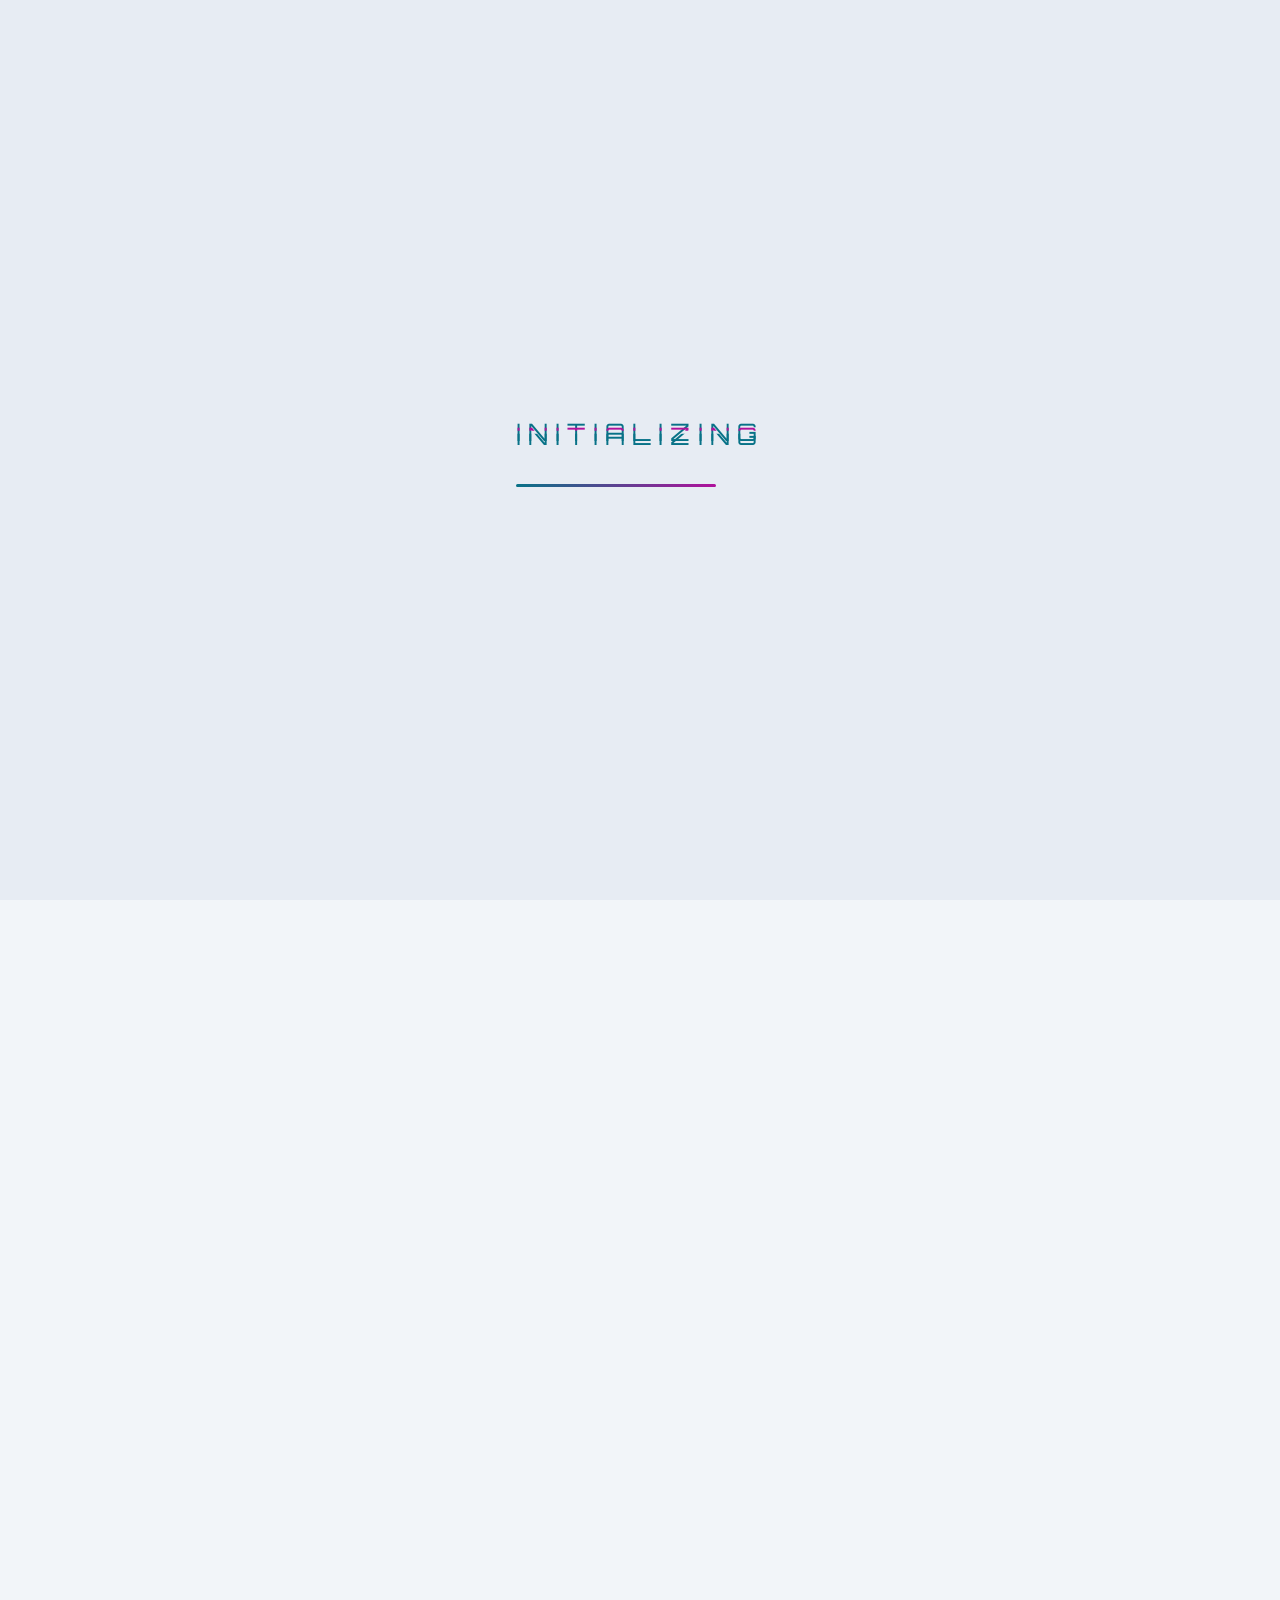
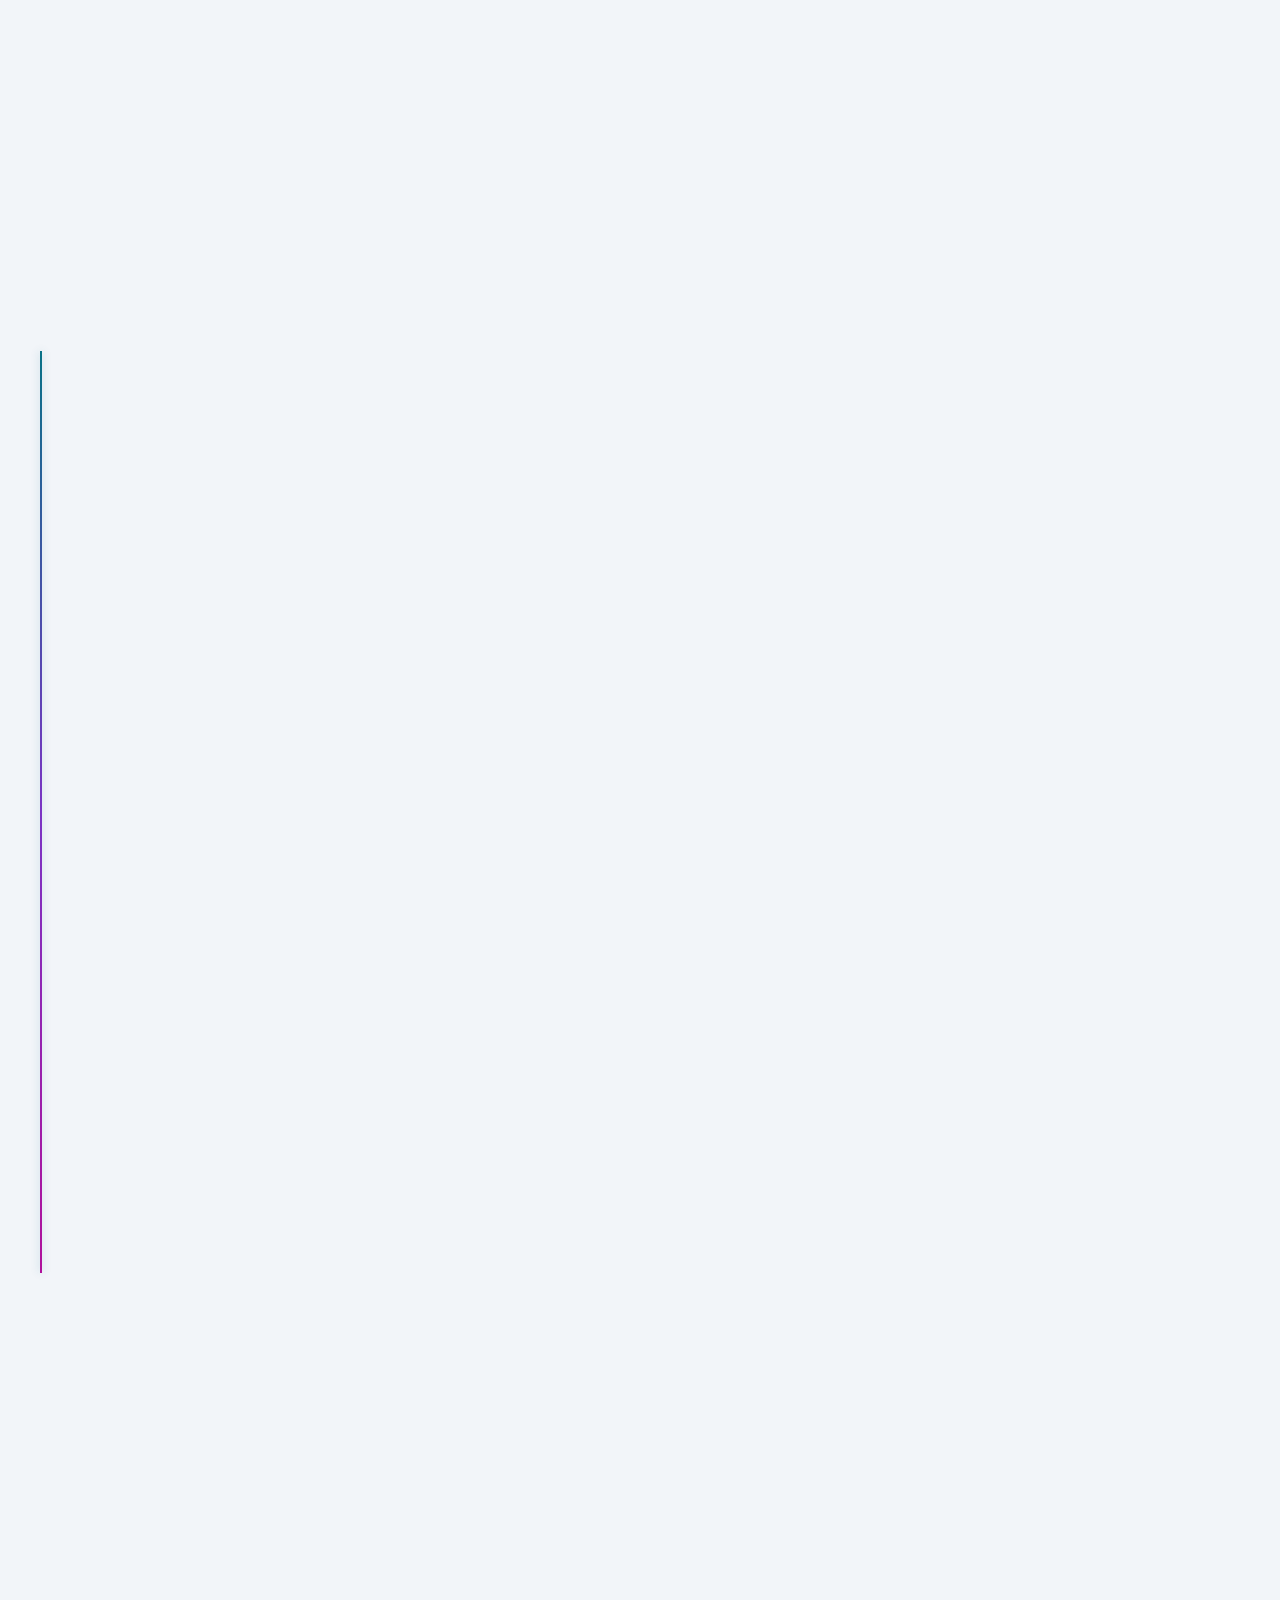
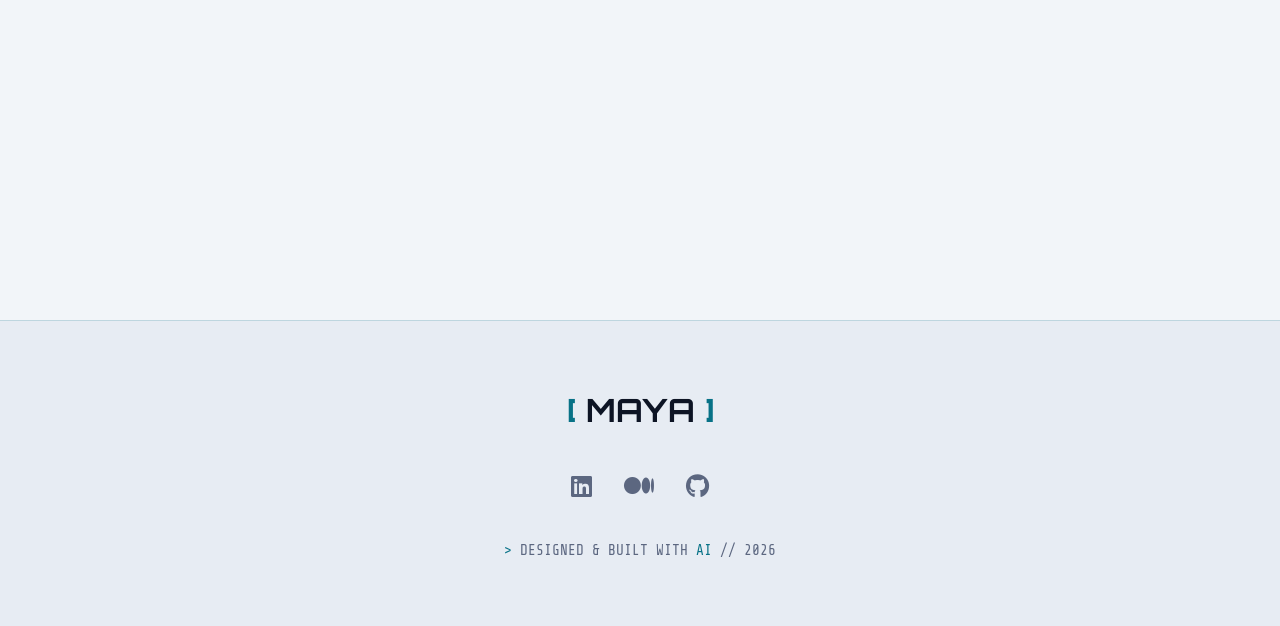
<file: index.html>
<!DOCTYPE html>
<html lang="en">
<head>
    <!-- Google tag (gtag.js) -->
    <script async src="https://www.googletagmanager.com/gtag/js?id=G-RZPG571E34"></script>
    <script>
      window.dataLayer = window.dataLayer || [];
      function gtag(){dataLayer.push(arguments);}
      gtag('js', new Date());
      gtag('config', 'G-RZPG571E34');
    </script>
    <meta charset="UTF-8">
    <meta name="viewport" content="width=device-width, initial-scale=1.0">
    <meta name="description" content="Mayakrishnan R - GTM Technical Architect (RevOps) specializing in AI-driven GTM processes, revenue automation, and data pipeline engineering">
    <title>Mayakrishnan | RevOps Tech Leader</title>
    <link rel="icon" type="image/svg+xml" href="favicon.svg">
    <link rel="stylesheet" href="styles.css">
    <link rel="stylesheet" href="https://cdnjs.cloudflare.com/ajax/libs/font-awesome/6.4.0/css/all.min.css">
    <link rel="preconnect" href="https://fonts.googleapis.com">
    <link rel="preconnect" href="https://fonts.gstatic.com" crossorigin>
    <link href="https://fonts.googleapis.com/css2?family=Orbitron:wght@400;500;600;700;800;900&family=Rajdhani:wght@300;400;500;600;700&family=Share+Tech+Mono&display=swap" rel="stylesheet">
</head>
<body>
    <!-- Preloader -->
    <div class="preloader" id="preloader">
        <div class="loader">
            <div class="loader-text">
                <span data-text="INITIALIZING">INITIALIZING</span>
            </div>
            <div class="loader-bar">
                <div class="loader-progress"></div>
            </div>
        </div>
    </div>

    <!-- Scanlines Overlay -->
    <div class="scanlines"></div>

    <!-- Cursor Glow -->
    <div class="cursor-glow" id="cursorGlow"></div>

    <!-- Grid Background -->
    <div class="grid-bg"></div>

    <!-- Floating Particles -->
    <div class="particles" id="particles"></div>

    <!-- Navigation -->
    <nav class="nav" id="nav">
        <div class="nav-container">
            <a href="#" class="nav-logo">
                <span class="logo-bracket">[</span>
                <span class="logo-text">MAYA</span>
                <span class="logo-bracket">]</span>
            </a>
            <div class="nav-links" id="navLinks">
                <a href="#about" class="nav-link" data-text="ABOUT">ABOUT</a>
                <a href="#projects" class="nav-link" data-text="PROJECTS">PROJECTS</a>
                <a href="#awards" class="nav-link" data-text="AWARDS">AWARDS</a>
                <a href="#blog" class="nav-link" data-text="BLOG">BLOG</a>
            </div>
            <div class="nav-actions">
                <a href="https://www.linkedin.com/in/mayakrishnan-r/" target="_blank" class="nav-social">
                    <i class="fab fa-linkedin"></i>
                </a>
                <a href="https://github.com/krismaya" target="_blank" class="nav-social">
                    <i class="fab fa-github"></i>
                </a>
            </div>
        </div>
    </nav>

    <!-- Mobile Menu Button -->
    <button class="mobile-menu-btn" id="mobileMenuBtn" aria-label="Menu">
        <span></span>
        <span></span>
        <span></span>
    </button>

    <!-- Hero Section -->
    <section id="hero" class="hero">
        <div class="hero-content">
            <div class="hero-glitch-container">
                <div class="hero-subtitle">
                    <span class="typing-text" id="typingText"></span>
                    <span class="cursor">_</span>
                </div>
                <h1 class="hero-title glitch" data-text="MAYAKRISHNAN">MAYAKRISHNAN</h1>
            </div>

            <div class="hero-role">
                <span class="role-line"></span>
                <span class="role-text">GTM TECHNICAL ARCHITECT (REVOPS)</span>
                <span class="role-line"></span>
            </div>

            <p class="hero-desc">
                Building <span class="highlight">AI-powered</span> revenue operations systems.
                Transforming manual GTM processes into <span class="highlight">intelligent automation</span>.
            </p>

            <div class="hero-stats">
                <div class="stat-item">
                    <span class="stat-value" data-value="9">0</span>
                    <span class="stat-label">YEARS EXP</span>
                </div>
                <div class="stat-divider"></div>
                <div class="stat-item">
                    <span class="stat-value" data-value="50">0</span>
                    <span class="stat-label">PROJECTS</span>
                </div>
                <div class="stat-divider"></div>
                <div class="stat-item">
                    <span class="stat-value" data-value="100">0</span>
                    <span class="stat-label">AUTOMATIONS</span>
                </div>
            </div>

            <div class="hero-cta">
                <a href="#projects" class="btn btn-primary">
                    <span class="btn-text">VIEW PROJECTS</span>
                    <span class="btn-icon"><i class="fas fa-arrow-right"></i></span>
                </a>
                <a href="#about" class="btn btn-secondary">
                    <span class="btn-text">LEARN MORE</span>
                </a>
            </div>
        </div>

        <div class="scroll-indicator">
            <span class="scroll-text">SCROLL</span>
            <div class="scroll-line">
                <div class="scroll-dot"></div>
            </div>
        </div>
    </section>

    <!-- About Section -->
    <section id="about" class="section">
        <div class="container">
            <div class="section-header reveal-up">
                <span class="section-number">01</span>
                <h2 class="section-title glitch-hover" data-text="ABOUT_ME">ABOUT_ME</h2>
                <div class="section-line"></div>
            </div>

            <div class="about-grid">
                <div class="about-text reveal-left">
                    <p class="about-lead">
                        > <span class="highlight">9+ years</span> of experience building revenue operations systems at Kissflow,
                        transforming manual processes into AI-powered automation.
                    </p>
                    <p>
                        My journey started as a Software Engineer, evolved through Marketing Tech and RevOps Systems leadership.
                        I've built systems that streamline lead generation, automate CRM workflows, predict customer churn,
                        and create unified data pipelines across sales, marketing, and finance.
                    </p>
                    <p>
                        From developing the Customer Success Platform (Unify) to creating engagement scoring systems and
                        implementing AI-driven competitor intelligence, I specialize in reducing manual effort and accelerating
                        revenue generation through intelligent automation.
                    </p>
                </div>

                <div class="skills-container reveal-right">
                    <h3 class="skills-title">> TECH_STACK</h3>
                    <div class="skills-grid">
                        <div class="skill-item" data-skill="AI Agents">
                            <div class="skill-icon"><i class="fas fa-server"></i></div>
                            <span class="skill-name">AI Agents</span>
                        </div>
                        <div class="skill-item" data-skill="GenAI">
                            <div class="skill-icon"><i class="fas fa-microchip"></i></div>
                            <span class="skill-name">GenAI</span>
                        </div>
                        <div class="skill-item" data-skill="RAG">
                            <div class="skill-icon"><i class="fas fa-layer-group"></i></div>
                            <span class="skill-name">RAG Systems</span>
                        </div>
                        <div class="skill-item" data-skill="HubSpot">
                            <div class="skill-icon"><i class="fab fa-hubspot"></i></div>
                            <span class="skill-name">HubSpot</span>
                        </div>
                        <div class="skill-item" data-skill="Python">
                            <div class="skill-icon"><i class="fab fa-python"></i></div>
                            <span class="skill-name">Python</span>
                        </div>
                        <div class="skill-item" data-skill="RevOps">
                            <div class="skill-icon"><i class="fas fa-chart-line"></i></div>
                            <span class="skill-name">RevOps</span>
                        </div>
                        <div class="skill-item" data-skill="CRM">
                            <div class="skill-icon"><i class="fas fa-database"></i></div>
                            <span class="skill-name">CRM</span>
                        </div>
                        <div class="skill-item" data-skill="Automation">
                            <div class="skill-icon"><i class="fas fa-robot"></i></div>
                            <span class="skill-name">Automation</span>
                        </div>
                        <div class="skill-item" data-skill="GCP">
                            <div class="skill-icon"><i class="fab fa-google"></i></div>
                            <span class="skill-name">GCP</span>
                        </div>
                        <div class="skill-item" data-skill="APIs">
                            <div class="skill-icon"><i class="fas fa-plug"></i></div>
                            <span class="skill-name">APIs</span>
                        </div>
                    </div>
                </div>
            </div>
        </div>
    </section>

    <!-- Projects Section -->
    <section id="projects" class="section">
        <div class="container">
            <div class="section-header reveal-up">
                <span class="section-number">02</span>
                <h2 class="section-title glitch-hover" data-text="PROJECTS">PROJECTS</h2>
                <div class="section-line"></div>
            </div>

            <div class="projects-grid">
                <!-- Project 1 -->
                <article class="project-card reveal-up" data-delay="0">
                    <div class="project-card-inner">
                        <div class="project-header">
                            <div class="project-icon">
                                <i class="fas fa-diagram-project"></i>
                            </div>
                            <span class="project-status status-live">LIVE</span>
                        </div>
                        <h3 class="project-title">Data Enrichment Portal</h3>
                        <p class="project-desc">
                            Orchestrated enrichment engine that runs a cost-ordered waterfall across
                            ZoomInfo, Apollo and Gemini grounded research. Every field carries source,
                            confidence and provenance &mdash; the system researches first, humans
                            validate, then it writes back to the CRM.
                        </p>
                        <div class="project-tags">
                            <span class="tag">Orchestration</span>
                            <span class="tag">GenAI</span>
                            <span class="tag">Enrichment</span>
                        </div>
                        <div class="project-glow"></div>
                    </div>
                </article>

                <!-- Project 2 -->
                <article class="project-card reveal-up" data-delay="100">
                    <div class="project-card-inner">
                        <div class="project-header">
                            <div class="project-icon">
                                <i class="fas fa-money-check-dollar"></i>
                            </div>
                            <span class="project-status status-live">LIVE</span>
                        </div>
                        <h3 class="project-title has-tagline">Incentify</h3>
                        <p class="project-tagline">Commission &amp; Incentive System</p>
                        <p class="project-desc">
                            Replaces 14 linked Excel tabs with a quarter-versioned calculation engine
                            &mdash; multi-year rates, attainment accelerators, SPIFFs and churn clawback.
                            Reps get self-service visibility, admins get a controlled edit and approval surface.
                        </p>
                        <div class="project-tags">
                            <span class="tag">Commission</span>
                            <span class="tag">Next.js</span>
                            <span class="tag">Prisma</span>
                        </div>
                        <div class="project-glow"></div>
                    </div>
                </article>

                <!-- Project 3 -->
                <article class="project-card reveal-up" data-delay="200">
                    <div class="project-card-inner">
                        <div class="project-header">
                            <div class="project-icon">
                                <i class="fas fa-layer-group"></i>
                            </div>
                            <span class="project-status status-live">LIVE</span>
                        </div>
                        <h3 class="project-title">Unified GTM Interface</h3>
                        <p class="project-desc">
                            Centralized knowledge hub with LLM-powered chat interface for instant insights.
                            Extracts intelligence from meeting transcriptions and recordings.
                        </p>
                        <div class="project-tags">
                            <span class="tag">LLM</span>
                            <span class="tag">Document AI</span>
                            <span class="tag">Python</span>
                        </div>
                        <div class="project-glow"></div>
                    </div>
                </article>

                <!-- Project 4 -->
                <article class="project-card reveal-up" data-delay="300">
                    <div class="project-card-inner">
                        <div class="project-header">
                            <div class="project-icon">
                                <i class="fas fa-search-dollar"></i>
                            </div>
                            <span class="project-status status-live">LIVE</span>
                        </div>
                        <h3 class="project-title">AI Competitor Extractor</h3>
                        <p class="project-desc">
                            Automated competitor intelligence system that extracts, analyzes, and tracks
                            competitive insights from multiple sources.
                        </p>
                        <div class="project-tags">
                            <span class="tag">AI/ML</span>
                            <span class="tag">NLP</span>
                            <span class="tag">Scraping</span>
                        </div>
                        <div class="project-glow"></div>
                    </div>
                </article>

                <!-- Project 5 -->
                <article class="project-card reveal-up" data-delay="400">
                    <div class="project-card-inner">
                        <div class="project-header">
                            <div class="project-icon">
                                <i class="fas fa-broadcast-tower"></i>
                            </div>
                            <span class="project-status status-live">LIVE</span>
                        </div>
                        <h3 class="project-title">Signals Platform</h3>
                        <p class="project-desc">
                            Real-time buyer intent and engagement signal tracking system that captures
                            website activity and product usage.
                        </p>
                        <div class="project-tags">
                            <span class="tag">Real-time</span>
                            <span class="tag">Analytics</span>
                            <span class="tag">Intent</span>
                        </div>
                        <div class="project-glow"></div>
                    </div>
                </article>

                <!-- Project 6 -->
                <article class="project-card reveal-up" data-delay="500">
                    <div class="project-card-inner">
                        <div class="project-header">
                            <div class="project-icon">
                                <i class="fas fa-chart-line"></i>
                            </div>
                            <span class="project-status status-live">LIVE</span>
                        </div>
                        <h3 class="project-title">Product Usage Analytics</h3>
                        <p class="project-desc">
                            Customer Success Platform (Unify) tracking usage, analyzing behavior patterns,
                            and predicting churn probability using ML models.
                        </p>
                        <div class="project-tags">
                            <span class="tag">ML</span>
                            <span class="tag">Churn</span>
                            <span class="tag">Python</span>
                        </div>
                        <div class="project-glow"></div>
                    </div>
                </article>

                <!-- Project 7 -->
                <article class="project-card reveal-up" data-delay="600">
                    <div class="project-card-inner">
                        <div class="project-header">
                            <div class="project-icon">
                                <i class="fas fa-robot"></i>
                            </div>
                            <span class="project-status status-live">LIVE</span>
                        </div>
                        <h3 class="project-title">CRM Data Hygiene Bot</h3>
                        <p class="project-desc">
                            Automated data governance system maintaining CRM data quality through
                            validation rules and duplicate detection.
                        </p>
                        <div class="project-tags">
                            <span class="tag">Automation</span>
                            <span class="tag">CRM</span>
                            <span class="tag">Quality</span>
                        </div>
                        <div class="project-glow"></div>
                    </div>
                </article>

                <!-- Project 8 -->
                <article class="project-card reveal-up" data-delay="700">
                    <div class="project-card-inner">
                        <div class="project-header">
                            <div class="project-icon">
                                <i class="fas fa-microphone-alt"></i>
                            </div>
                            <span class="project-status status-ongoing">DEV</span>
                        </div>
                        <h3 class="project-title">Meeting-to-CRM Bot</h3>
                        <p class="project-desc">
                            AI-powered system extracting insights from meeting recordings and
                            automatically populating CRM fields.
                        </p>
                        <div class="project-tags">
                            <span class="tag">GenAI</span>
                            <span class="tag">STT</span>
                            <span class="tag">CRM</span>
                        </div>
                        <div class="project-glow"></div>
                    </div>
                </article>
            </div>
        </div>
    </section>

    <!-- Awards Section -->
    <section id="awards" class="section">
        <div class="container">
            <div class="section-header reveal-up">
                <span class="section-number">03</span>
                <h2 class="section-title glitch-hover" data-text="AWARDS">AWARDS</h2>
                <div class="section-line"></div>
            </div>

            <div class="awards-timeline">
                <div class="timeline-line"></div>

                <article class="award-item reveal-left" data-delay="0">
                    <div class="award-year">2026</div>
                    <div class="award-content">
                        <div class="award-dot"></div>
                        <h3 class="award-title">RevOps Champion</h3>
                        <p class="award-org">Kissflow Inc</p>
                        <p class="award-desc">
                            Recognized for managing the systems and tools across GTM effectively,
                            and for collaborating with stakeholders to get projects delivered.
                        </p>
                    </div>
                </article>

                <article class="award-item reveal-right" data-delay="100">
                    <div class="award-year">2024</div>
                    <div class="award-content">
                        <div class="award-dot"></div>
                        <h3 class="award-title">Kani Tamil Conference Contributor</h3>
                        <p class="award-org">Government of Tamil Nadu</p>
                        <p class="award-desc">
                            Contributed to creating a GenAI-based Thirukural web application,
                            making ancient Tamil wisdom accessible through modern AI technology.
                        </p>
                        <a href="https://thirukural.ai" target="_blank" class="award-link">
                            <span>thirukural.ai</span>
                            <i class="fas fa-external-link-alt"></i>
                        </a>
                    </div>
                </article>

                <article class="award-item reveal-left" data-delay="200">
                    <div class="award-year">2018</div>
                    <div class="award-content">
                        <div class="award-dot"></div>
                        <h3 class="award-title">IC Award - Customer Success</h3>
                        <p class="award-org">Kissflow Inc</p>
                        <p class="award-desc">
                            Recognized for building the Customer Success Platform (Unify),
                            enabling churn prediction through product usage analysis.
                        </p>
                    </div>
                </article>

                <article class="award-item reveal-right" data-delay="300">
                    <div class="award-year">2017</div>
                    <div class="award-content">
                        <div class="award-dot"></div>
                        <h3 class="award-title">Man of Automation</h3>
                        <p class="award-org">Kissflow Inc</p>
                        <p class="award-desc">
                            Awarded for integrating sales and marketing processes through
                            custom-built automation applications.
                        </p>
                    </div>
                </article>
            </div>
        </div>
    </section>

    <!-- Blog Section -->
    <section id="blog" class="section">
        <div class="container">
            <div class="section-header reveal-up">
                <span class="section-number">04</span>
                <h2 class="section-title glitch-hover" data-text="BLOG">BLOG</h2>
                <div class="section-line"></div>
            </div>

            <div class="content-tabs reveal-up">
                <button class="tab-btn active" data-tab="medium">
                    <i class="fab fa-medium"></i>
                    <span>MEDIUM</span>
                </button>
                <button class="tab-btn" data-tab="linkedin">
                    <i class="fab fa-linkedin"></i>
                    <span>LINKEDIN</span>
                </button>
            </div>

            <div id="loading" class="loading">
                <div class="loader-ring"></div>
                <span>LOADING_POSTS...</span>
            </div>

            <div id="medium-content" class="blog-grid active"></div>

            <div id="linkedin-content" class="blog-grid">
                <article class="blog-card">
                    <div class="blog-card-inner">
                        <div class="blog-icon">
                            <i class="fab fa-linkedin"></i>
                        </div>
                        <h3 class="blog-title">Connect on LinkedIn</h3>
                        <p class="blog-excerpt">
                            Follow my professional journey, insights, and connect with me
                            for real-time updates on AI and technology trends.
                        </p>
                        <a href="https://www.linkedin.com/in/mayakrishnan-r/" target="_blank" class="blog-link">
                            <span>VIEW PROFILE</span>
                            <i class="fas fa-arrow-right"></i>
                        </a>
                    </div>
                </article>
            </div>
        </div>
    </section>

    <!-- Footer -->
    <footer class="footer">
        <div class="footer-content">
            <div class="footer-logo">
                <span class="logo-bracket">[</span>
                <span class="logo-text">MAYA</span>
                <span class="logo-bracket">]</span>
            </div>
            <div class="footer-links">
                <a href="https://www.linkedin.com/in/mayakrishnan-r/" target="_blank">
                    <i class="fab fa-linkedin"></i>
                </a>
                <a href="https://medium.com/@krismaya1" target="_blank">
                    <i class="fab fa-medium"></i>
                </a>
                <a href="https://github.com/krismaya" target="_blank">
                    <i class="fab fa-github"></i>
                </a>
            </div>
            <p class="footer-text">
                <span class="terminal-prompt">></span> DESIGNED & BUILT WITH <span class="highlight">AI</span> // <span id="currentYear"></span>
            </p>
        </div>
    </footer>

    <script src="script.js"></script>
</body>
</html>
</file>
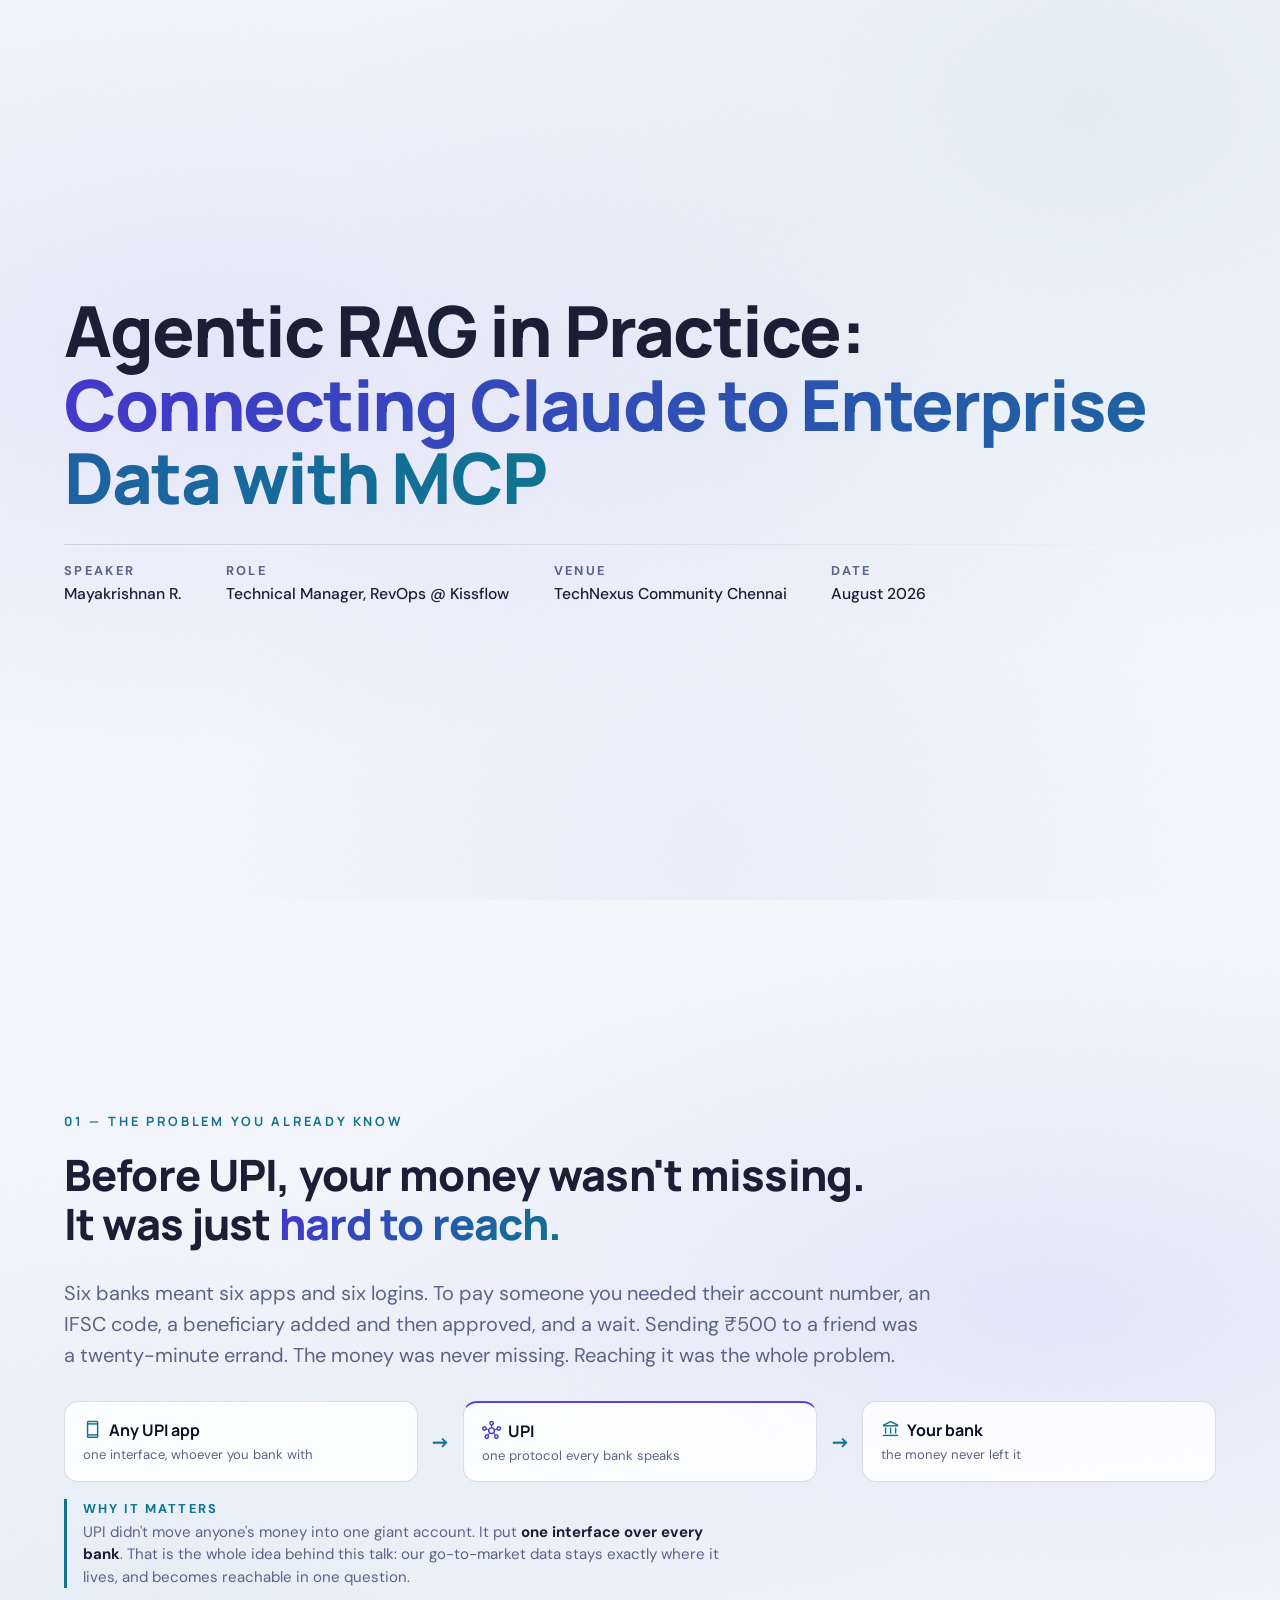
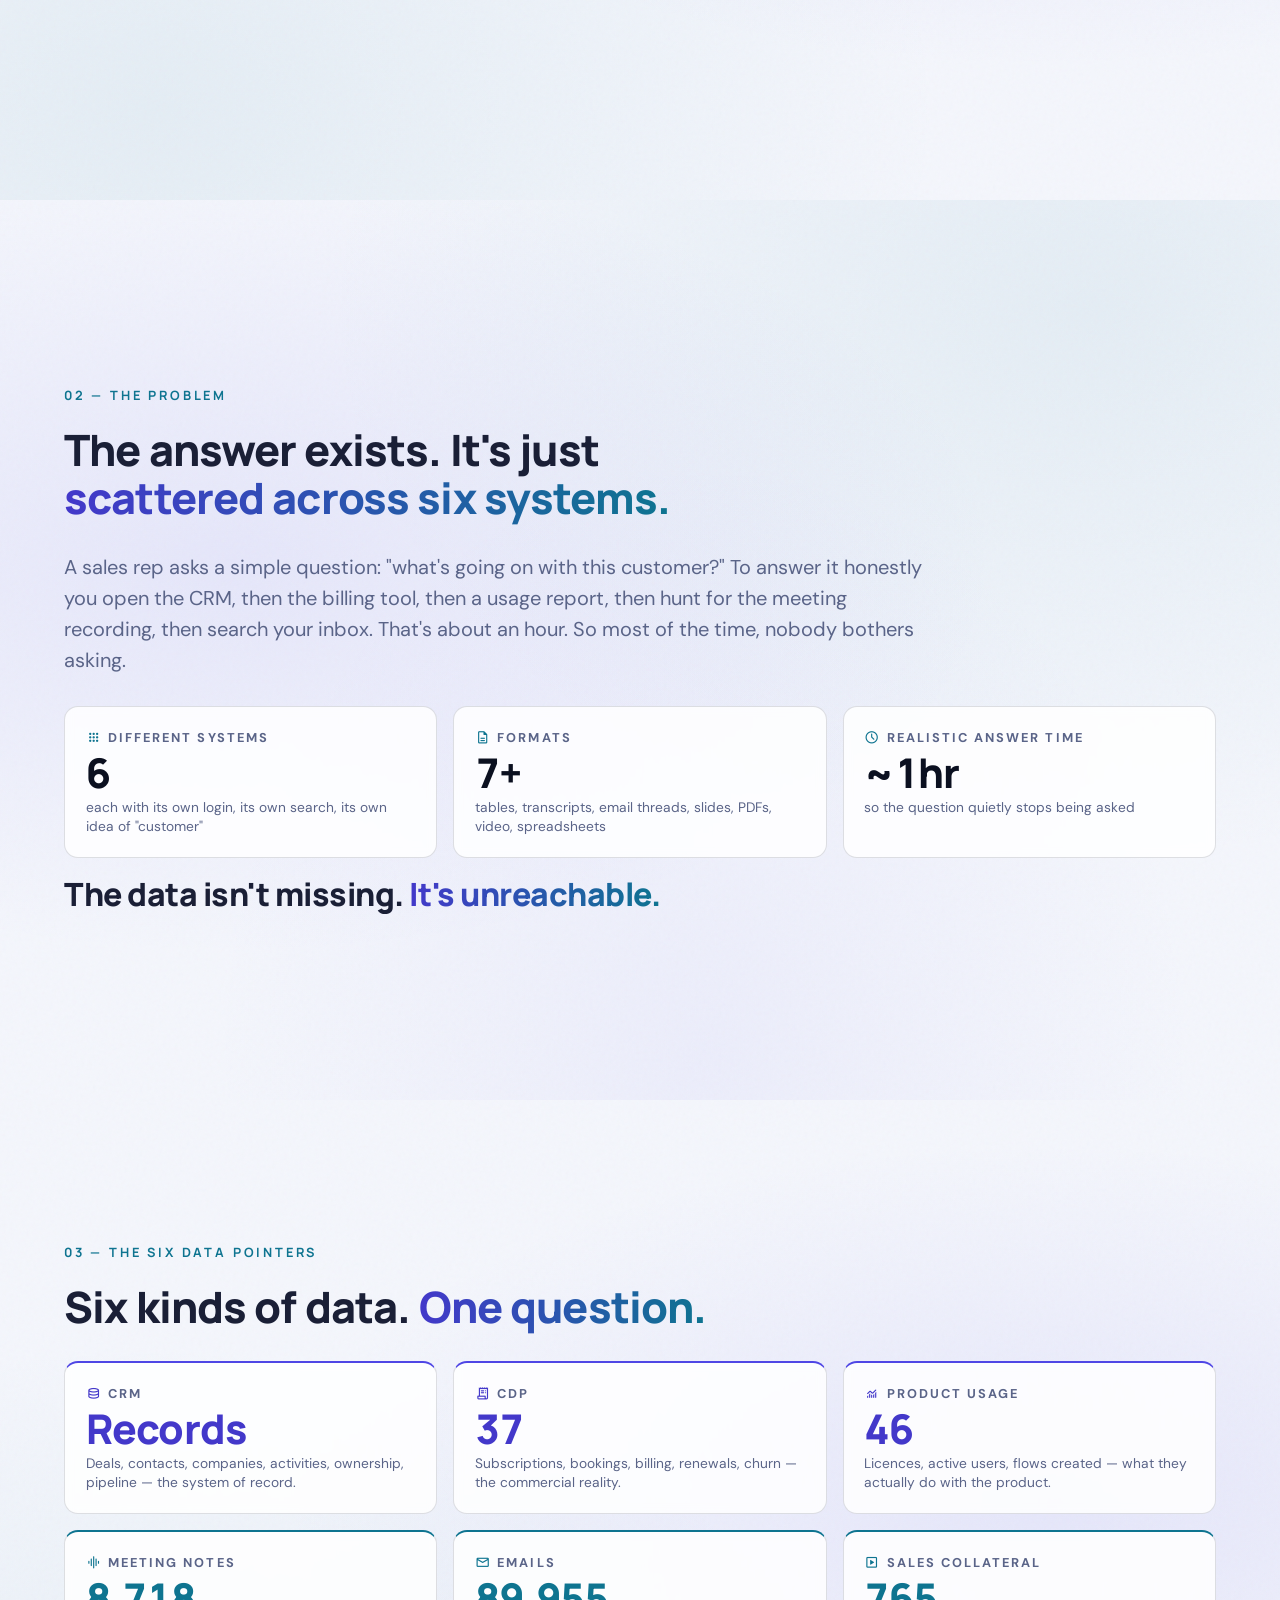
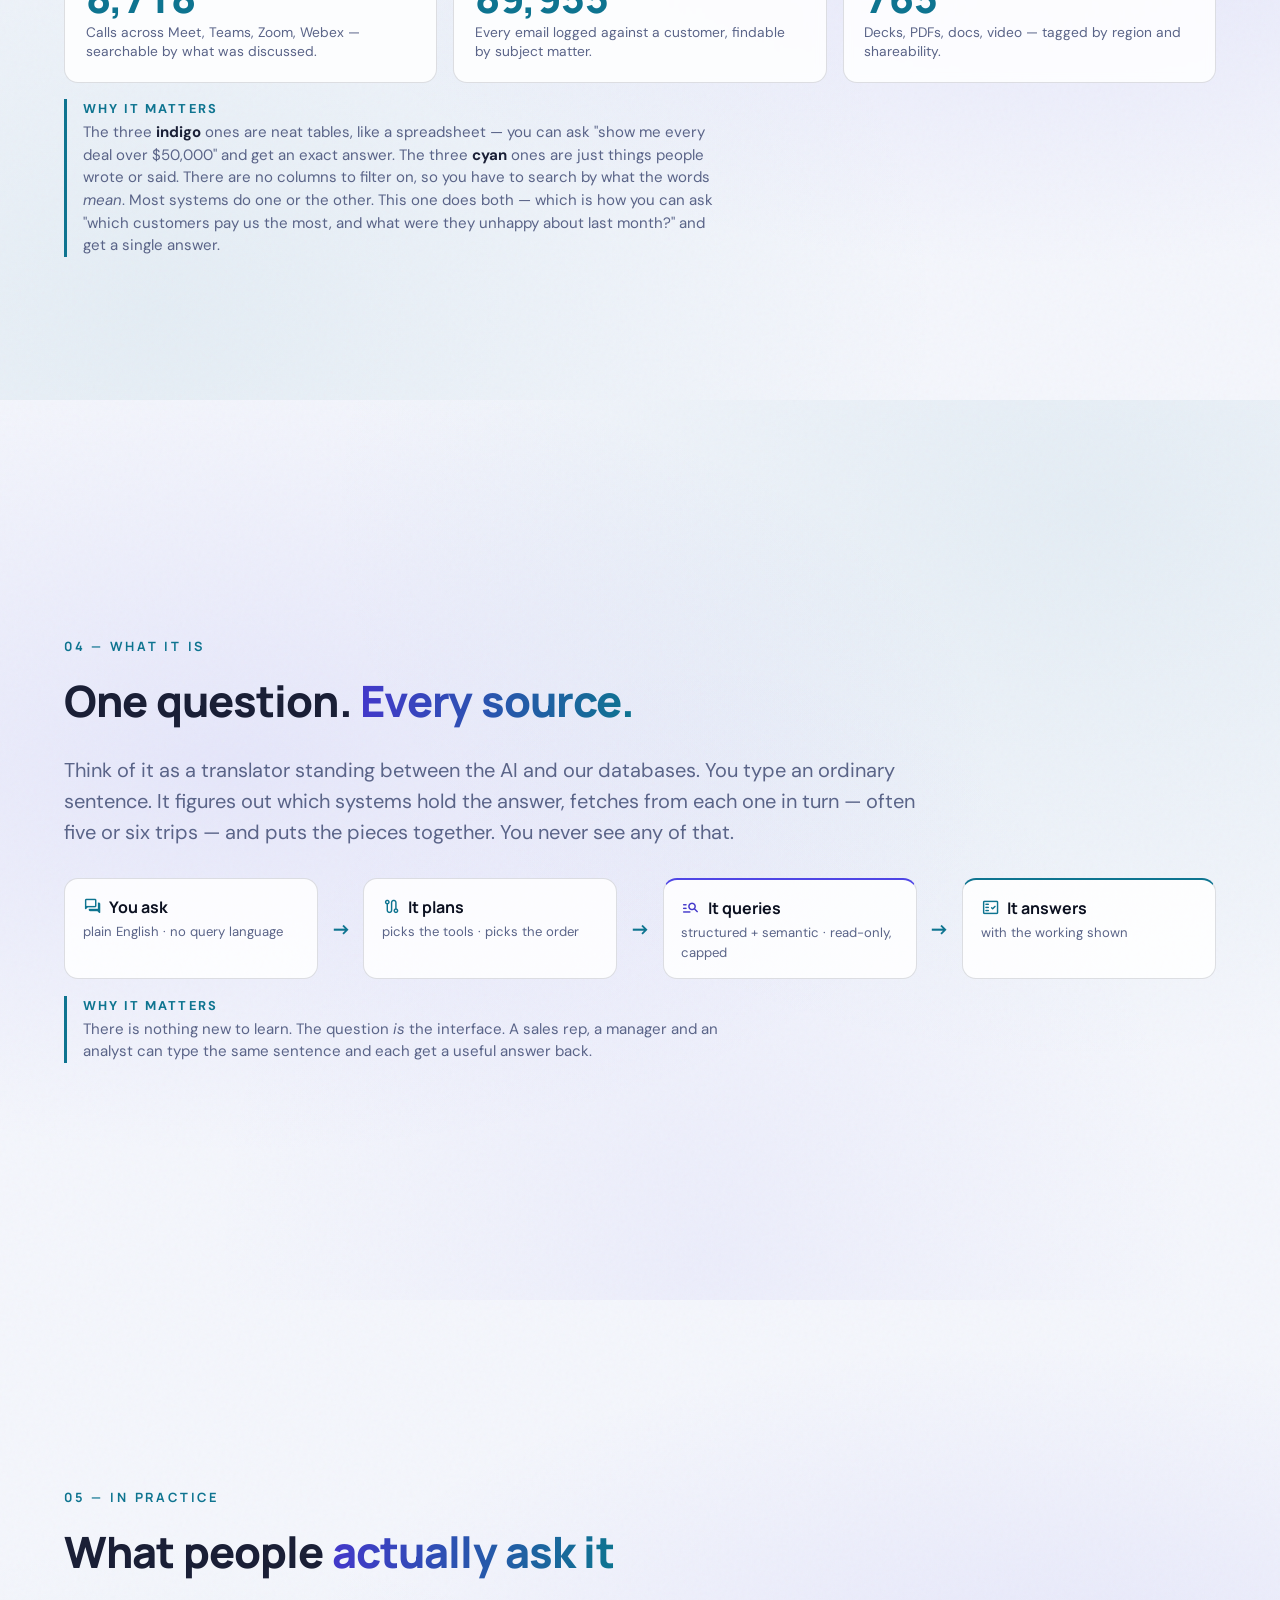
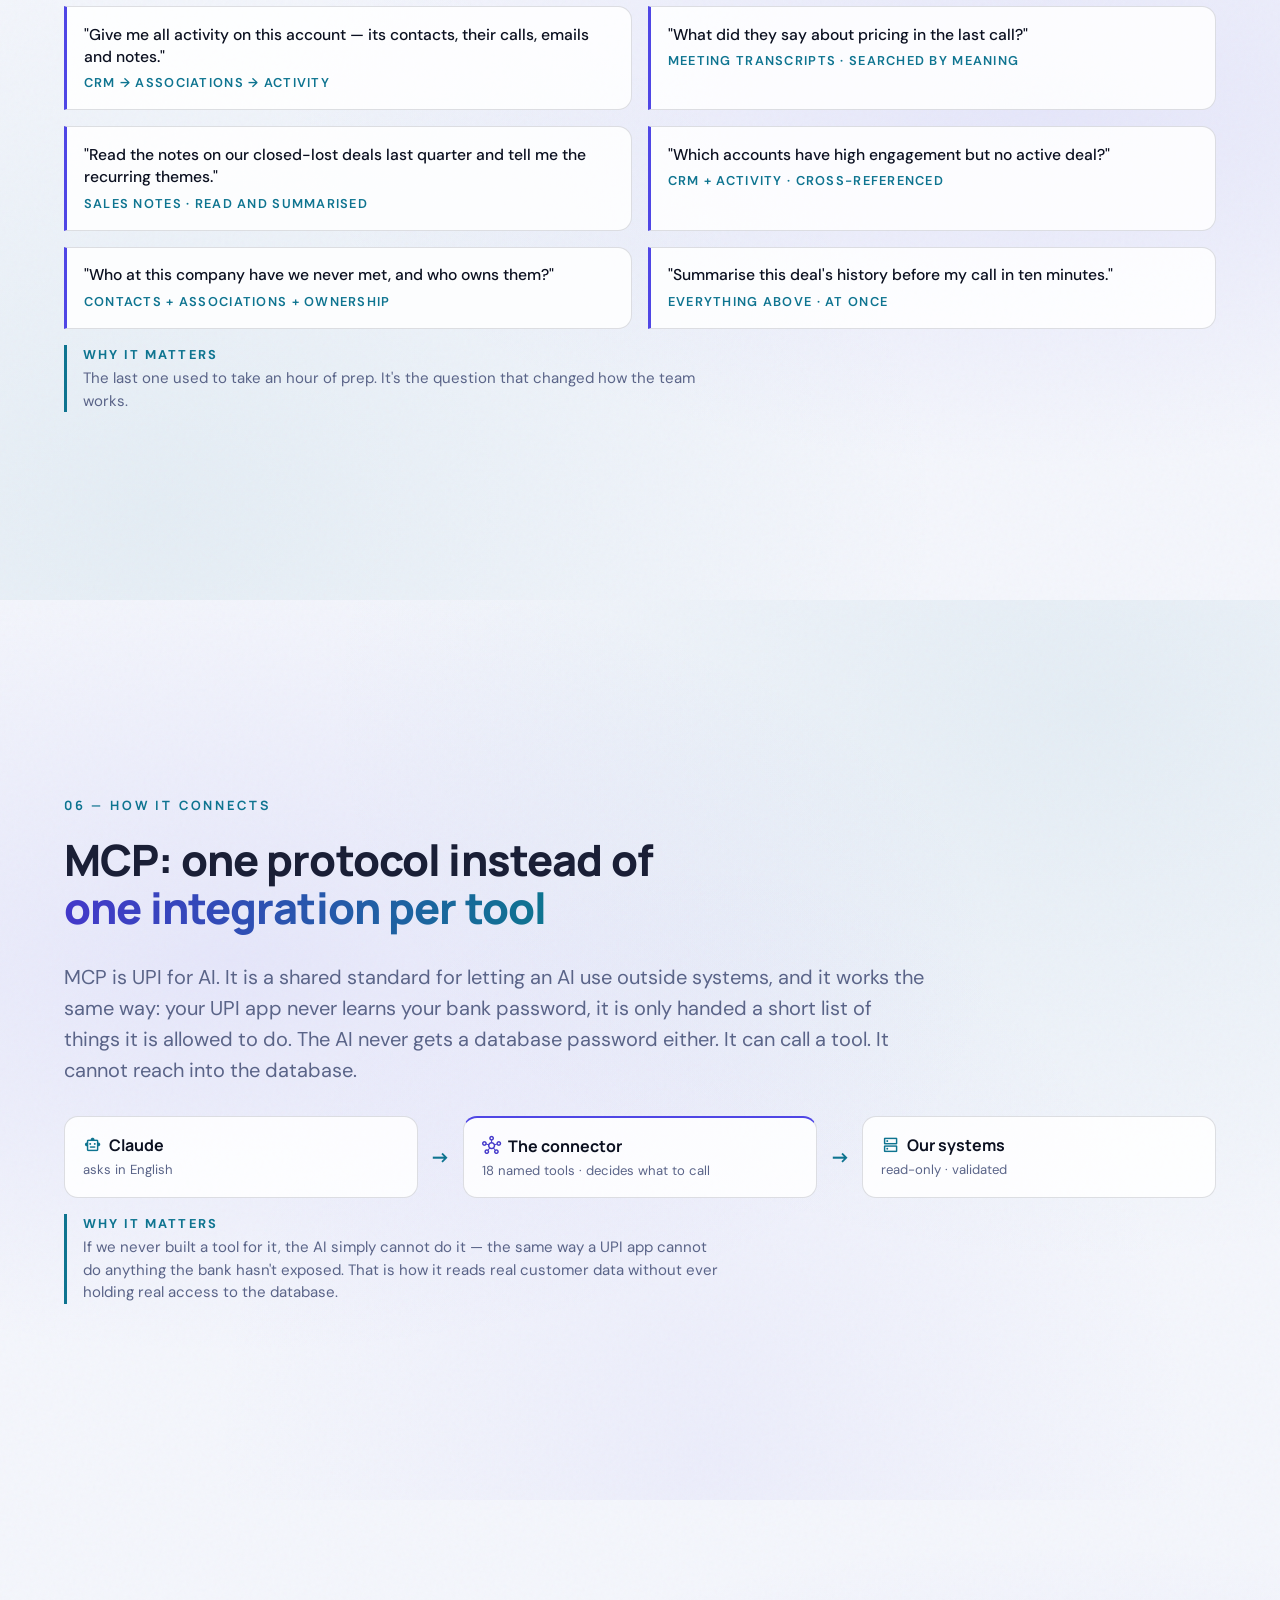
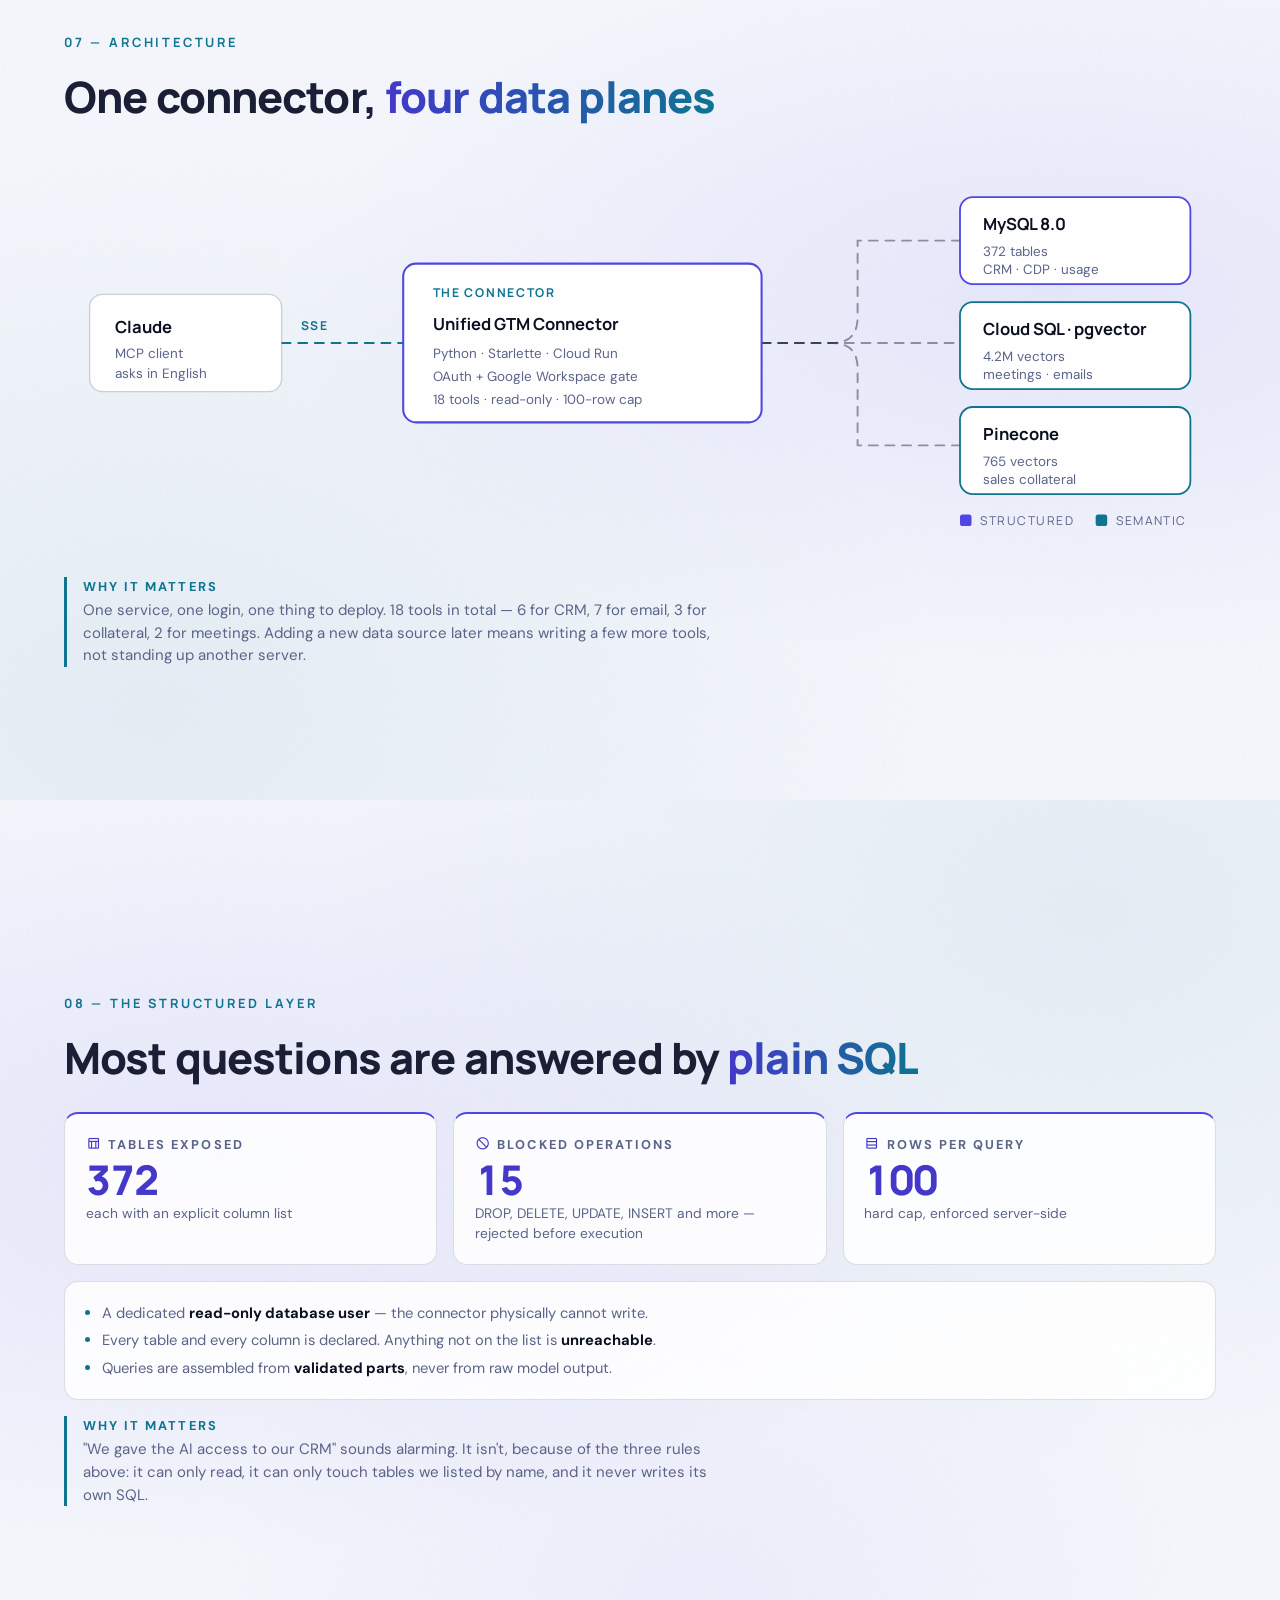
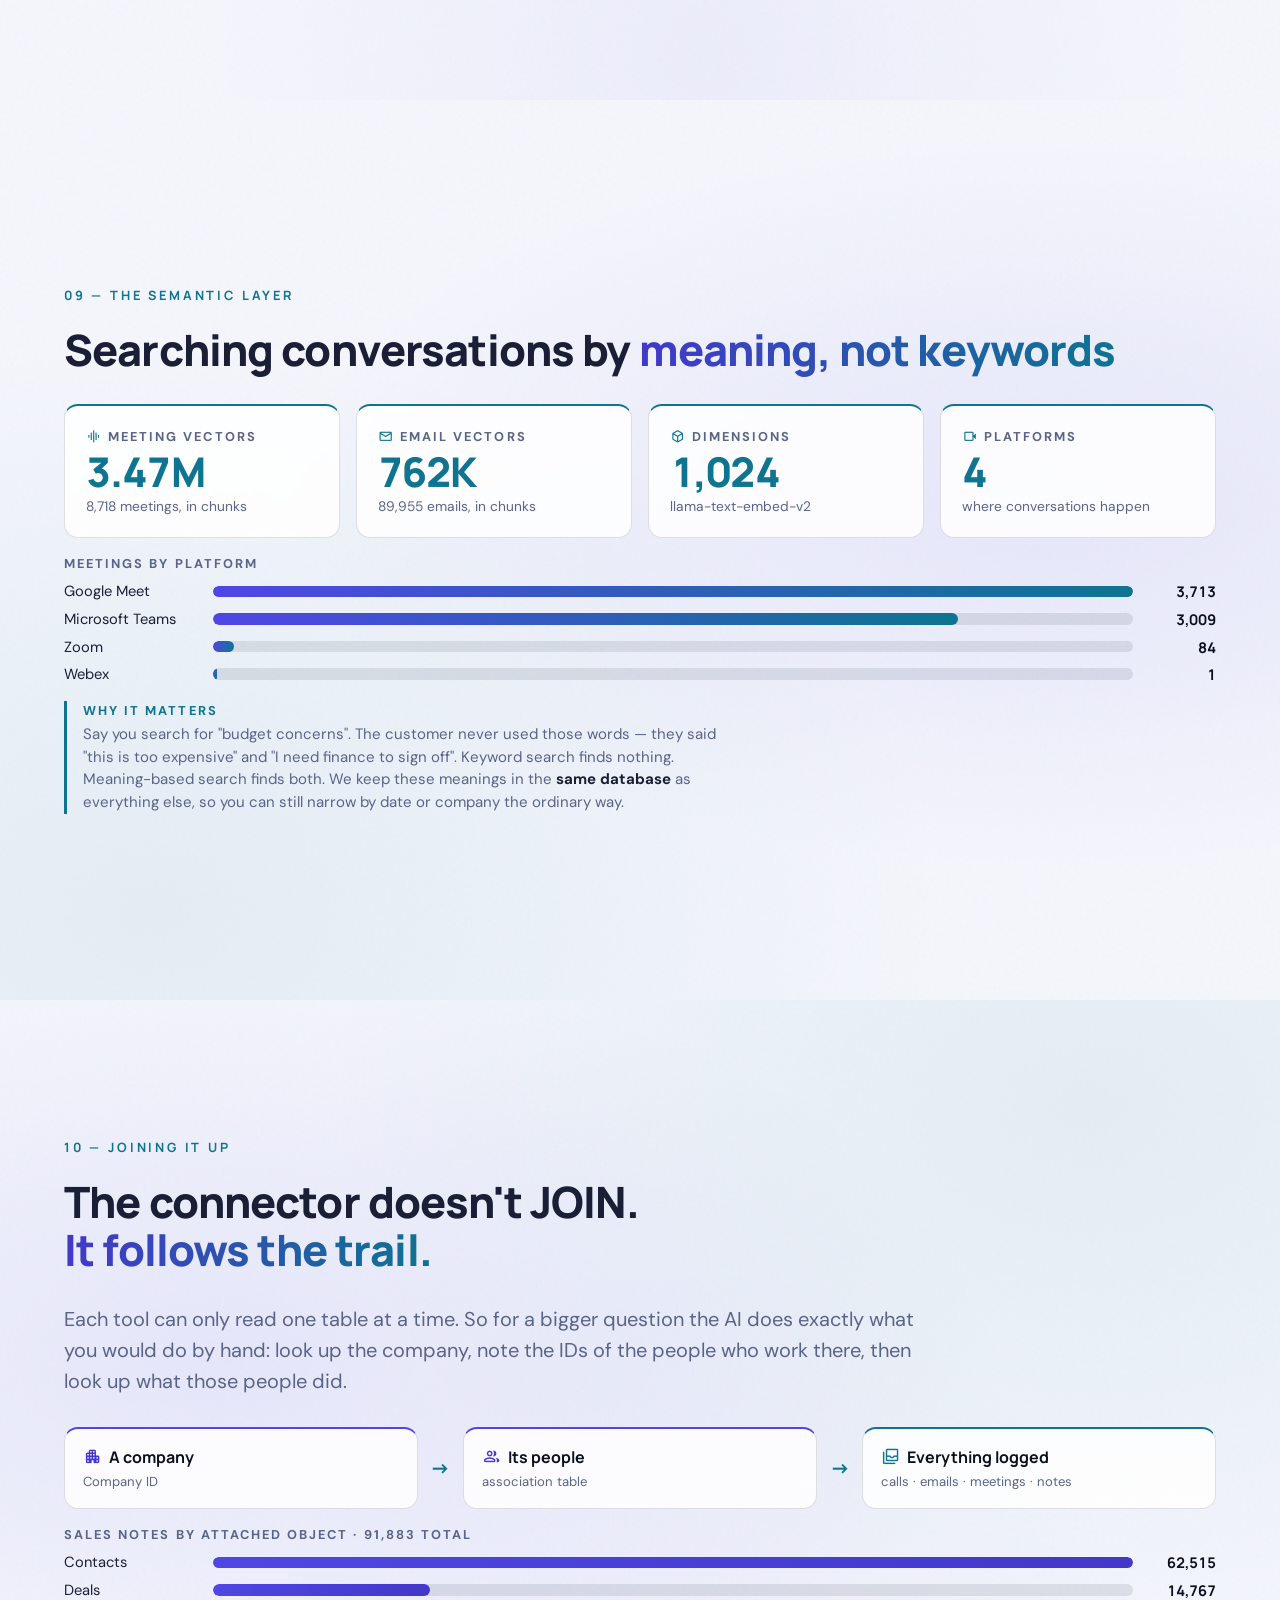
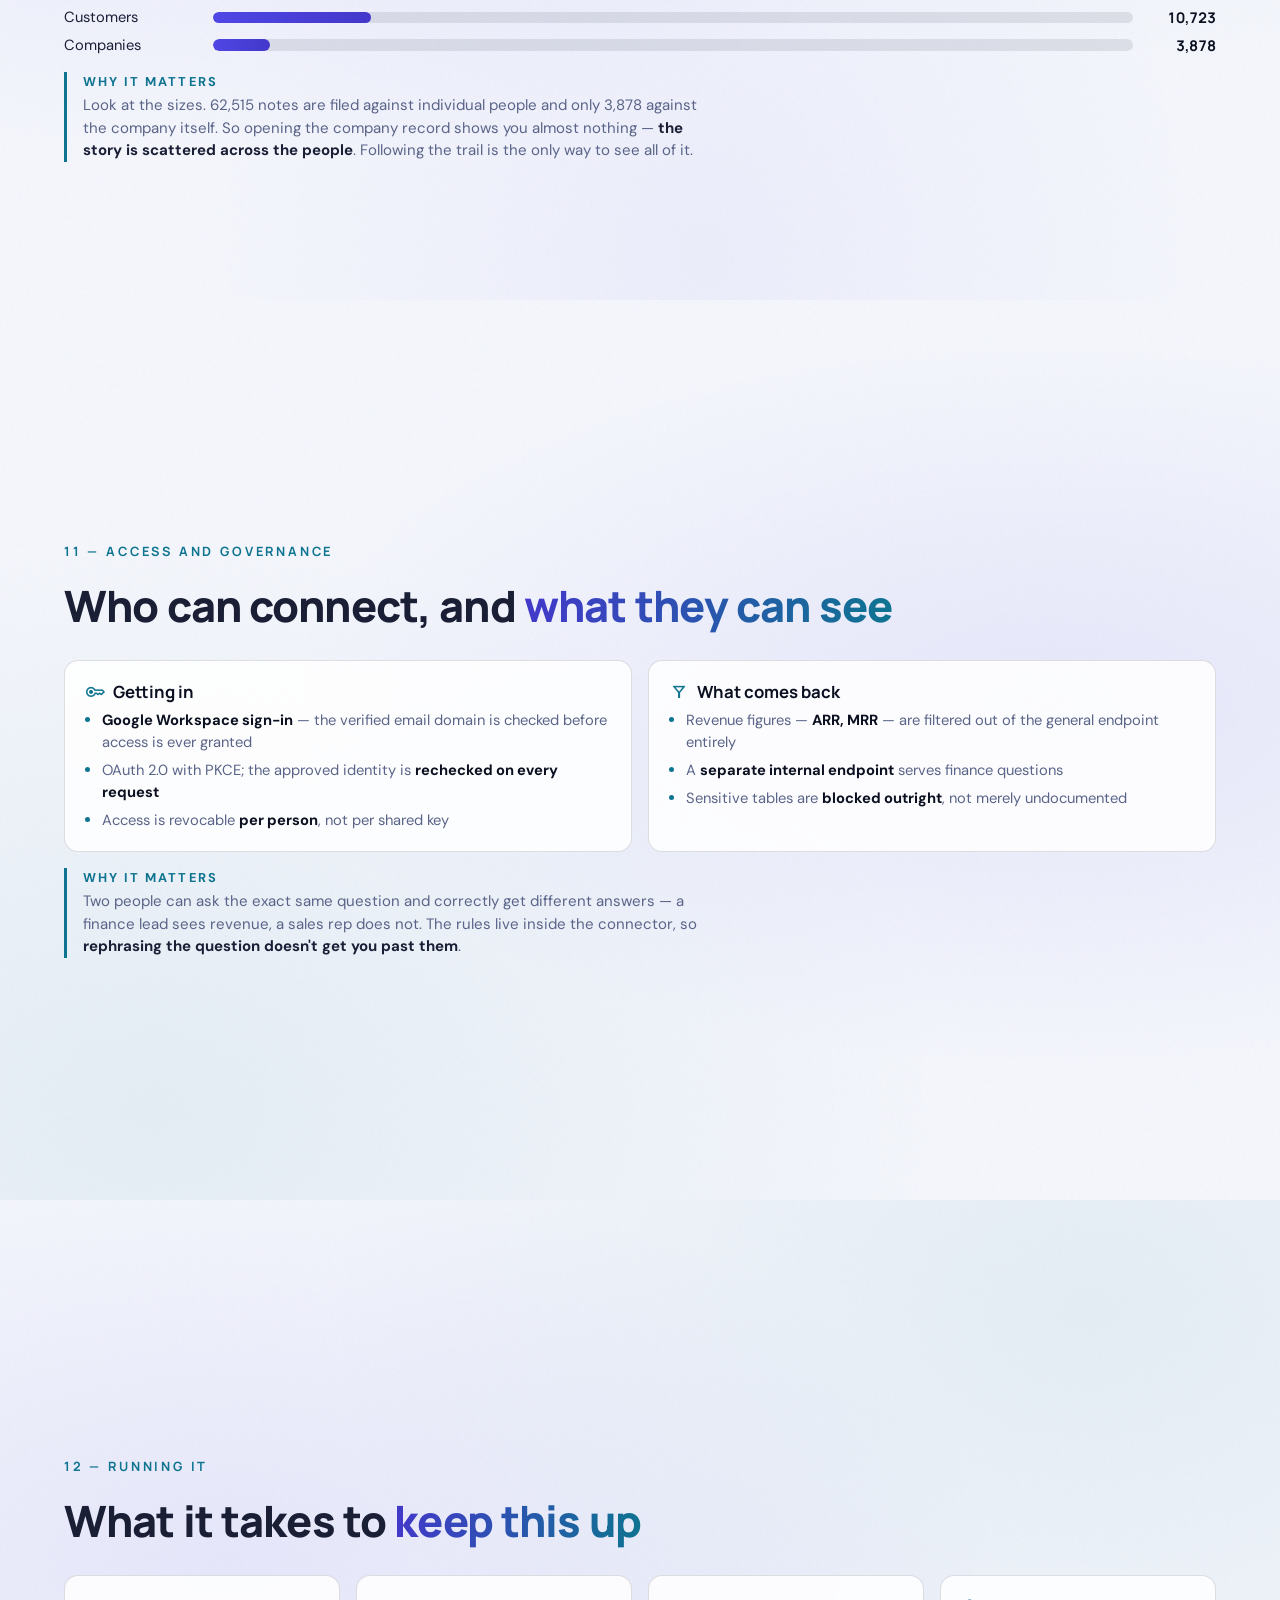
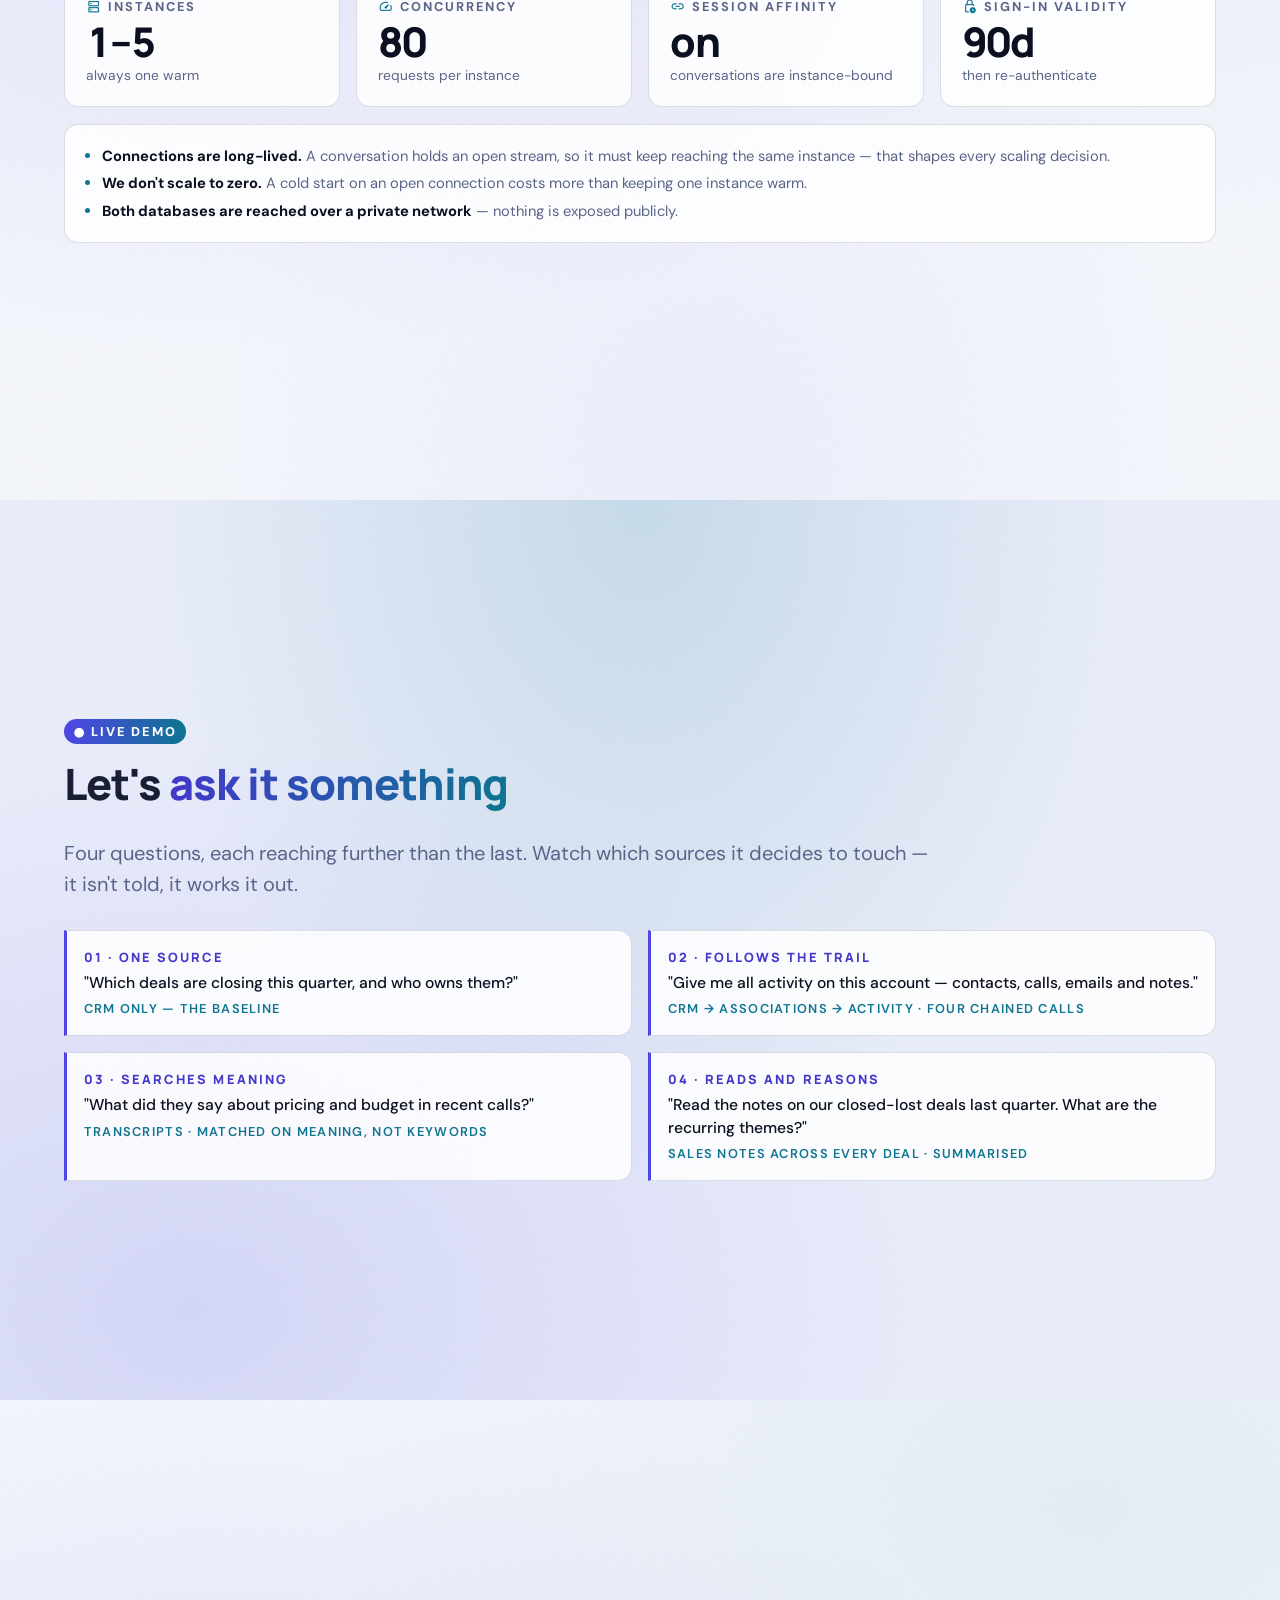
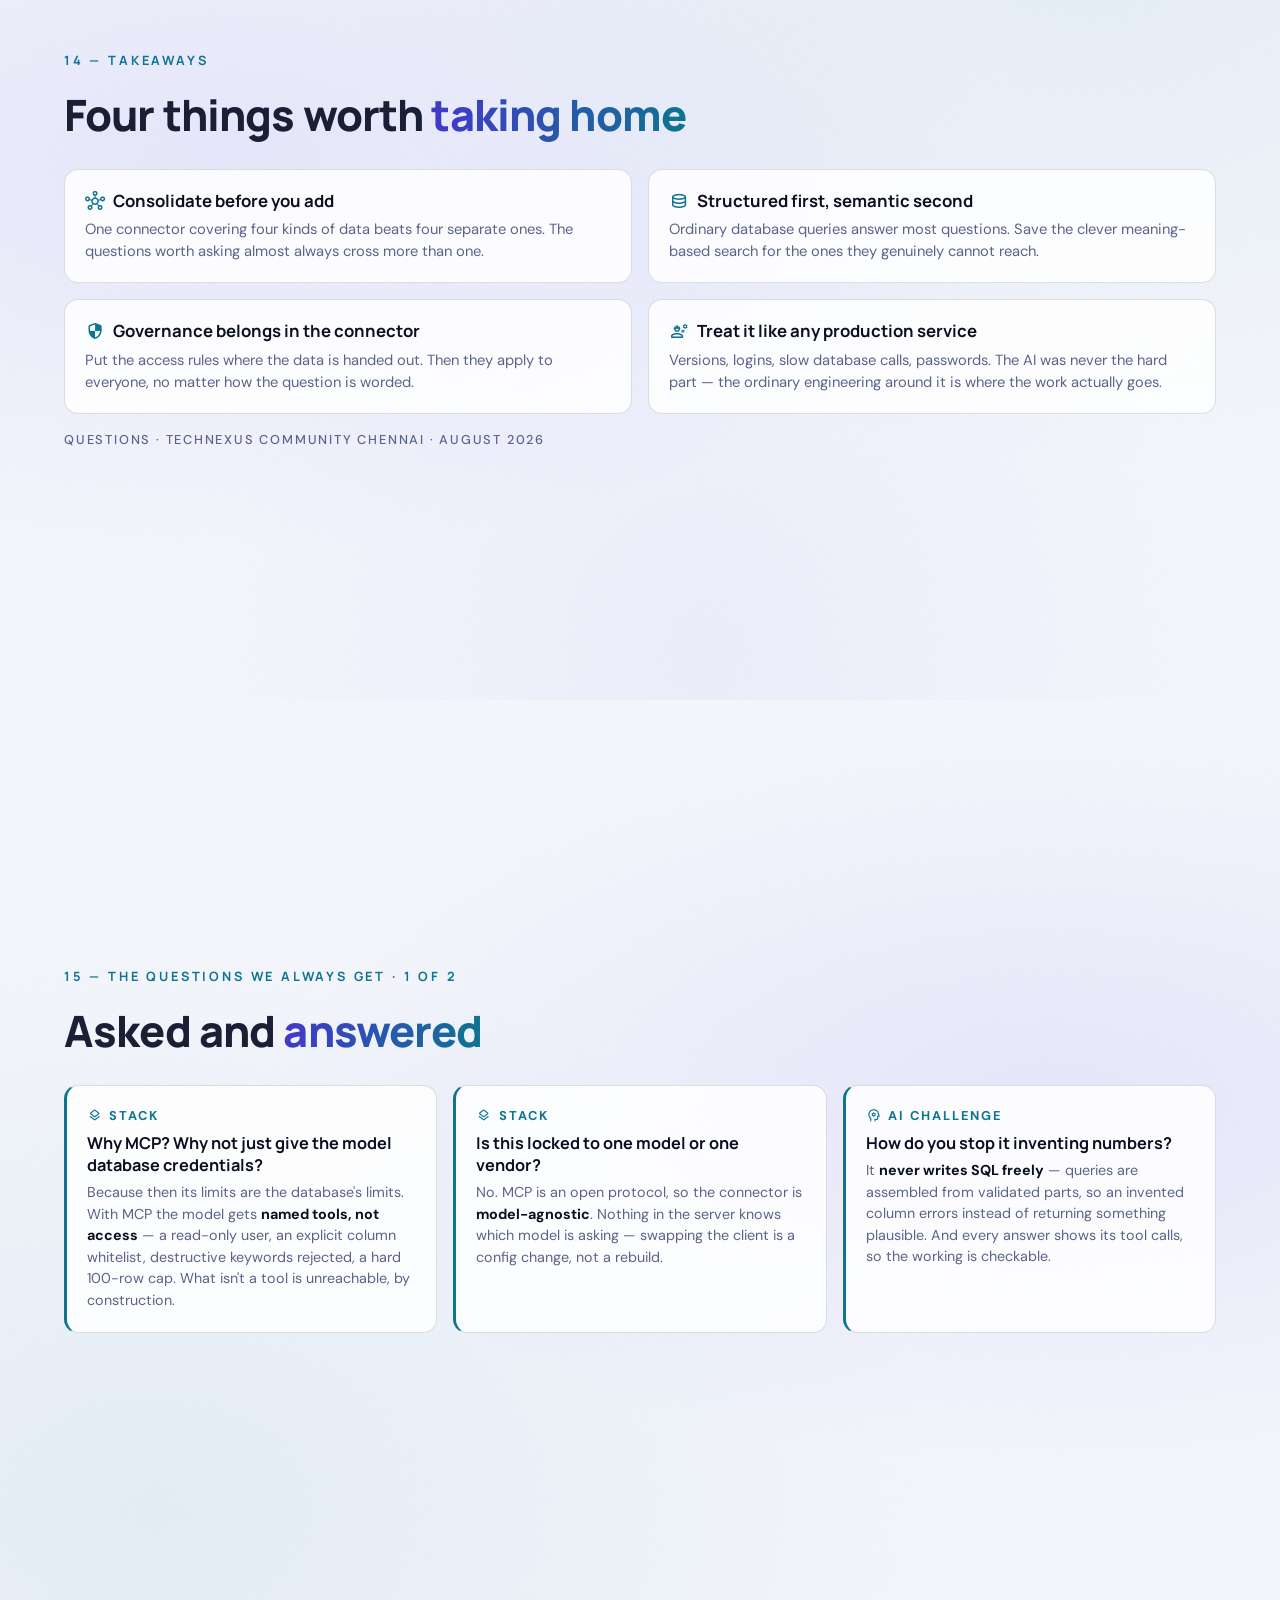
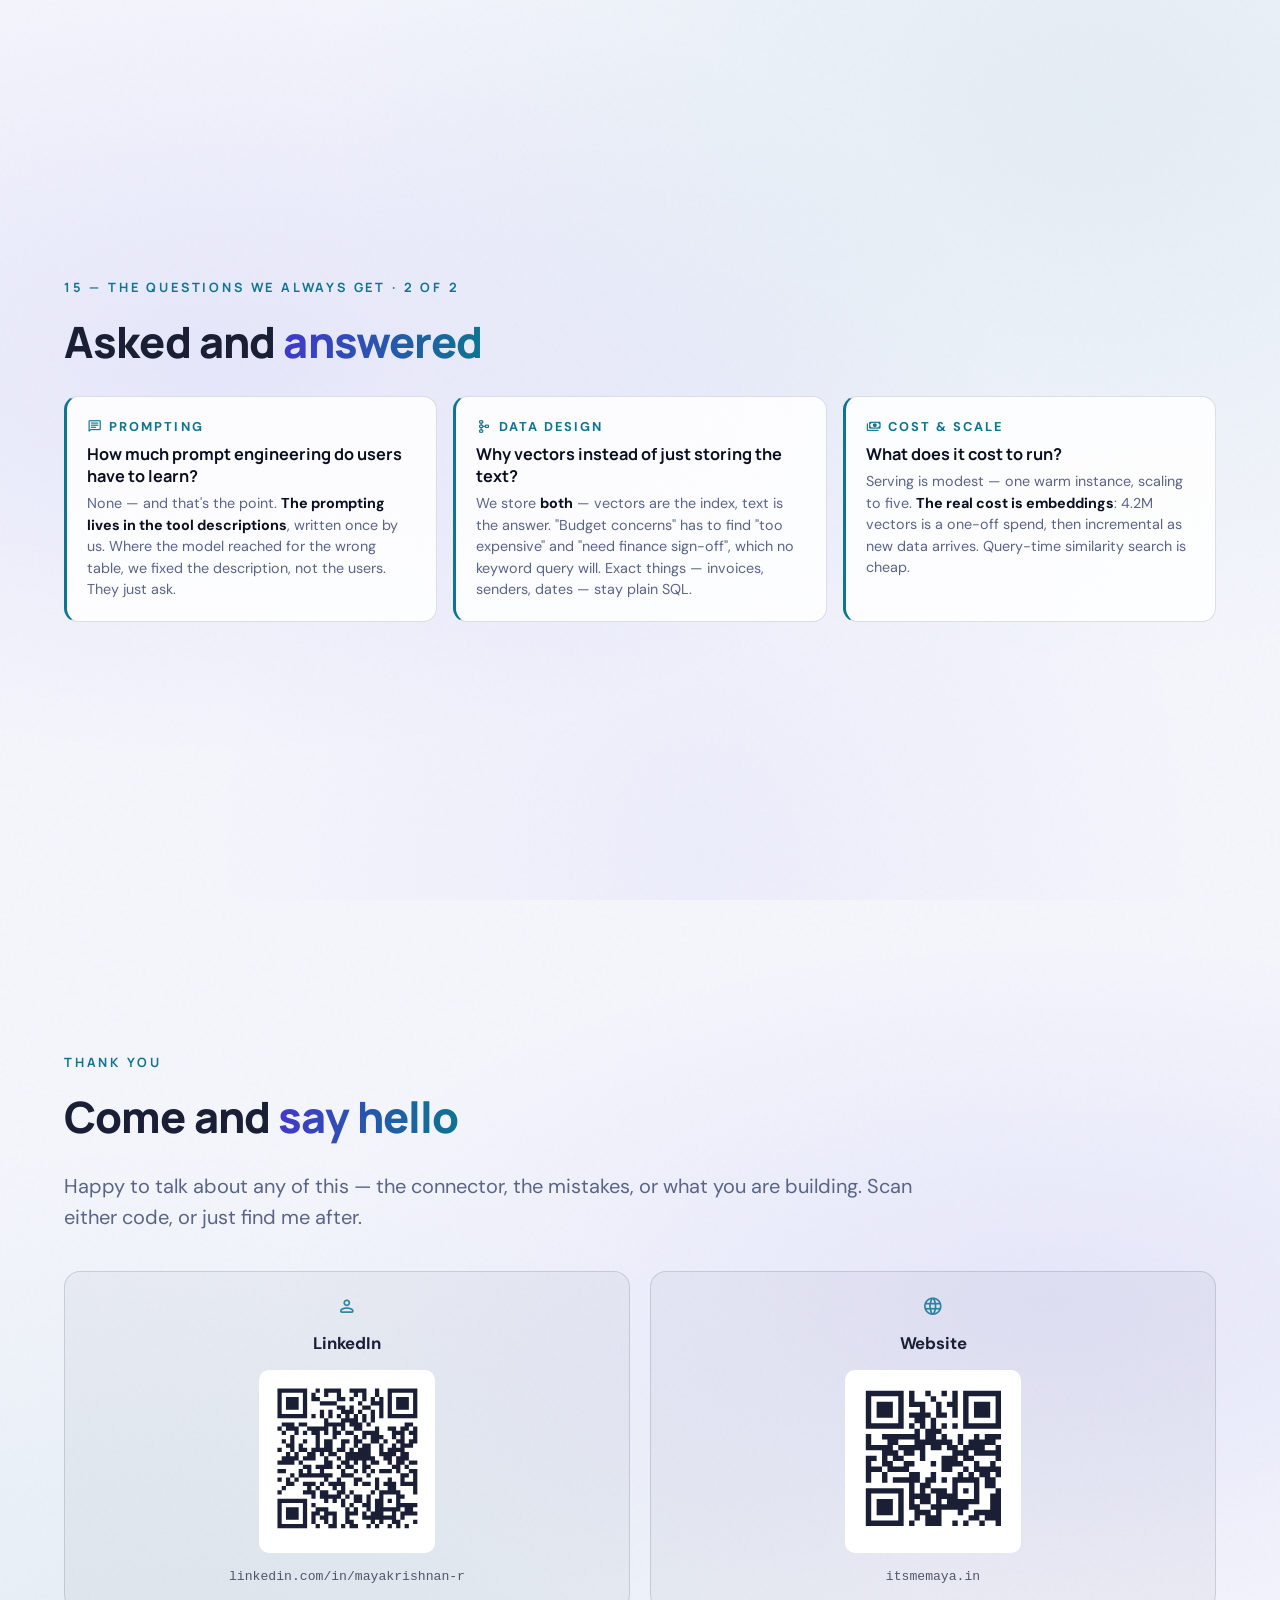
<file: gtm-connector-demo.html>
<!DOCTYPE html>
<!-- Generated by build_decks.py from GTM_Connector_Deck_v3.html.
     Do not edit by hand — edit the source deck and re-run the script. -->
<html lang="en">
<head>
<meta charset="UTF-8">
<meta name="viewport" content="width=device-width, initial-scale=1.0">
<title>Agentic RAG in Practice — Connecting Claude to Enterprise Data with MCP · Light</title>

<!-- Fonts: Midnight Blue preset (Manrope headings / DM Sans body) -->
<link rel="preconnect" href="https://fonts.googleapis.com">
<link rel="preconnect" href="https://fonts.gstatic.com" crossorigin>
<link href="https://fonts.googleapis.com/css2?family=Manrope:wght@400;600;700;800&family=DM+Sans:wght@400;500;700&display=swap" rel="stylesheet">
<!-- Material Symbols (fonts.google.com/icons) — icons render only after the font loads -->
<link href="https://fonts.googleapis.com/css2?family=Material+Symbols+Rounded:opsz,wght,FILL,GRAD@24,400,0,0&display=block" rel="stylesheet">

<style>
/* ============================================
   MIDNIGHT BLUE PRESET — LIGHT BUILD — slides-ai-plugin
   Authoritative, data-driven. Indigo/cyan accents,
   metric highlight boxes, gradient-mesh depth.

   Semantic color coding for this deck:
     indigo = structured data (SQL)
     cyan   = semantic data (vectors)
     rose   = unused since the incidents slide was cut (kept for reuse)
   ============================================ */
:root {
  --bg-primary: #f4f6fc;
  --bg-secondary: #ffffff;
  --text-primary: #1a1f36;
  --text-secondary: #5a6488;
  --accent: #4f46e5;
  --accent-secondary: #0e7490;
  --accent-rgb: 79, 70, 229;
  --accent2-rgb: 14, 116, 144;
  --indigo-soft: #4338ca;
  --cyan-soft: #0e7490;
  --rose: #dc2626;
  --rose-rgb: 220, 38, 38;
  --line: rgba(26, 31, 54, 0.14);
  --font-heading: 'Manrope', system-ui, sans-serif;
  --font-body: 'DM Sans', system-ui, sans-serif;
  --title-size: clamp(2rem, 5.5vw, 4.4rem);
  --h2-size: clamp(1.5rem, 3.6vw, 2.7rem);
  --body-size: clamp(0.85rem, 1.5vw, 1.05rem);
  --lead-size: clamp(0.95rem, 1.8vw, 1.25rem);
  --caption-size: clamp(0.68rem, 1vw, 0.8rem);
  --ease-out-expo: cubic-bezier(0.16, 1, 0.3, 1);

  /* Surfaces, hairlines and ink — named so that reskinning the deck is a palette
     swap and nothing else. The light build overrides exactly this block. */
  --text-strong: #0b1020;
  --surface: rgba(255, 255, 255, 0.85);
  --surface-solid: rgba(255, 255, 255, 0.96);
  --surface-soft: rgba(255, 255, 255, 0.6);
  --panel: rgba(26, 31, 54, 0.04);
  --line-soft: rgba(26, 31, 54, 0.10);
  --line-mid: rgba(26, 31, 54, 0.20);
  --line-strong: rgba(26, 31, 54, 0.26);
  --wire: rgba(26, 31, 54, 0.45);
  --on-accent: #ffffff;
  --indigo-deep: #4f46e5;
  --demo-bg: #e9edfa;
  --mesh-1: 0.09; --mesh-2: 0.07; --mesh-3: 0.05;
  --orb-opacity: 0.3;
}

/* ============================================
   VIEWPORT BASE (mandatory — from plugin assets)
   ============================================ */
*, *::before, *::after { box-sizing: border-box; margin: 0; padding: 0; }

html {
  font-size: 16px;
  scroll-behavior: smooth;
  scroll-snap-type: y mandatory;
  -webkit-font-smoothing: antialiased;
  -moz-osx-font-smoothing: grayscale;
}

body {
  overflow-x: hidden;
  background: var(--bg-primary);
  color: var(--text-primary);
  font-family: var(--font-body);
  line-height: 1.5;
}

.slide {
  width: 100vw;
  height: 100vh;
  height: 100dvh;           /* iOS Safari dynamic viewport */
  overflow: hidden;          /* never scroll within a slide */
  position: relative;
  display: flex;
  flex-direction: column;
  justify-content: center;
  align-items: center;
  padding: clamp(1.5rem, 4vw, 4rem);
  scroll-snap-align: start;
  isolation: isolate;
}

/* Gradient mesh — the Midnight Blue atmospheric recipe.
   Ellipse positions alternate per slide for quiet variety. */
.slide {
  background:
    radial-gradient(ellipse at 18% 40%, rgba(var(--accent-rgb), var(--mesh-1)) 0%, transparent 52%),
    radial-gradient(ellipse at 85% 12%, rgba(var(--accent2-rgb), var(--mesh-2)) 0%, transparent 50%),
    radial-gradient(ellipse at 55% 95%, rgba(var(--accent-rgb), var(--mesh-3)) 0%, transparent 50%),
    var(--bg-primary);
}
.slide:nth-child(even) {
  background:
    radial-gradient(ellipse at 82% 45%, rgba(var(--accent-rgb), var(--mesh-1)) 0%, transparent 52%),
    radial-gradient(ellipse at 12% 90%, rgba(var(--accent2-rgb), var(--mesh-2)) 0%, transparent 50%),
    var(--bg-primary);
}
/* demo slide — darker, cyan-charged for the big moment */
.slide[data-theme="demo"] {
  background:
    radial-gradient(ellipse at 50% 0%, rgba(var(--accent2-rgb), 0.16) 0%, transparent 55%),
    radial-gradient(ellipse at 15% 90%, rgba(var(--accent-rgb), 0.14) 0%, transparent 50%),
    var(--demo-bg);
}
/* incidents slide — a low rose wash under the mesh */
.slide[data-theme="hot"] {
  background:
    radial-gradient(ellipse at 20% 20%, rgba(var(--rose-rgb), 0.10) 0%, transparent 50%),
    radial-gradient(ellipse at 85% 85%, rgba(var(--accent-rgb), 0.10) 0%, transparent 50%),
    var(--bg-primary);
}

/* subtle noise for texture over the mesh */
.slide::after {
  content: '';
  position: absolute;
  inset: 0;
  background: url("data:image/svg+xml,%3Csvg viewBox='0 0 256 256' xmlns='http://www.w3.org/2000/svg'%3E%3Cfilter id='n'%3E%3CfeTurbulence type='fractalNoise' baseFrequency='0.9' numOctaves='4' stitchTiles='stitch'/%3E%3C/filter%3E%3Crect width='100%25' height='100%25' filter='url(%23n)' opacity='0.03'/%3E%3C/svg%3E");
  pointer-events: none;
  z-index: 1;
}

.slide-content {
  width: 100%;
  max-width: min(90vw, 1200px);
  max-height: 100%;
  overflow: hidden;
  position: relative;
  z-index: 2;
  display: flex;
  flex-direction: column;
  gap: clamp(0.7rem, 1.8vh, 1.3rem);
}

/* ============================================
   TYPOGRAPHY
   ============================================ */
.slide-title {
  font-family: var(--font-heading);
  font-size: var(--h2-size);
  font-weight: 800;
  line-height: 1.12;
  letter-spacing: -0.02em;
  text-wrap: balance;
}
h1.slide-title { font-size: var(--title-size); line-height: 1.04; letter-spacing: -0.025em; }

/* breathing room: ~10px extra separation on top of the flex gap,
   between title → description → cards/content */
.slide-content > .slide-title { margin-bottom: clamp(0.55rem, 1.5vh, 0.9rem); }
.slide-content > .lead { margin-bottom: clamp(0.55rem, 1.5vh, 0.9rem); }
.slide-content > .kicker { margin-bottom: clamp(0.1rem, 0.5vh, 0.3rem); }

/* indigo→cyan gradient — the deck's signature emphasis */
.grad {
  background: linear-gradient(92deg, var(--indigo-soft) 0%, var(--accent-secondary) 100%);
  -webkit-background-clip: text;
  background-clip: text;
  color: transparent;
}

.kicker {
  font-family: var(--font-heading);
  font-size: var(--caption-size);
  font-weight: 700;
  letter-spacing: 0.22em;
  text-transform: uppercase;
  color: var(--accent-secondary);
}

/* ============================================
   MATERIAL SYMBOLS — hidden until the font is
   confirmed loaded (offline → clean text, no
   raw ligature words). Colors follow the data
   key: cyan default · indigo = SQL · rose = hot.
   ============================================ */
.msr {
  font-family: 'Material Symbols Rounded';
  font-weight: normal;
  font-style: normal;
  font-size: 1.2em;
  line-height: 1;
  display: none;
  letter-spacing: normal;
  text-transform: none;
  white-space: nowrap;
  direction: ltr;
  font-feature-settings: 'liga';
  -webkit-font-smoothing: antialiased;
  color: var(--accent-secondary);
  flex: none;
}
body.icons-ready .msr { display: inline-block; }
.metric .k, .node .t, .qa .cat { display: flex; align-items: center; gap: 0.45rem; }
.card h3 { display: flex; align-items: flex-start; gap: 0.5rem; }
.card h3 .msr { margin-top: 0.06em; }
.metric.sql .msr, .node.sqln .msr { color: var(--indigo-soft); }
.card.hot .msr { color: var(--rose); }
.shot .msr { font-size: 2rem; color: var(--text-secondary); }

.lead {
  font-size: var(--lead-size);
  line-height: 1.55;
  color: var(--text-primary);
  max-width: 62ch;
}
.lead b, li b, .a b { font-weight: 700; color: var(--text-strong); }
.dim { color: var(--text-secondary); }

.slide-caption {
  font-size: var(--caption-size);
  color: var(--text-secondary);
  letter-spacing: 0.14em;
  text-transform: uppercase;
  font-weight: 500;
}

.punch {
  font-family: var(--font-heading);
  font-size: clamp(1.2rem, 2.6vw, 2rem);
  font-weight: 800;
  letter-spacing: -0.015em;
  line-height: 1.25;
}

/* ============================================
   METRIC HIGHLIGHT BOXES — preset signature
   ============================================ */
.metrics { display: grid; gap: clamp(0.6rem, 1.4vw, 1rem); width: 100%; }
.m3 { grid-template-columns: repeat(3, 1fr); }
.m4 { grid-template-columns: repeat(4, 1fr); }

.metric {
  background: var(--surface);
  border: 1px solid var(--line);
  border-radius: 14px;
  padding: clamp(0.8rem, 1.8vw, 1.3rem);
  display: flex;
  flex-direction: column;
  gap: 0.3rem;
  min-width: 0;
  backdrop-filter: blur(4px);
}
.metric .k {
  font-size: var(--caption-size);
  font-weight: 700;
  letter-spacing: 0.16em;
  text-transform: uppercase;
  color: var(--text-secondary);
}
.metric .v {
  font-family: var(--font-heading);
  font-size: clamp(1.5rem, 3.2vw, 2.6rem);
  font-weight: 800;
  line-height: 1;
  letter-spacing: -0.02em;
  color: var(--text-strong);
  font-variant-numeric: tabular-nums;
}
.metric .d { font-size: clamp(0.72rem, 1.1vw, 0.86rem); color: var(--text-secondary); line-height: 1.4; }

/* data-plane keying: indigo = SQL · cyan = vectors · rose = unused (incidents slide cut) */
.metric.sql, .card.sql { border-top: 2px solid var(--accent); }
.metric.sql .v { color: var(--indigo-soft); }
.metric.vec, .card.vec { border-top: 2px solid var(--accent-secondary); }
.metric.vec .v { color: var(--cyan-soft); }
.metric.glow { box-shadow: 0 0 32px rgba(var(--accent-rgb), 0.14); }

/* ============================================
   DATA CARDS
   ============================================ */
.cards { display: grid; gap: clamp(0.6rem, 1.4vw, 1rem); width: 100%; }
.c2 { grid-template-columns: repeat(2, 1fr); }
.c3 { grid-template-columns: repeat(3, 1fr); }

.card {
  background: var(--surface);
  border: 1px solid var(--line);
  border-radius: 14px;
  padding: clamp(0.85rem, 1.8vw, 1.25rem);
  display: flex;
  flex-direction: column;
  gap: 0.4rem;
  min-width: 0;
}
.card h3 {
  font-family: var(--font-heading);
  font-size: clamp(0.9rem, 1.4vw, 1.05rem);
  font-weight: 700;
  line-height: 1.3;
  color: var(--text-strong);
}
.card p, .card li { font-size: clamp(0.78rem, 1.15vw, 0.92rem); color: var(--text-secondary); line-height: 1.5; }
.card ul { padding-left: 1.05rem; display: flex; flex-direction: column; gap: 0.35rem; }
.card li::marker { color: var(--accent-secondary); }
.card.hot { border-top: 2px solid var(--rose); }
.card.hot h3 { color: var(--rose); }

/* tag pills */
.tag {
  display: inline-flex;
  width: max-content;
  align-items: center;
  font-size: var(--caption-size);
  font-weight: 700;
  letter-spacing: 0.14em;
  text-transform: uppercase;
  padding: 0.22em 0.75em;
  border-radius: 999px;
}
.tag.sql { background: rgba(var(--accent-rgb), 0.16); color: var(--indigo-soft); }
.tag.vec { background: rgba(var(--accent2-rgb), 0.13); color: var(--cyan-soft); }
.tag.live {
  background: linear-gradient(90deg, var(--accent), var(--accent-secondary));
  color: var(--on-accent);
  font-weight: 800;
}

/* ============================================
   QUESTION CARDS
   ============================================ */
.qcard {
  background: var(--surface);
  border: 1px solid var(--line);
  border-left: 3px solid var(--accent);
  border-radius: 0 14px 14px 0;
  padding: clamp(0.7rem, 1.5vw, 1.05rem);
  display: flex;
  flex-direction: column;
  gap: 0.32rem;
  min-width: 0;
}
.qcard q { font-size: clamp(0.82rem, 1.25vw, 0.98rem); font-weight: 500; color: var(--text-strong); line-height: 1.42; quotes: '"' '"'; }
.qcard .src {
  font-size: var(--caption-size);
  font-weight: 600;
  letter-spacing: 0.1em;
  text-transform: uppercase;
  color: var(--accent-secondary);
}
.qcard .n {
  font-family: var(--font-heading);
  font-size: var(--caption-size);
  font-weight: 800;
  letter-spacing: 0.16em;
  text-transform: uppercase;
  color: var(--indigo-soft);
}

/* Q&A tiles */
.qa { border-left: 3px solid var(--accent-secondary); }
.qa .cat {
  font-size: var(--caption-size); font-weight: 700; letter-spacing: 0.16em;
  text-transform: uppercase; color: var(--accent-secondary);
}
.qa .q { font-family: var(--font-heading); font-size: clamp(0.88rem, 1.35vw, 1.02rem); font-weight: 700; color: var(--text-strong); line-height: 1.35; }
.qa .a { font-size: clamp(0.76rem, 1.12vw, 0.9rem); color: var(--text-secondary); line-height: 1.5; }

/* ============================================
   FLOW PIPELINE
   ============================================ */
.flow { display: flex; flex-wrap: wrap; align-items: stretch; gap: clamp(0.4rem, 1vw, 0.8rem); width: 100%; }
.node {
  flex: 1 1 10rem;
  background: var(--surface);
  border: 1px solid var(--line);
  border-radius: 14px;
  padding: clamp(0.7rem, 1.5vw, 1rem) clamp(0.8rem, 1.6vw, 1.1rem);
  display: flex;
  flex-direction: column;
  gap: 0.2rem;
  min-width: 0;
}
.node .t { font-family: var(--font-heading); font-weight: 700; font-size: clamp(0.85rem, 1.3vw, 1rem); color: var(--text-strong); }
.node .d { font-size: clamp(0.7rem, 1.05vw, 0.82rem); color: var(--text-secondary); }
.node.sqln { border-top: 2px solid var(--accent); }
.node.vecn { border-top: 2px solid var(--accent-secondary); }
.conn {
  align-self: center;
  color: var(--accent-secondary);
  font-family: var(--font-heading);
  font-weight: 800;
  font-size: clamp(0.9rem, 1.6vw, 1.25rem);
}

/* ============================================
   WHY-IT-MATTERS CALLOUT
   ============================================ */
.why {
  border-left: 3px solid var(--accent-secondary);
  padding-left: clamp(0.7rem, 1.5vw, 1rem);
  font-size: clamp(0.78rem, 1.18vw, 0.94rem);
  color: var(--text-secondary);
  max-width: 66ch;
  line-height: 1.5;
}
.why b {
  display: block;
  font-size: var(--caption-size);
  font-weight: 700;
  letter-spacing: 0.16em;
  text-transform: uppercase;
  color: var(--accent-secondary);
  margin-bottom: 0.18rem;
}
.why strong { color: var(--text-primary); font-weight: 700; }

/* ============================================
   BAR CHARTS — gradient fills, direct labels
   ============================================ */
.viz { display: flex; flex-direction: column; gap: 0.45rem; width: 100%; min-width: 0; }
.viz .vt {
  font-size: var(--caption-size); font-weight: 700; letter-spacing: 0.16em;
  text-transform: uppercase; color: var(--text-secondary);
}
.rows { display: flex; flex-direction: column; gap: 0.34rem; }
.r { display: grid; grid-template-columns: 8.5rem 1fr auto; align-items: center; gap: 0.8rem; }
.r .lbl { font-size: clamp(0.76rem, 1.15vw, 0.92rem); white-space: nowrap; overflow: hidden; text-overflow: ellipsis; }
.track { height: 0.72rem; background: var(--line-soft); border-radius: 999px; overflow: hidden; }
.fill {
  height: 100%; display: block; min-width: 4px; border-radius: 999px;
  background: linear-gradient(90deg, var(--accent), var(--accent-secondary));
}
.viz.mono .fill { background: linear-gradient(90deg, var(--indigo-deep), var(--indigo-soft)); }
.r .val {
  font-family: var(--font-heading); font-weight: 700;
  font-size: clamp(0.76rem, 1.15vw, 0.92rem);
  font-variant-numeric: tabular-nums; min-width: 4.4rem; text-align: right; color: var(--text-strong);
}

/* ============================================
   ARCHITECTURE DIAGRAM
   ============================================ */
.diagram { width: 100%; height: auto; max-height: 50vh; overflow: visible; }
.diagram .box { fill: var(--surface-solid); stroke: var(--line-mid); stroke-width: 1; }
.diagram .box.hub { stroke: var(--accent); stroke-width: 1.6; }
.diagram .box.sqlb { stroke: var(--accent); stroke-width: 1.4; }
.diagram .box.vecb { stroke: var(--accent-secondary); stroke-width: 1.4; }
/* marching-ants data flow: dashes travel left→right along each wire
   (paths are drawn left→right, so a negative dashoffset moves forward) */
.diagram .wire {
  stroke: var(--wire); stroke-width: 1.5; fill: none;
  stroke-dasharray: 7 6;
  stroke-linecap: round;
  animation: ants 0.8s linear infinite;
}
.diagram .wire.live { stroke: var(--accent-secondary); }
@keyframes ants { to { stroke-dashoffset: -13; } }
@media (prefers-reduced-motion: reduce) {
  .diagram .wire { animation: none; }
}
.diagram .t1 { fill: var(--text-strong); font-size: 13px; font-weight: 700; font-family: var(--font-heading); }
.diagram .t2 { fill: var(--text-secondary); font-size: 10.5px; font-family: var(--font-body); }
.diagram .cap { fill: var(--accent-secondary); font-size: 9.5px; letter-spacing: 0.14em;
                font-family: var(--font-heading); font-weight: 700; text-transform: uppercase; }
.diagram .cap2 { fill: var(--text-secondary); font-size: 9.5px; letter-spacing: 0.12em;
                 font-family: var(--font-heading); text-transform: uppercase; }

/* ============================================
   SCREENSHOT SLOTS — unused since the captured-demo slide was cut.
   Kept so screenshots can be dropped back in: <img class="shot" src="..." alt="...">
   ============================================ */
.shots { max-width: min(88vw, 62rem); margin-inline: auto; }
.shot {
  border: 1px dashed var(--line-strong);
  border-radius: 14px;
  background: var(--surface-soft);
  aspect-ratio: 16 / 9;
  width: 100%;
  display: flex;
  flex-direction: column;
  align-items: center;
  justify-content: center;
  gap: 0.35rem;
  text-align: center;
  padding: 0.8rem;
  object-fit: cover;
}
.shot .cap { font-family: var(--font-heading); font-weight: 700; font-size: clamp(0.8rem, 1.2vw, 0.95rem); color: var(--text-strong); }
.shot .hint { font-size: var(--caption-size); letter-spacing: 0.12em; text-transform: uppercase; color: var(--text-secondary); }

/* ============================================
   TITLE SLIDE EXTRAS
   ============================================ */
.meta-row { display: flex; flex-wrap: wrap; gap: 0.5rem 2.8rem; }
.meta-row div { display: flex; flex-direction: column; gap: 0.12rem; }
.meta-row .mk {
  font-size: var(--caption-size); font-weight: 700; letter-spacing: 0.18em;
  text-transform: uppercase; color: var(--text-secondary);
}
.meta-row .mv { font-size: clamp(0.82rem, 1.25vw, 0.98rem); font-weight: 500; color: var(--text-primary); }
.hair { border: 0; height: 1px; width: 100%; background: linear-gradient(90deg, var(--line), transparent); }

/* floating gradient orbs (GSAP drifts them; static without JS) */
.orb {
  position: fixed; border-radius: 50%; filter: blur(90px);
  pointer-events: none; z-index: 0; opacity: var(--orb-opacity);
}
.orb.o1 { width: 34vw; height: 34vw; background: rgba(var(--accent-rgb), 0.24); top: -12vw; left: -10vw; }
.orb.o2 { width: 28vw; height: 28vw; background: rgba(var(--accent2-rgb), 0.16); bottom: -10vw; right: -8vw; }

/* ============================================
   ANIMATIONS BASE — CSS-first, GSAP enhances
   ============================================ */
.reveal { opacity: 0; transform: translateY(20px);
  transition: opacity 0.6s var(--ease-out-expo), transform 0.6s var(--ease-out-expo); }
.reveal-scale { opacity: 0; transform: scale(0.95);
  transition: opacity 0.6s var(--ease-out-expo), transform 0.6s var(--ease-out-expo); }
.reveal.visible, .reveal-scale.visible { opacity: 1; transform: none; }

/* ============================================
   RESPONSIVE BREAKPOINTS
   ============================================ */
@media (max-height: 700px) {
  .slide { padding: clamp(1rem, 2vw, 2rem); }
  :root { --h2-size: clamp(1.3rem, 3.2vw, 2.1rem); --lead-size: clamp(0.85rem, 1.5vw, 1.05rem); }
  .metric .d { display: none; }
  .slide-content > .slide-title,
  .slide-content > .lead { margin-bottom: 0.25rem; }
}
@media (max-height: 600px) {
  .nav, .why, .metric .d, .idx { display: none; }
  :root { --title-size: clamp(1.6rem, 5vw, 2.8rem); }
}
@media (max-height: 500px) {
  .slide { padding: 0.75rem; }
  .lead { display: none; }
}
@media (max-width: 960px) {
  .c3, .m4 { grid-template-columns: repeat(2, 1fr); }
  .m3 { grid-template-columns: repeat(3, 1fr); }
  .diagram { max-height: 38vh; }
}
@media (max-width: 640px) {
  .c2, .c3 { grid-template-columns: 1fr; }
  .m3, .m4 { grid-template-columns: repeat(2, 1fr); }
  .cards.qgrid { grid-template-columns: repeat(2, 1fr); }
  .metric .d, .qcard .src, .node .d, .why { display: none; }
  .r { grid-template-columns: 5.5rem 1fr auto; }
  .nav { display: none; }
}

/* ============================================
   REDUCED MOTION
   ============================================ */
@media (prefers-reduced-motion: reduce) {
  .reveal, .reveal-scale { opacity: 1; transform: none; transition: none; }
  html { scroll-behavior: auto; }
}

/* ============================================
   PRINT / PDF EXPORT
   ============================================ */
@media print {
  .slide { page-break-after: always; height: 100vh; overflow: hidden; }
  .orb { display: none; }
  .reveal, .reveal-scale { opacity: 1; transform: none; }
}

:focus-visible { outline: 2px solid var(--accent-secondary); outline-offset: 3px; }

/* ---- thank-you slide ---------------------------------------------- */
.thanks-grid{display:grid;grid-template-columns:repeat(auto-fit,minmax(15rem,1fr));
  gap:1.25rem;width:100%;margin-top:.5rem}
.contact{display:flex;flex-direction:column;align-items:center;gap:.85rem;
  padding:1.5rem 1.25rem;border-radius:16px;text-align:center;
  background:var(--panel);border:1px solid var(--line)}
.contact .qr{width:min(11rem,42vw);height:auto;color:currentColor;
  background:#fff;padding:.6rem;border-radius:10px}
.contact .who{font-weight:700;font-size:1.05rem;letter-spacing:-.01em}
.contact .where{font-family:var(--mono,ui-monospace,monospace);font-size:.82rem;opacity:.72;
  word-break:break-all}
.contact .msr{font-size:1.35rem;opacity:.85}
@media (max-width:640px){.contact{padding:1.15rem}}
</style>
</head>
<body>

<div class="orb o1" aria-hidden="true"></div>
<div class="orb o2" aria-hidden="true"></div>

<!-- ============ SLIDE 1 · TITLE ============
     notes: Set the frame — one question against six systems. Land the
     4.2M vectors / 372 tables numbers, then move fast. -->
<section class="slide" id="slide-1">
  <div class="slide-content">
    <h1 class="slide-title reveal">Agentic RAG in Practice:<br>
    <span class="grad">Connecting Claude to Enterprise Data with MCP</span></h1>
    <hr class="hair reveal">
    <div class="meta-row reveal">
      <div><span class="mk">Speaker</span><span class="mv">Mayakrishnan R.</span></div>
      <div><span class="mk">Role</span><span class="mv">Technical Manager, RevOps @ Kissflow</span></div>
      <div><span class="mk">Venue</span><span class="mv">TechNexus Community Chennai</span></div>
      <div><span class="mk">Date</span><span class="mv">August 2026</span></div>
    </div>
  </div>
</section>

<!-- ============ SLIDE 2 · THE SET-UP ============
     notes: The room has lived this one. Land "the money never moved" — it sets up
     MCP later and pre-empts the "so you built a data warehouse?" question. -->
<section class="slide" id="slide-2">
  <div class="slide-content">
    <p class="kicker reveal">01 — The problem you already know</p>
    <h2 class="slide-title reveal">Before UPI, your money wasn't missing.<br>It was just <span class="grad">hard to reach.</span></h2>
    <p class="lead reveal dim">Six banks meant six apps and six logins. To pay someone you needed their
    account number, an IFSC code, a beneficiary added and then approved, and a wait. Sending ₹500 to a
    friend was a twenty-minute errand. The money was never missing. Reaching it was the whole problem.</p>
    <div class="flow reveal">
      <div class="node"><span class="t"><span class="msr" aria-hidden="true">smartphone</span>Any UPI app</span><span class="d">one interface, whoever you bank with</span></div>
      <span class="conn">→</span>
      <div class="node sqln"><span class="t"><span class="msr" aria-hidden="true">hub</span>UPI</span><span class="d">one protocol every bank speaks</span></div>
      <span class="conn">→</span>
      <div class="node"><span class="t"><span class="msr" aria-hidden="true">account_balance</span>Your bank</span><span class="d">the money never left it</span></div>
    </div>
    <p class="why reveal"><b>Why it matters</b>UPI didn't move anyone's money into one giant account.
    It put <strong>one interface over every bank</strong>. That is the whole idea behind this talk: our
    go-to-market data stays exactly where it lives, and becomes reachable in one question.</p>
  </div>
</section>

<!-- ============ SLIDE 3 · THE PROBLEM ============
     notes: Everyone in the room has lived this. Pause on "nobody asks". -->
<section class="slide" id="slide-3">
  <div class="slide-content">
    <p class="kicker reveal">02 — The problem</p>
    <h2 class="slide-title reveal">The answer exists. It's just<br><span class="grad">scattered across six systems.</span></h2>
    <p class="lead reveal dim">A sales rep asks a simple question: "what's going on with this customer?"
    To answer it honestly you open the CRM, then the billing tool, then a usage report, then
    hunt for the meeting recording, then search your inbox. That's about an hour. So most of
    the time, nobody bothers asking.</p>
    <div class="metrics m3 reveal">
      <div class="metric"><span class="k"><span class="msr" aria-hidden="true">apps</span>Different systems</span><span class="v">6</span>
        <span class="d">each with its own login, its own search, its own idea of "customer"</span></div>
      <div class="metric"><span class="k"><span class="msr" aria-hidden="true">description</span>Formats</span><span class="v">7+</span>
        <span class="d">tables, transcripts, email threads, slides, PDFs, video, spreadsheets</span></div>
      <div class="metric"><span class="k"><span class="msr" aria-hidden="true">schedule</span>Realistic answer time</span><span class="v">~1hr</span>
        <span class="d">so the question quietly stops being asked</span></div>
    </div>
    <p class="punch reveal">The data isn't missing. <span class="grad">It's unreachable.</span></p>
  </div>
</section>

<!-- ============ SLIDE 4 · SIX DATA POINTERS ============
     notes: Indigo cards query cleanly; cyan cards need meaning-based search.
     This color code holds for the whole deck. -->
<section class="slide" id="slide-4">
  <div class="slide-content">
    <p class="kicker reveal">03 — The six data pointers</p>
    <h2 class="slide-title reveal">Six kinds of data. <span class="grad">One question.</span></h2>
    <div class="metrics m3 reveal">
      <div class="metric sql"><span class="k"><span class="msr" aria-hidden="true">database</span>CRM</span><span class="v">Records</span>
        <span class="d">Deals, contacts, companies, activities, ownership, pipeline — the system of record.</span></div>
      <div class="metric sql"><span class="k"><span class="msr" aria-hidden="true">receipt_long</span>CDP</span><span class="v">37</span>
        <span class="d">Subscriptions, bookings, billing, renewals, churn — the commercial reality.</span></div>
      <div class="metric sql"><span class="k"><span class="msr" aria-hidden="true">monitoring</span>Product usage</span><span class="v">46</span>
        <span class="d">Licences, active users, flows created — what they actually do with the product.</span></div>
      <div class="metric vec"><span class="k"><span class="msr" aria-hidden="true">graphic_eq</span>Meeting notes</span><span class="v">8,718</span>
        <span class="d">Calls across Meet, Teams, Zoom, Webex — searchable by what was discussed.</span></div>
      <div class="metric vec"><span class="k"><span class="msr" aria-hidden="true">mail</span>Emails</span><span class="v">89,955</span>
        <span class="d">Every email logged against a customer, findable by subject matter.</span></div>
      <div class="metric vec"><span class="k"><span class="msr" aria-hidden="true">slideshow</span>Sales collateral</span><span class="v">765</span>
        <span class="d">Decks, PDFs, docs, video — tagged by region and shareability.</span></div>
    </div>
    <p class="why reveal"><b>Why it matters</b>The three <strong>indigo</strong> ones are neat tables, like a
    spreadsheet — you can ask "show me every deal over $50,000" and get an exact answer. The
    three <strong>cyan</strong> ones are just things people wrote or said. There are no columns
    to filter on, so you have to search by what the words <em>mean</em>. Most systems do one or
    the other. This one does both — which is how you can ask "which customers pay us the most,
    and what were they unhappy about last month?" and get a single answer.</p>
  </div>
</section>

<!-- ============ SLIDE 5 · WHAT IT IS ============ -->
<section class="slide" id="slide-5">
  <div class="slide-content">
    <p class="kicker reveal">04 — What it is</p>
    <h2 class="slide-title reveal">One question. <span class="grad">Every source.</span></h2>
    <p class="lead reveal dim">Think of it as a translator standing between the AI and our databases. You type an
    ordinary sentence. It figures out which systems hold the answer, fetches from each one in
    turn — often five or six trips — and puts the pieces together. You never see any of that.</p>
    <div class="flow reveal">
      <div class="node"><span class="t"><span class="msr" aria-hidden="true">forum</span>You ask</span><span class="d">plain English · no query language</span></div>
      <span class="conn">→</span>
      <div class="node"><span class="t"><span class="msr" aria-hidden="true">route</span>It plans</span><span class="d">picks the tools · picks the order</span></div>
      <span class="conn">→</span>
      <div class="node sqln"><span class="t"><span class="msr" aria-hidden="true">manage_search</span>It queries</span><span class="d">structured + semantic · read-only, capped</span></div>
      <span class="conn">→</span>
      <div class="node vecn"><span class="t"><span class="msr" aria-hidden="true">fact_check</span>It answers</span><span class="d">with the working shown</span></div>
    </div>
    <p class="why reveal"><b>Why it matters</b>There is nothing new to learn. The question <em>is</em> the
    interface. A sales rep, a manager and an analyst can type the same sentence and each get
    a useful answer back.</p>
  </div>
</section>

<!-- ============ SLIDE 6 · WHAT PEOPLE ASK ============ -->
<section class="slide" id="slide-6">
  <div class="slide-content">
    <p class="kicker reveal">05 — In practice</p>
    <h2 class="slide-title reveal">What people <span class="grad">actually ask it</span></h2>
    <div class="cards c2 qgrid reveal">
      <div class="qcard"><q>Give me all activity on this account — its contacts, their calls, emails and notes.</q>
        <span class="src">CRM → associations → activity</span></div>
      <div class="qcard"><q>What did they say about pricing in the last call?</q>
        <span class="src">meeting transcripts · searched by meaning</span></div>
      <div class="qcard"><q>Read the notes on our closed-lost deals last quarter and tell me the recurring themes.</q>
        <span class="src">sales notes · read and summarised</span></div>
      <div class="qcard"><q>Which accounts have high engagement but no active deal?</q>
        <span class="src">CRM + activity · cross-referenced</span></div>
      <div class="qcard"><q>Who at this company have we never met, and who owns them?</q>
        <span class="src">contacts + associations + ownership</span></div>
      <div class="qcard"><q>Summarise this deal's history before my call in ten minutes.</q>
        <span class="src">everything above · at once</span></div>
    </div>
    <p class="why reveal"><b>Why it matters</b>The last one used to take an hour of prep.
    It's the question that changed how the team works.</p>
  </div>
</section>

<!-- ============ SLIDE 7 · MCP ============ -->
<section class="slide" id="slide-7">
  <div class="slide-content">
    <p class="kicker reveal">06 — How it connects</p>
    <h2 class="slide-title reveal">MCP: one protocol instead of<br><span class="grad">one integration per tool</span></h2>
    <p class="lead reveal dim">MCP is UPI for AI. It is a shared standard for letting an AI use outside
    systems, and it works the same way: your UPI app never learns your bank password, it is only handed a
    short list of things it is allowed to do. The AI never gets a database password either. It can call a
    tool. It cannot reach into the database.</p>
    <div class="flow reveal">
      <div class="node"><span class="t"><span class="msr" aria-hidden="true">smart_toy</span>Claude</span><span class="d">asks in English</span></div>
      <span class="conn">→</span>
      <div class="node sqln"><span class="t"><span class="msr" aria-hidden="true">hub</span>The connector</span><span class="d">18 named tools · decides what to call</span></div>
      <span class="conn">→</span>
      <div class="node"><span class="t"><span class="msr" aria-hidden="true">dns</span>Our systems</span><span class="d">read-only · validated</span></div>
    </div>
    <p class="why reveal"><b>Why it matters</b>If we never built a tool for it, the AI simply cannot do
    it — the same way a UPI app cannot do anything the bank hasn't exposed. That is how it reads real
    customer data without ever holding real access to the database.</p>
  </div>
</section>

<!-- ============ SLIDE 8 · ARCHITECTURE ============ -->
<section class="slide" id="slide-8">
  <div class="slide-content">
    <p class="kicker reveal">07 — Architecture</p>
    <h2 class="slide-title reveal">One connector, <span class="grad">four data planes</span></h2>
    <svg class="diagram reveal-scale" viewBox="0 0 900 320" role="img"
         aria-label="Claude connects over SSE to the unified connector on Cloud Run, which reads MySQL, Cloud SQL pgvector and Pinecone.">
      <path class="wire live" d="M170 150 H265"/>
      <path class="wire" d="M545 150 H600 Q620 150 620 130 V70 H700"/>
      <path class="wire" d="M545 150 H700"/>
      <path class="wire" d="M545 150 H600 Q620 150 620 170 V230 H700"/>
      <g>
        <rect class="box" x="20" y="112" width="150" height="76" rx="10"/>
        <text class="t1" x="40" y="142">Claude</text>
        <text class="t2" x="40" y="162">MCP client</text>
        <text class="t2" x="40" y="177">asks in English</text>
      </g>
      <text class="cap" x="185" y="140">SSE</text>
      <g>
        <rect class="box hub" x="265" y="88" width="280" height="124" rx="10"/>
        <text class="cap" x="288" y="114">The connector</text>
        <text class="t1" x="288" y="140">Unified GTM Connector</text>
        <text class="t2" x="288" y="162">Python · Starlette · Cloud Run</text>
        <text class="t2" x="288" y="180">OAuth + Google Workspace gate</text>
        <text class="t2" x="288" y="198">18 tools · read-only · 100-row cap</text>
      </g>
      <g>
        <rect class="box sqlb" x="700" y="36" width="180" height="68" rx="10"/>
        <text class="t1" x="718" y="62">MySQL 8.0</text>
        <text class="t2" x="718" y="82">372 tables</text>
        <text class="t2" x="718" y="96">CRM · CDP · usage</text>
      </g>
      <g>
        <rect class="box vecb" x="700" y="118" width="180" height="68" rx="10"/>
        <text class="t1" x="718" y="144">Cloud SQL · pgvector</text>
        <text class="t2" x="718" y="164">4.2M vectors</text>
        <text class="t2" x="718" y="178">meetings · emails</text>
      </g>
      <g>
        <rect class="box vecb" x="700" y="200" width="180" height="68" rx="10"/>
        <text class="t1" x="718" y="226">Pinecone</text>
        <text class="t2" x="718" y="246">765 vectors</text>
        <text class="t2" x="718" y="260">sales collateral</text>
      </g>
      <rect x="700" y="284" width="9" height="9" rx="2" fill="var(--accent)"/>
      <text class="cap2" x="716" y="292">structured</text>
      <rect x="806" y="284" width="9" height="9" rx="2" fill="var(--accent-secondary)"/>
      <text class="cap2" x="822" y="292">semantic</text>
    </svg>
    <p class="why reveal"><b>Why it matters</b>One service, one login, one thing to deploy. 18 tools in total —
    6 for CRM, 7 for email, 3 for collateral, 2 for meetings. Adding a new data source later
    means writing a few more tools, not standing up another server.</p>
  </div>
</section>

<!-- ============ SLIDE 9 · STRUCTURED LAYER (indigo) ============ -->
<section class="slide" id="slide-9">
  <div class="slide-content">
    <p class="kicker reveal">08 — The structured layer</p>
    <h2 class="slide-title reveal">Most questions are answered by <span class="grad">plain SQL</span></h2>
    <div class="metrics m3 reveal">
      <div class="metric sql"><span class="k"><span class="msr" aria-hidden="true">table_chart</span>Tables exposed</span><span class="v" data-count="372">372</span>
        <span class="d">each with an explicit column list</span></div>
      <div class="metric sql"><span class="k"><span class="msr" aria-hidden="true">block</span>Blocked operations</span><span class="v" data-count="15">15</span>
        <span class="d">DROP, DELETE, UPDATE, INSERT and more — rejected before execution</span></div>
      <div class="metric sql"><span class="k"><span class="msr" aria-hidden="true">table_rows</span>Rows per query</span><span class="v" data-count="100">100</span>
        <span class="d">hard cap, enforced server-side</span></div>
    </div>
    <div class="card reveal">
      <ul>
        <li>A dedicated <b>read-only database user</b> — the connector physically cannot write.</li>
        <li>Every table and every column is declared. Anything not on the list is <b>unreachable</b>.</li>
        <li>Queries are assembled from <b>validated parts</b>, never from raw model output.</li>
      </ul>
    </div>
    <p class="why reveal"><b>Why it matters</b>"We gave the AI access to our CRM" sounds alarming. It isn't,
    because of the three rules above: it can only read, it can only touch tables we listed by
    name, and it never writes its own SQL.</p>
  </div>
</section>

<!-- ============ SLIDE 10 · SEMANTIC LAYER (cyan) ============ -->
<section class="slide" id="slide-10">
  <div class="slide-content">
    <p class="kicker reveal">09 — The semantic layer</p>
    <h2 class="slide-title reveal">Searching conversations by <span class="grad">meaning, not keywords</span></h2>
    <div class="metrics m4 reveal">
      <div class="metric vec"><span class="k"><span class="msr" aria-hidden="true">graphic_eq</span>Meeting vectors</span><span class="v">3.47M</span>
        <span class="d">8,718 meetings, in chunks</span></div>
      <div class="metric vec"><span class="k"><span class="msr" aria-hidden="true">mail</span>Email vectors</span><span class="v">762K</span>
        <span class="d">89,955 emails, in chunks</span></div>
      <div class="metric vec"><span class="k"><span class="msr" aria-hidden="true">deployed_code</span>Dimensions</span><span class="v" data-count="1024">1024</span>
        <span class="d">llama-text-embed-v2</span></div>
      <div class="metric vec"><span class="k"><span class="msr" aria-hidden="true">videocam</span>Platforms</span><span class="v" data-count="4">4</span>
        <span class="d">where conversations happen</span></div>
    </div>
    <div class="viz reveal" aria-label="Meetings by platform">
      <span class="vt">Meetings by platform</span>
      <div class="rows">
        <div class="r"><span class="lbl">Google Meet</span><span class="track"><span class="fill" data-w="100%"></span></span><span class="val">3,713</span></div>
        <div class="r"><span class="lbl">Microsoft Teams</span><span class="track"><span class="fill" data-w="81%"></span></span><span class="val">3,009</span></div>
        <div class="r"><span class="lbl">Zoom</span><span class="track"><span class="fill" data-w="2.3%"></span></span><span class="val">84</span></div>
        <div class="r"><span class="lbl">Webex</span><span class="track"><span class="fill" data-w="0.4%"></span></span><span class="val">1</span></div>
      </div>
    </div>
    <p class="why reveal"><b>Why it matters</b>Say you search for "budget concerns". The customer never used
    those words — they said "this is too expensive" and "I need finance to sign off".
    Keyword search finds nothing. Meaning-based search finds both. We keep these meanings in
    the <strong>same database</strong> as everything else, so you can still narrow by date or
    company the ordinary way.</p>
  </div>
</section>

<!-- ============ SLIDE 11 · FOLLOWS THE TRAIL ============ -->
<section class="slide" id="slide-11">
  <div class="slide-content">
    <p class="kicker reveal">10 — Joining it up</p>
    <h2 class="slide-title reveal">The connector doesn't JOIN.<br><span class="grad">It follows the trail.</span></h2>
    <p class="lead reveal dim">Each tool can only read one table at a time. So for a bigger question the AI does
    exactly what you would do by hand: look up the company, note the IDs of the people who
    work there, then look up what those people did.</p>
    <div class="flow reveal">
      <div class="node sqln"><span class="t"><span class="msr" aria-hidden="true">apartment</span>A company</span><span class="d">Company ID</span></div>
      <span class="conn">→</span>
      <div class="node sqln"><span class="t"><span class="msr" aria-hidden="true">group</span>Its people</span><span class="d">association table</span></div>
      <span class="conn">→</span>
      <div class="node vecn"><span class="t"><span class="msr" aria-hidden="true">all_inbox</span>Everything logged</span><span class="d">calls · emails · meetings · notes</span></div>
    </div>
    <div class="viz mono reveal" aria-label="Sales notes by the object they are attached to">
      <span class="vt">Sales notes by attached object · 91,883 total</span>
      <div class="rows">
        <div class="r"><span class="lbl">Contacts</span><span class="track"><span class="fill" data-w="100%"></span></span><span class="val">62,515</span></div>
        <div class="r"><span class="lbl">Deals</span><span class="track"><span class="fill" data-w="23.6%"></span></span><span class="val">14,767</span></div>
        <div class="r"><span class="lbl">Customers</span><span class="track"><span class="fill" data-w="17.2%"></span></span><span class="val">10,723</span></div>
        <div class="r"><span class="lbl">Companies</span><span class="track"><span class="fill" data-w="6.2%"></span></span><span class="val">3,878</span></div>
      </div>
    </div>
    <p class="why reveal"><b>Why it matters</b>Look at the sizes. 62,515 notes are filed against individual
    people and only 3,878 against the company itself. So opening the company record shows you
    almost nothing — <strong>the story is scattered across the people</strong>. Following the
    trail is the only way to see all of it.</p>
  </div>
</section>

<!-- ============ SLIDE 12 · GOVERNANCE ============ -->
<section class="slide" id="slide-12">
  <div class="slide-content">
    <p class="kicker reveal">11 — Access and governance</p>
    <h2 class="slide-title reveal">Who can connect, and <span class="grad">what they can see</span></h2>
    <div class="cards c2 reveal">
      <div class="card">
        <h3><span class="msr" aria-hidden="true">key</span>Getting in</h3>
        <ul>
          <li><b>Google Workspace sign-in</b> — the verified email domain is checked before access is ever granted</li>
          <li>OAuth 2.0 with PKCE; the approved identity is <b>rechecked on every request</b></li>
          <li>Access is revocable <b>per person</b>, not per shared key</li>
        </ul>
      </div>
      <div class="card">
        <h3><span class="msr" aria-hidden="true">filter_alt</span>What comes back</h3>
        <ul>
          <li>Revenue figures — <b>ARR, MRR</b> — are filtered out of the general endpoint entirely</li>
          <li>A <b>separate internal endpoint</b> serves finance questions</li>
          <li>Sensitive tables are <b>blocked outright</b>, not merely undocumented</li>
        </ul>
      </div>
    </div>
    <p class="why reveal"><b>Why it matters</b>Two people can ask the exact same question and correctly get
    different answers — a finance lead sees revenue, a sales rep does not. The rules live
    inside the connector, so <strong>rephrasing the question doesn't get you past them</strong>.</p>
  </div>
</section>

<!-- ============ SLIDE 13 · RUNNING IT ============ -->
<section class="slide" id="slide-13">
  <div class="slide-content">
    <p class="kicker reveal">12 — Running it</p>
    <h2 class="slide-title reveal">What it takes to <span class="grad">keep this up</span></h2>
    <div class="metrics m4 reveal">
      <div class="metric"><span class="k"><span class="msr" aria-hidden="true">dns</span>Instances</span><span class="v">1–5</span><span class="d">always one warm</span></div>
      <div class="metric"><span class="k"><span class="msr" aria-hidden="true">speed</span>Concurrency</span><span class="v" data-count="80">80</span><span class="d">requests per instance</span></div>
      <div class="metric"><span class="k"><span class="msr" aria-hidden="true">link</span>Session affinity</span><span class="v">on</span><span class="d">conversations are instance-bound</span></div>
      <div class="metric"><span class="k"><span class="msr" aria-hidden="true">lock_clock</span>Sign-in validity</span><span class="v">90d</span><span class="d">then re-authenticate</span></div>
    </div>
    <div class="card reveal">
      <ul>
        <li><b>Connections are long-lived.</b> A conversation holds an open stream, so it must keep
        reaching the same instance — that shapes every scaling decision.</li>
        <li><b>We don't scale to zero.</b> A cold start on an open connection costs more than
        keeping one instance warm.</li>
        <li><b>Both databases are reached over a private network</b> — nothing is exposed publicly.</li>
      </ul>
    </div>
  </div>
</section>

<!-- ============ SLIDE 14 · LIVE DEMO ============
     notes: The centerpiece. Run the queries live — there is no screenshot fallback. -->
<section class="slide" data-theme="demo" id="slide-14">
  <div class="slide-content">
    <span class="tag live reveal">● Live demo</span>
    <h2 class="slide-title reveal">Let's <span class="grad">ask it something</span></h2>
    <p class="lead reveal dim">Four questions, each reaching further than the last. Watch which
    sources it decides to touch — it isn't told, it works it out.</p>
    <div class="cards c2 qgrid reveal">
      <div class="qcard"><span class="n">01 · one source</span>
        <q>Which deals are closing this quarter, and who owns them?</q>
        <span class="src">CRM only — the baseline</span></div>
      <div class="qcard"><span class="n">02 · follows the trail</span>
        <q>Give me all activity on this account — contacts, calls, emails and notes.</q>
        <span class="src">CRM → associations → activity · four chained calls</span></div>
      <div class="qcard"><span class="n">03 · searches meaning</span>
        <q>What did they say about pricing and budget in recent calls?</q>
        <span class="src">transcripts · matched on meaning, not keywords</span></div>
      <div class="qcard"><span class="n">04 · reads and reasons</span>
        <q>Read the notes on our closed-lost deals last quarter. What are the recurring themes?</q>
        <span class="src">sales notes across every deal · summarised</span></div>
    </div>
  </div>
</section>

<!-- ============ SLIDE 15 · TAKEAWAYS ============ -->
<section class="slide" id="slide-15">
  <div class="slide-content">
    <p class="kicker reveal">14 — Takeaways</p>
    <h2 class="slide-title reveal">Four things worth <span class="grad">taking home</span></h2>
    <div class="cards c2 reveal">
      <div class="card"><h3><span class="msr" aria-hidden="true">hub</span>Consolidate before you add</h3>
        <p>One connector covering four kinds of data beats four separate ones. The questions
        worth asking almost always cross more than one.</p></div>
      <div class="card"><h3><span class="msr" aria-hidden="true">database</span>Structured first, semantic second</h3>
        <p>Ordinary database queries answer most questions. Save the clever meaning-based
        search for the ones they genuinely cannot reach.</p></div>
      <div class="card"><h3><span class="msr" aria-hidden="true">security</span>Governance belongs in the connector</h3>
        <p>Put the access rules where the data is handed out. Then they apply to everyone,
        no matter how the question is worded.</p></div>
      <div class="card"><h3><span class="msr" aria-hidden="true">engineering</span>Treat it like any production service</h3>
        <p>Versions, logins, slow database calls, passwords. The AI was never the hard part —
        the ordinary engineering around it is where the work actually goes.</p></div>
    </div>
    <p class="slide-caption reveal">Questions · TechNexus Community Chennai · August 2026</p>
  </div>
</section>

<!-- ============ SLIDE 16 · Q&A 1/2 ============ -->
<section class="slide" id="slide-16">
  <div class="slide-content">
    <p class="kicker reveal">15 — The questions we always get · 1 of 2</p>
    <h2 class="slide-title reveal">Asked and <span class="grad">answered</span></h2>
    <div class="cards c3 reveal">
      <div class="card qa"><span class="cat"><span class="msr" aria-hidden="true">layers</span>Stack</span>
        <p class="q">Why MCP? Why not just give the model database credentials?</p>
        <p class="a">Because then its limits are the database's limits. With MCP the model gets
        <b>named tools, not access</b> — a read-only user, an explicit column whitelist,
        destructive keywords rejected, a hard 100-row cap. What isn't a tool is unreachable,
        by construction.</p></div>
      <div class="card qa"><span class="cat"><span class="msr" aria-hidden="true">layers</span>Stack</span>
        <p class="q">Is this locked to one model or one vendor?</p>
        <p class="a">No. MCP is an open protocol, so the connector is <b>model-agnostic</b>.
        Nothing in the server knows which model is asking — swapping the client is a config
        change, not a rebuild.</p></div>
      <div class="card qa"><span class="cat"><span class="msr" aria-hidden="true">psychology</span>AI challenge</span>
        <p class="q">How do you stop it inventing numbers?</p>
        <p class="a">It <b>never writes SQL freely</b> — queries are assembled from validated
        parts, so an invented column errors instead of returning something plausible. And every
        answer shows its tool calls, so the working is checkable.</p></div>
    </div>
  </div>
</section>

<!-- ============ SLIDE 17 · Q&A 2/2 ============ -->
<section class="slide" id="slide-17">
  <div class="slide-content">
    <p class="kicker reveal">15 — The questions we always get · 2 of 2</p>
    <h2 class="slide-title reveal">Asked and <span class="grad">answered</span></h2>
    <div class="cards c3 reveal">
      <div class="card qa"><span class="cat"><span class="msr" aria-hidden="true">chat</span>Prompting</span>
        <p class="q">How much prompt engineering do users have to learn?</p>
        <p class="a">None — and that's the point. <b>The prompting lives in the tool
        descriptions</b>, written once by us. Where the model reached for the wrong table, we
        fixed the description, not the users. They just ask.</p></div>
      <div class="card qa"><span class="cat"><span class="msr" aria-hidden="true">schema</span>Data design</span>
        <p class="q">Why vectors instead of just storing the text?</p>
        <p class="a">We store <b>both</b> — vectors are the index, text is the answer.
        "Budget concerns" has to find "too expensive" and "need finance sign-off", which no
        keyword query will. Exact things — invoices, senders, dates — stay plain SQL.</p></div>
      <div class="card qa"><span class="cat"><span class="msr" aria-hidden="true">payments</span>Cost &amp; scale</span>
        <p class="q">What does it cost to run?</p>
        <p class="a">Serving is modest — one warm instance, scaling to five. <b>The real cost is
        embeddings</b>: 4.2M vectors is a one-off spend, then incremental as new data arrives.
        Query-time similarity search is cheap.</p></div>
    </div>
  </div>
</section>


<!-- ============ SLIDE 18 · THANK YOU ============
     notes: Leave this up during Q&A so people can scan while they ask. -->
<section class="slide" id="slide-18">
  <div class="slide-content">
    <p class="kicker reveal">Thank you</p>
    <h2 class="slide-title reveal">Come and <span class="grad">say hello</span></h2>
    <p class="lead reveal dim">Happy to talk about any of this — the connector, the mistakes, or
    what you are building. Scan either code, or just find me after.</p>
    <div class="thanks-grid reveal">
      <div class="contact">
        <span class="msr" aria-hidden="true">person</span>
        <span class="who">LinkedIn</span>
        <div class="qr"><svg xmlns="http://www.w3.org/2000/svg" viewBox="0 0 37 37" class="segno"><path class="qrline" stroke="currentColor" d="M2 2.5h7m2 0h1m1 0h4m2 0h4m2 0h1m2 0h7m-33 1h1m5 0h1m1 0h1m2 0h1m2 0h1m3 0h1m1 0h1m2 0h1m2 0h1m5 0h1m-33 1h1m1 0h3m1 0h1m1 0h2m4 0h2m1 0h1m2 0h1m1 0h1m1 0h1m1 0h1m1 0h3m1 0h1m-33 1h1m1 0h3m1 0h1m3 0h4m5 0h1m2 0h3m1 0h1m1 0h3m1 0h1m-33 1h1m1 0h3m1 0h1m7 0h2m1 0h1m2 0h2m2 0h1m1 0h1m1 0h3m1 0h1m-33 1h1m5 0h1m3 0h1m1 0h1m2 0h3m1 0h1m2 0h1m1 0h1m1 0h1m5 0h1m-33 1h7m1 0h1m1 0h1m1 0h1m1 0h1m1 0h1m1 0h1m1 0h1m1 0h1m1 0h1m1 0h7m-22 1h1m3 0h4m1 0h1m1 0h1m-22 1h3m1 0h2m4 0h5m1 0h3m1 0h1m8 0h2m-32 1h1m1 0h3m2 0h5m1 0h1m1 0h1m2 0h2m3 0h1m2 0h2m1 0h2m1 0h1m-32 1h1m2 0h1m1 0h1m1 0h2m1 0h1m1 0h2m1 0h2m2 0h4m3 0h3m1 0h2m-30 1h1m5 0h1m3 0h1m4 0h1m1 0h1m1 0h3m2 0h1m1 0h1m2 0h1m-32 1h1m1 0h1m2 0h1m2 0h1m1 0h2m2 0h2m1 0h2m2 0h2m1 0h1m2 0h2m1 0h2m-31 1h2m1 0h1m3 0h1m1 0h2m2 0h1m2 0h1m1 0h2m2 0h1m2 0h1m1 0h3m-32 1h1m2 0h1m1 0h2m1 0h5m1 0h2m1 0h1m1 0h3m2 0h1m1 0h4m-28 1h1m1 0h1m2 0h2m1 0h1m1 0h2m2 0h6m2 0h4m1 0h2m-30 1h4m1 0h3m2 0h1m2 0h1m1 0h7m2 0h2m1 0h3m-31 1h4m1 0h1m5 0h2m2 0h2m1 0h1m1 0h1m1 0h2m2 0h1m1 0h2m1 0h2m-27 1h2m1 0h4m1 0h1m1 0h2m2 0h2m5 0h2m1 0h1m-31 1h2m3 0h1m1 0h1m2 0h1m4 0h1m2 0h1m1 0h1m1 0h1m1 0h3m1 0h1m2 0h2m-30 1h1m1 0h8m2 0h3m3 0h1m7 0h2m1 0h1m-33 1h1m1 0h1m1 0h1m6 0h1m2 0h1m3 0h2m3 0h1m2 0h1m2 0h1m2 0h1m-31 1h2m2 0h3m1 0h1m1 0h4m2 0h1m1 0h2m1 0h1m1 0h3m1 0h4m-32 1h1m5 0h1m1 0h1m3 0h1m1 0h1m7 0h1m2 0h2m4 0h1m-33 1h1m5 0h3m1 0h2m2 0h2m1 0h1m4 0h1m1 0h5m3 0h1m-25 1h1m1 0h5m1 0h1m1 0h2m1 0h1m2 0h1m3 0h2m-30 1h7m4 0h1m1 0h1m1 0h1m2 0h2m1 0h1m1 0h2m1 0h1m1 0h1m-29 1h1m5 0h1m1 0h1m6 0h1m1 0h1m2 0h2m1 0h2m3 0h5m-33 1h1m1 0h3m1 0h1m2 0h3m4 0h1m1 0h1m2 0h1m1 0h6m1 0h2m-32 1h1m1 0h3m1 0h1m1 0h2m1 0h3m2 0h3m1 0h1m1 0h3m2 0h1m1 0h4m-33 1h1m1 0h3m1 0h1m1 0h1m1 0h2m1 0h1m2 0h1m3 0h8m1 0h1m-30 1h1m5 0h1m1 0h1m2 0h1m1 0h1m2 0h2m4 0h1m1 0h1m2 0h2m3 0h1m-33 1h7m2 0h1m2 0h2m1 0h1m1 0h2m2 0h1m1 0h1m2 0h1m1 0h1m1 0h1"/></svg></div>
        <span class="where">linkedin.com/in/mayakrishnan-r</span>
      </div>
      <div class="contact">
        <span class="msr" aria-hidden="true">language</span>
        <span class="who">Website</span>
        <div class="qr"><svg xmlns="http://www.w3.org/2000/svg" viewBox="0 0 29 29" class="segno"><path class="qrline" stroke="currentColor" d="M2 2.5h7m1 0h1m2 0h1m2 0h1m1 0h1m1 0h7m-25 1h1m5 0h1m1 0h1m3 0h1m3 0h1m1 0h1m5 0h1m-25 1h1m1 0h3m1 0h1m1 0h3m2 0h1m1 0h2m1 0h1m1 0h3m1 0h1m-25 1h1m1 0h3m1 0h1m3 0h1m2 0h1m2 0h1m1 0h1m1 0h3m1 0h1m-25 1h1m1 0h3m1 0h1m1 0h4m1 0h2m1 0h1m1 0h1m1 0h3m1 0h1m-25 1h1m5 0h1m2 0h2m1 0h1m5 0h1m5 0h1m-25 1h7m1 0h1m1 0h1m1 0h1m1 0h1m1 0h1m1 0h7m-16 1h1m1 0h3m-14 1h1m2 0h7m1 0h2m1 0h1m2 0h1m2 0h1m1 0h3m-25 1h1m3 0h2m3 0h7m1 0h1m1 0h5m-24 1h5m1 0h5m1 0h2m1 0h2m1 0h4m2 0h1m-22 1h3m1 0h2m1 0h1m5 0h3m1 0h5m-25 1h2m1 0h1m1 0h2m3 0h1m3 0h3m1 0h2m4 0h1m-25 1h1m2 0h2m2 0h2m3 0h1m1 0h4m2 0h1m2 0h1m-24 1h3m1 0h4m6 0h2m2 0h1m1 0h5m-25 1h1m2 0h1m4 0h2m2 0h1m4 0h1m1 0h1m1 0h2m1 0h1m-25 1h1m2 0h1m1 0h5m1 0h2m1 0h1m1 0h5m1 0h2m-16 1h1m1 0h2m4 0h1m3 0h1m1 0h2m-24 1h7m1 0h1m1 0h1m1 0h3m1 0h1m1 0h1m1 0h1m3 0h1m-25 1h1m5 0h1m1 0h4m1 0h4m3 0h1m2 0h2m-25 1h1m1 0h3m1 0h1m1 0h1m1 0h2m1 0h1m1 0h6m2 0h2m-25 1h1m1 0h3m1 0h1m1 0h2m2 0h7m4 0h2m-25 1h1m1 0h3m1 0h1m2 0h3m1 0h1m3 0h1m2 0h5m-25 1h1m5 0h1m2 0h1m1 0h3m5 0h2m1 0h3m-25 1h7m1 0h1m2 0h3m2 0h1m1 0h1m2 0h1m2 0h1"/></svg></div>
        <span class="where">itsmemaya.in</span>
      </div>
    </div>
    <p class="slide-caption reveal">Questions · TechNexus Community Chennai · August 2026</p>
  </div>
</section>

<!-- ============ NAVIGATION DOTS ============ -->
<!-- GSAP enhancement (CDN). If offline, CSS reveals still run. -->
<script src="https://cdnjs.cloudflare.com/ajax/libs/gsap/3.12.5/gsap.min.js"></script>

<script>
/* ============================================
   SLIDE CONTROLLER — plugin html-template pattern
   Keyboard + touch nav, IO-driven
   reveals, counters, and optional GSAP polish.
   ============================================ */
(function () {
  const slides = Array.from(document.querySelectorAll('.slide'));
  const reduced = window.matchMedia('(prefers-reduced-motion: reduce)').matches;
  let currentSlide = 0;


  function goToSlide(index) {
    if (index < 0 || index >= slides.length) return;
    currentSlide = index;
    slides[index].scrollIntoView({ behavior: reduced ? 'auto' : 'smooth' });
  }

  /* --- keyboard --- */
  document.addEventListener('keydown', (e) => {
    if (e.key === 'ArrowRight' || e.key === 'ArrowDown' || e.key === ' ' || e.key === 'PageDown') {
      e.preventDefault(); goToSlide(currentSlide + 1);
    } else if (e.key === 'ArrowLeft' || e.key === 'ArrowUp' || e.key === 'PageUp') {
      e.preventDefault(); goToSlide(currentSlide - 1);
    } else if (e.key === 'Home') { e.preventDefault(); goToSlide(0); }
    else if (e.key === 'End') { e.preventDefault(); goToSlide(slides.length - 1); }
  });

  /* --- touch swipe --- */
  let touchStartY = 0;
  document.addEventListener('touchstart', (e) => { touchStartY = e.touches[0].clientY; }, { passive: true });
  document.addEventListener('touchend', (e) => {
    const diff = touchStartY - e.changedTouches[0].clientY;
    if (Math.abs(diff) > 50) goToSlide(currentSlide + (diff > 0 ? 1 : -1));
  }, { passive: true });

  /* --- counters (run once per element) --- */
  function runCounters(slide) {
    slide.querySelectorAll('[data-count]').forEach((el) => {
      if (el.dataset.done) return;
      el.dataset.done = '1';
      const target = parseFloat(el.dataset.count);
      const decimals = parseInt(el.dataset.decimals || '0', 10);
      const suffix = el.dataset.suffix || '';
      if (reduced) {
        el.textContent = target.toLocaleString(undefined, { minimumFractionDigits: decimals, maximumFractionDigits: decimals }) + suffix;
        return;
      }
      const startTime = performance.now();
      const duration = 1400;
      function update(now) {
        const p = Math.min((now - startTime) / duration, 1);
        const eased = 1 - Math.pow(1 - p, 3);
        el.textContent = (eased * target).toLocaleString(undefined, {
          minimumFractionDigits: decimals, maximumFractionDigits: decimals
        }) + suffix;
        if (p < 1) requestAnimationFrame(update);
      }
      requestAnimationFrame(update);
    });
  }

  /* --- bar chart fills (widths applied on slide entry) --- */
  function runBars(slide) {
    slide.querySelectorAll('.fill[data-w]').forEach((f) => {
      if (!f.style.width || f.style.width === '0px') {
        if (reduced || !window.gsap) { f.style.width = f.dataset.w; }
        else {
          f.style.width = '0%';
          gsap.to(f, { width: f.dataset.w, duration: 0.9, ease: 'power3.out', delay: 0.25 });
        }
      }
    });
  }

  /* --- reveals --- */
  function triggerAnimations(slide) {
    slide.querySelectorAll('.reveal, .reveal-scale').forEach((el, i) => {
      setTimeout(() => el.classList.add('visible'), reduced ? 0 : i * 90);
    });
    runCounters(slide);
    runBars(slide);
  }

  const observer = new IntersectionObserver((entries) => {
    entries.forEach((entry) => {
      if (entry.isIntersecting) {
        currentSlide = slides.indexOf(entry.target);
        triggerAnimations(entry.target);
      }
    });
  }, { threshold: 0.5 });
  slides.forEach((s) => observer.observe(s));

  triggerAnimations(slides[0]);

  /* --- material symbols: reveal icons only once the font is live.
         Offline → the class is never added and labels render as clean text. --- */
  if (document.fonts && document.fonts.load) {
    document.fonts.load('1em "Material Symbols Rounded"', 'database').then(() => {
      if (document.fonts.check('1em "Material Symbols Rounded"')) {
        document.body.classList.add('icons-ready');
      }
    }).catch(() => { /* font unavailable — keep icons hidden */ });
  }

  /* --- GSAP polish: drifting gradient orbs (skipped if offline/reduced) --- */
  if (window.gsap && !reduced) {
    gsap.to('.orb.o1', { x: 60, y: 40, duration: 18, yoyo: true, repeat: -1, ease: 'sine.inOut' });
    gsap.to('.orb.o2', { x: -50, y: -35, duration: 22, yoyo: true, repeat: -1, ease: 'sine.inOut' });
  }
})();
</script>
</body>
</html>
</file>
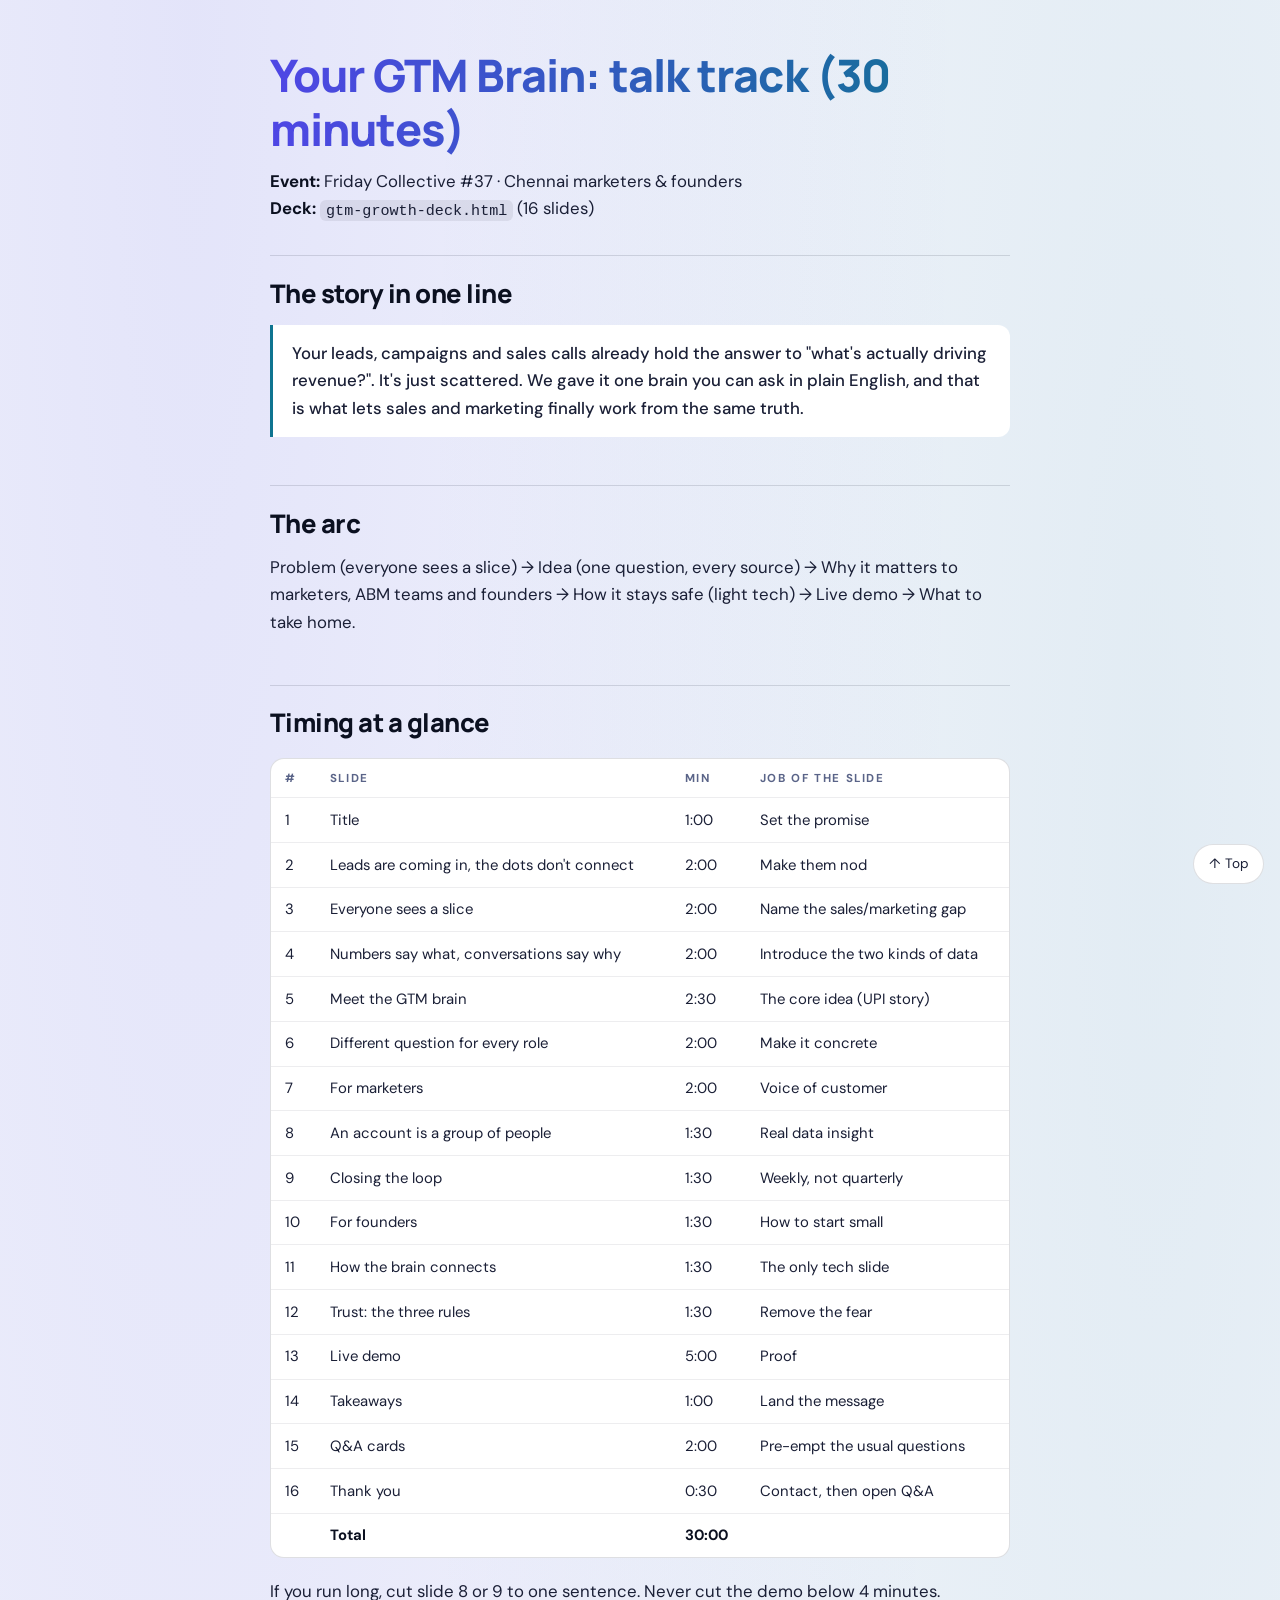
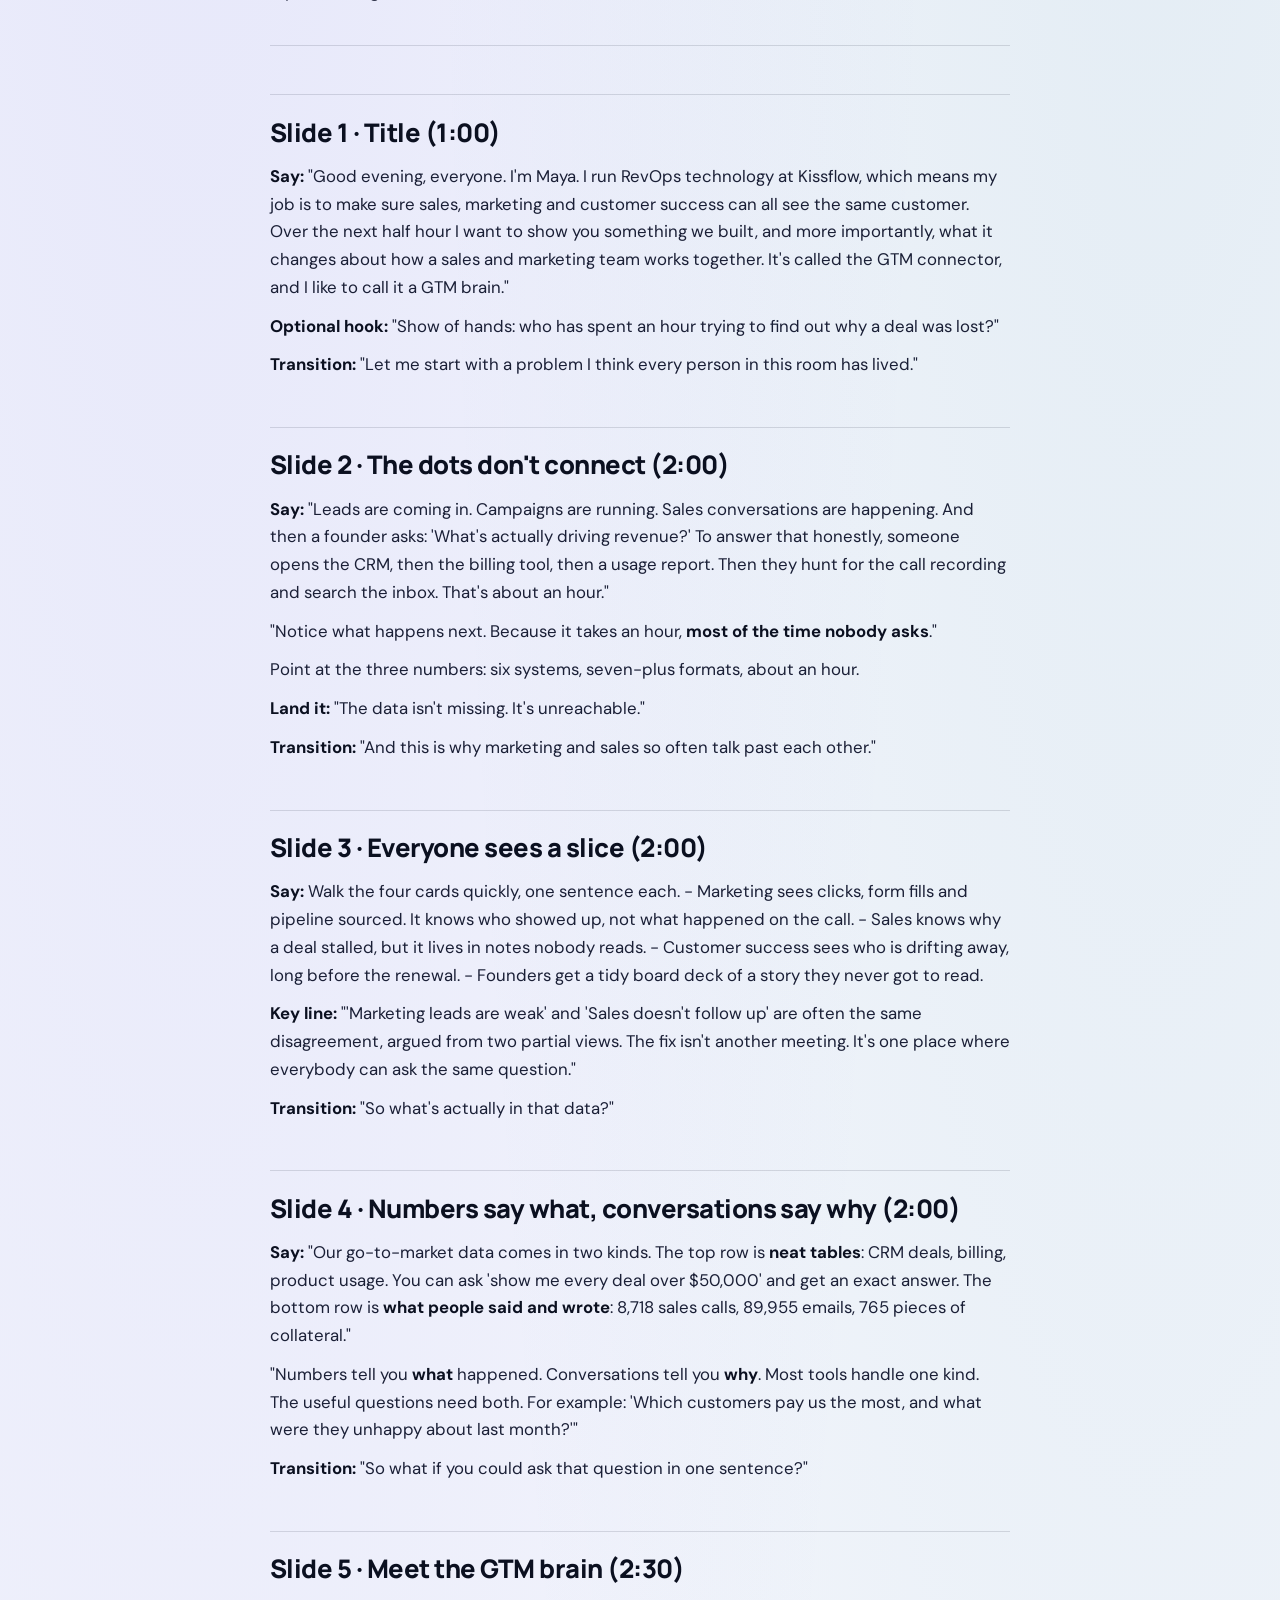
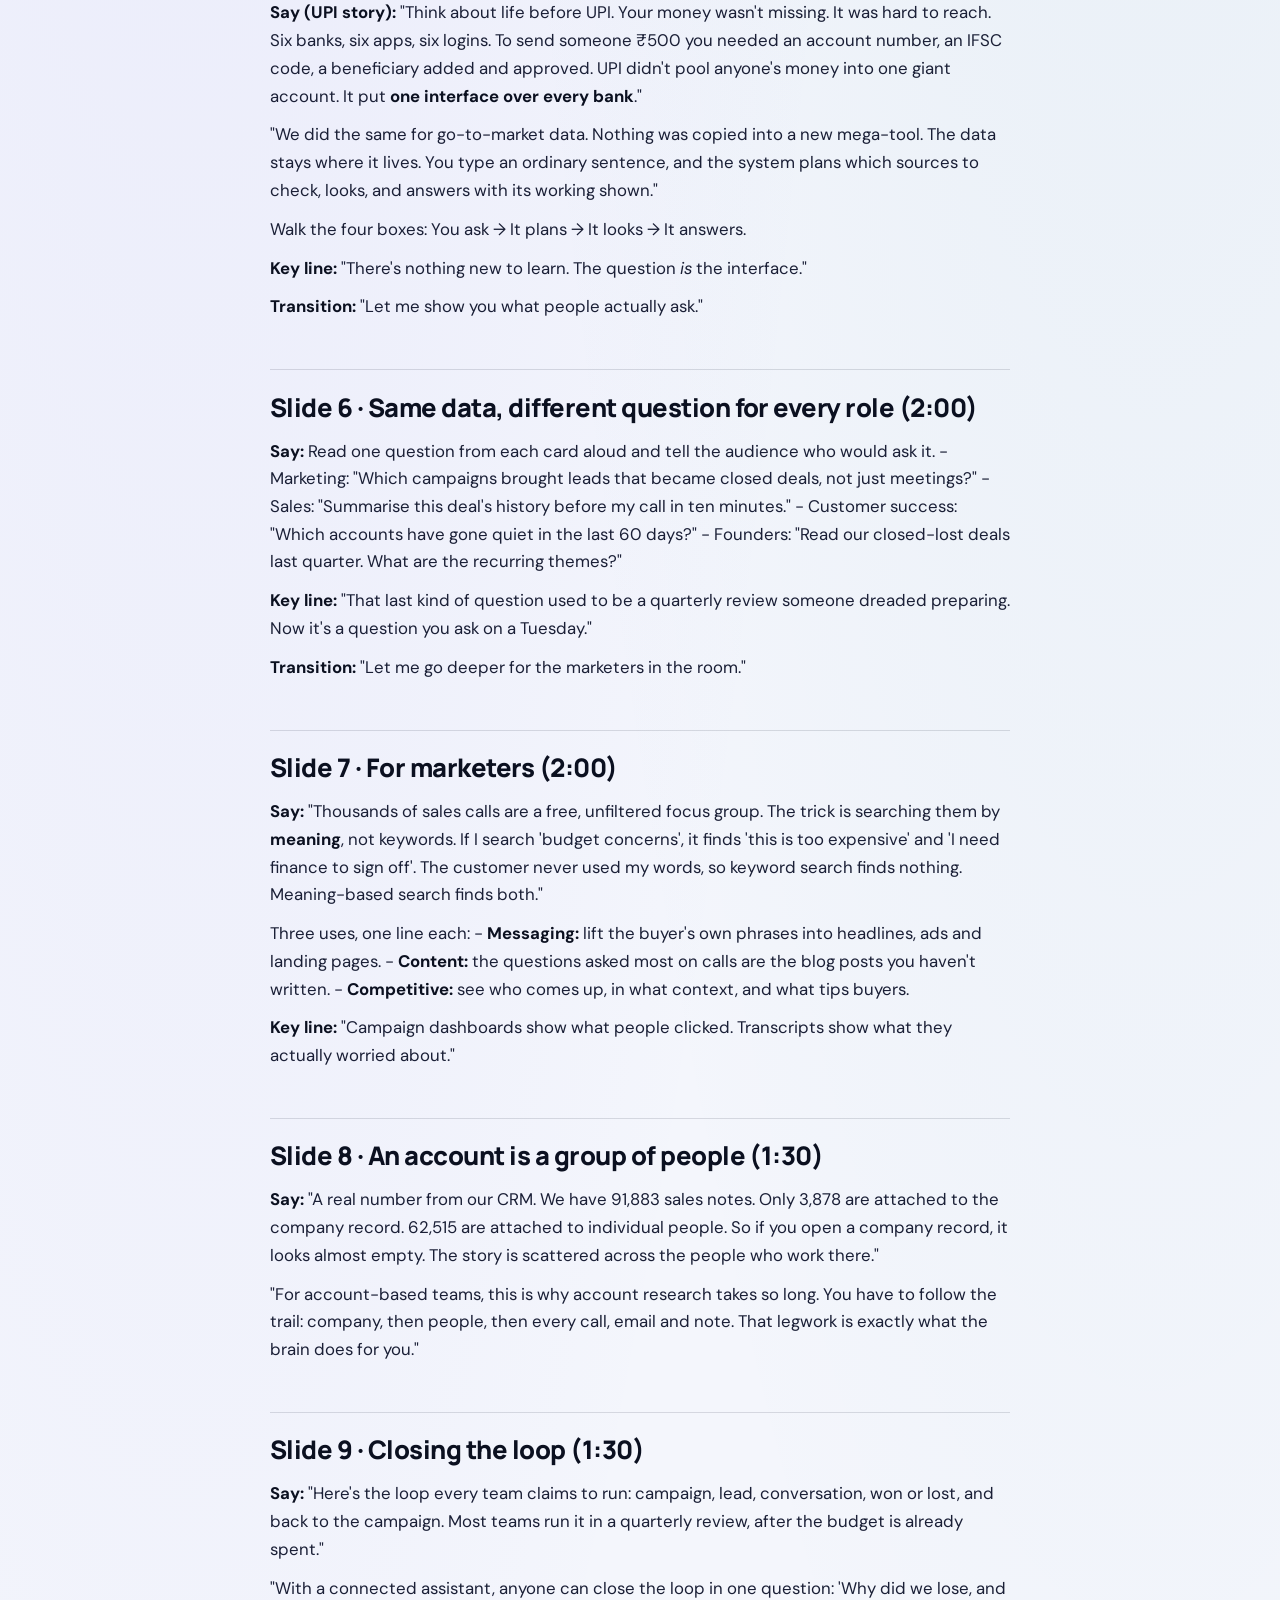
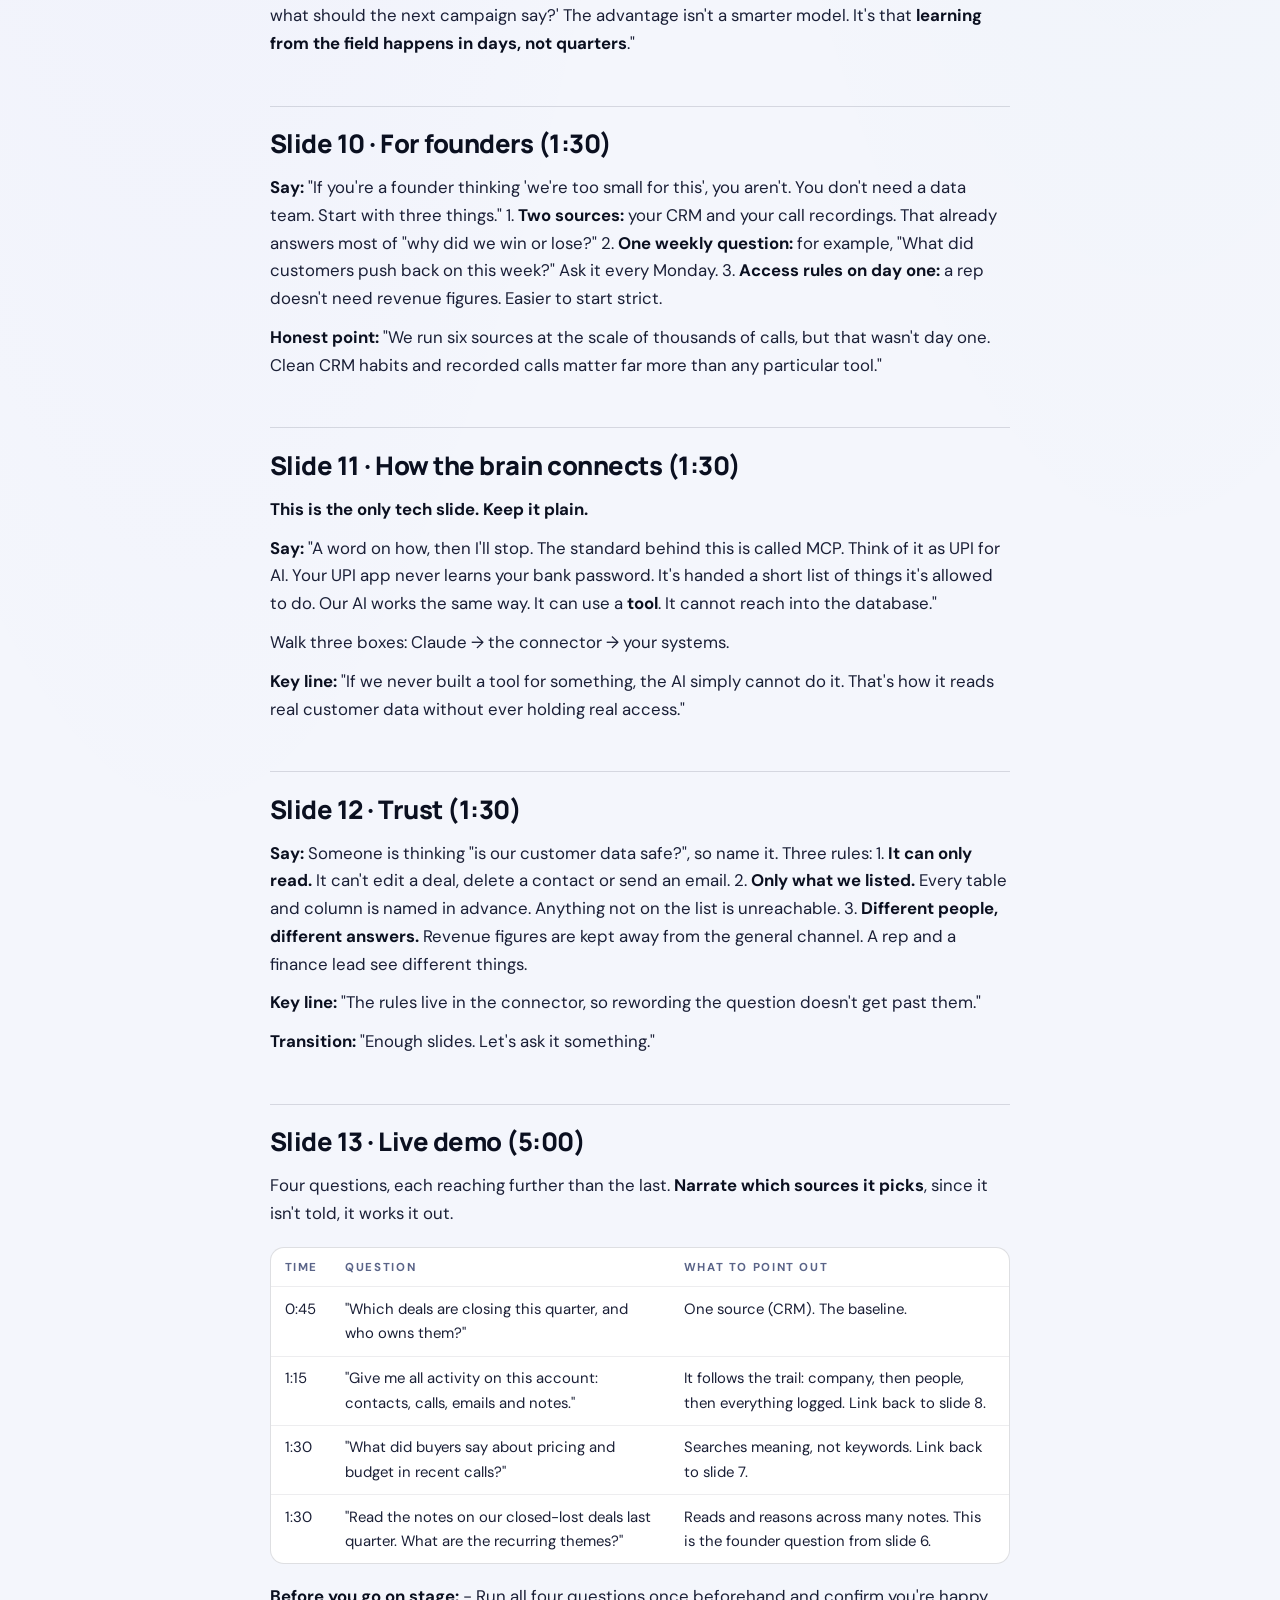
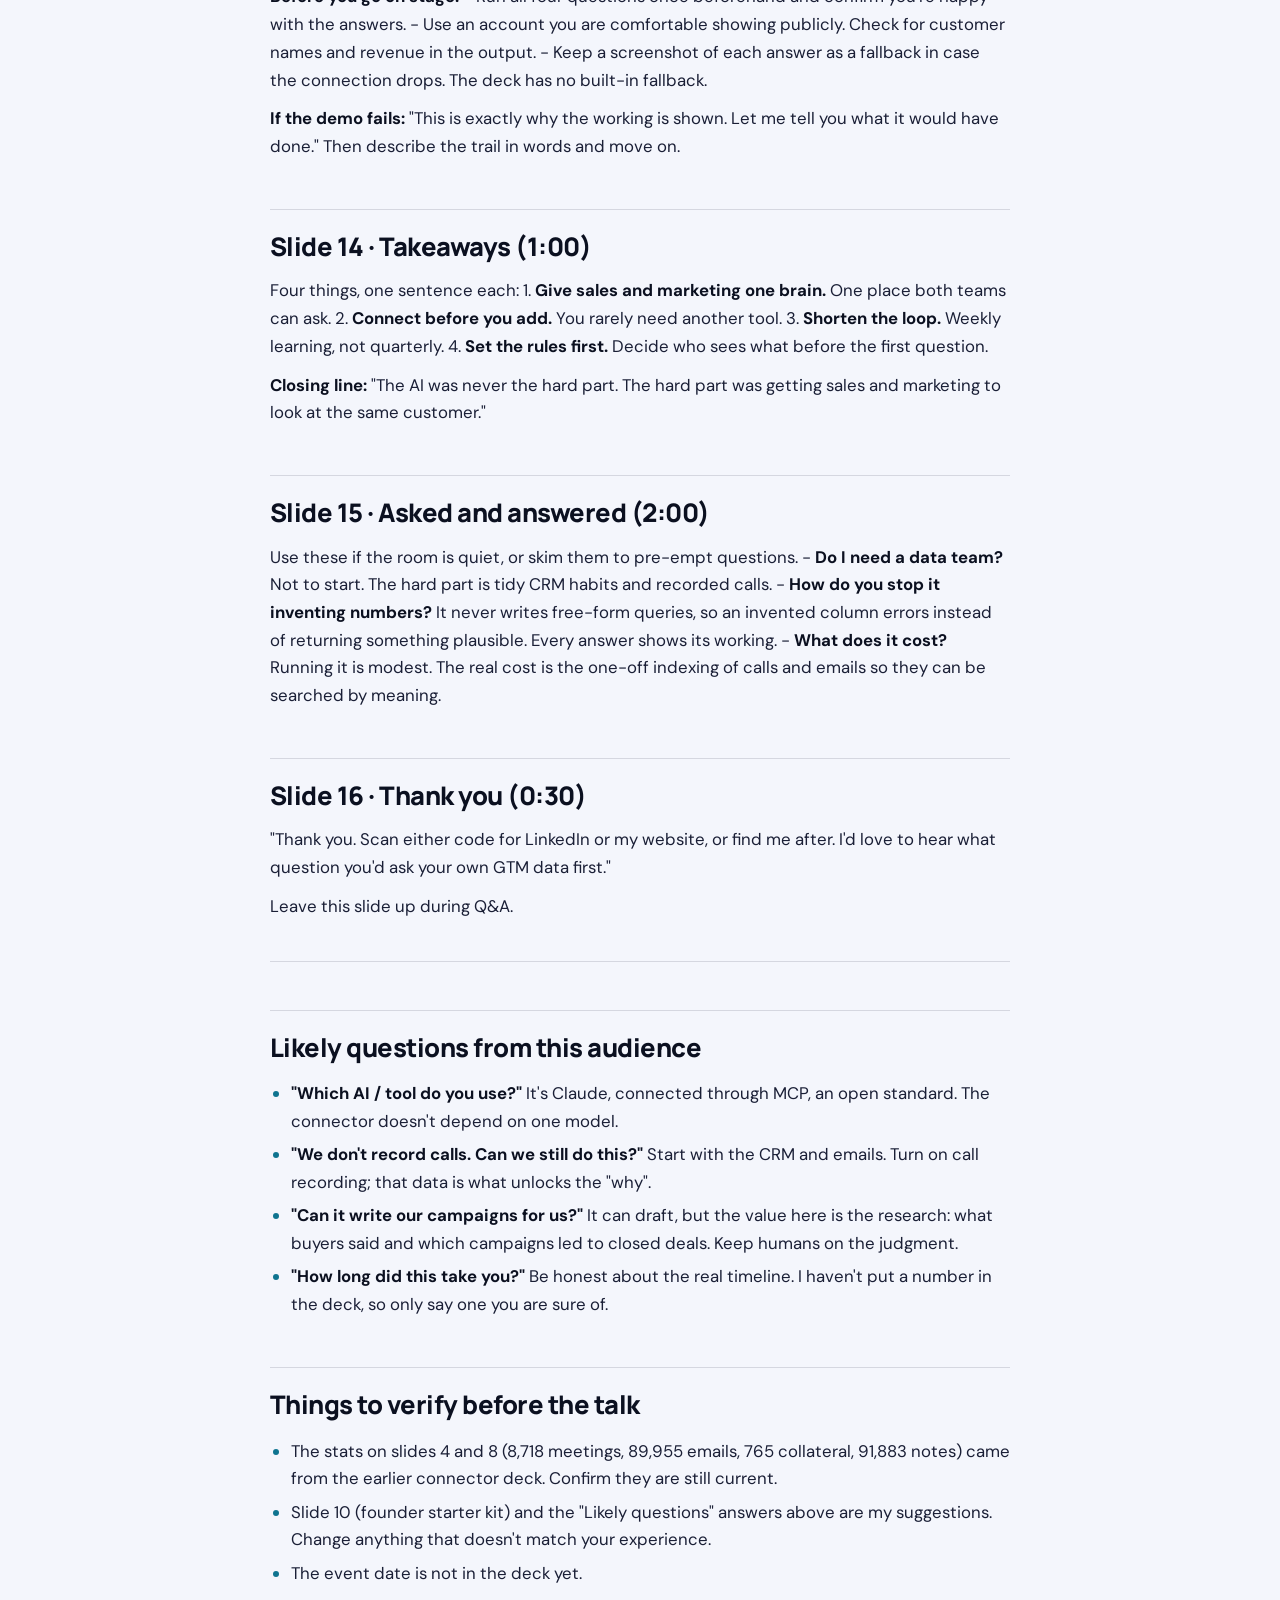
<file: gtm-growth-deck-talk-track.html>
<!DOCTYPE html>
<html lang="en">
<head>
<meta charset="UTF-8">
<meta name="viewport" content="width=device-width, initial-scale=1.0">
<meta name="robots" content="noindex, nofollow">
<title>Your GTM Brain: Talk Track · Friday Collective #37</title>
<link rel="preconnect" href="https://fonts.googleapis.com">
<link rel="preconnect" href="https://fonts.gstatic.com" crossorigin>
<link href="https://fonts.googleapis.com/css2?family=Manrope:wght@400;600;700;800&family=DM+Sans:wght@400;500;700&display=swap" rel="stylesheet">
<style>
:root {
  --bg: #f4f6fc; --surface: #ffffff; --text: #1a1f36; --text-strong: #0b1020; --muted: #5a6488;
  --accent: #4f46e5; --accent2: #0e7490; --line: rgba(26,31,54,0.14); --line-soft: rgba(26,31,54,0.08);
}
@media (prefers-color-scheme: dark) {
  :root { --bg: #0f1224; --surface: #181c33; --text: #e6e9f7; --text-strong: #ffffff; --muted: #9aa3c7;
          --accent: #8b85ff; --accent2: #38bdd8; --line: rgba(230,233,247,0.16); --line-soft: rgba(230,233,247,0.08); }
}
*, *::before, *::after { box-sizing: border-box; }
html { -webkit-font-smoothing: antialiased; scroll-behavior: smooth; }
body {
  margin: 0; background: var(--bg); color: var(--text);
  font-family: 'DM Sans', system-ui, sans-serif; font-size: 1.05rem; line-height: 1.65;
  background-image: radial-gradient(ellipse at 15% 0%, rgba(79,70,229,0.10), transparent 50%),
                    radial-gradient(ellipse at 90% 10%, rgba(14,116,144,0.08), transparent 45%);
  background-repeat: no-repeat;
}
main { max-width: 780px; margin: 0 auto; padding: 3rem 1.25rem 5rem; }
h1, h2, h3 { font-family: 'Manrope', system-ui, sans-serif; color: var(--text-strong); letter-spacing: -0.02em; line-height: 1.2; }
h1 { font-size: clamp(1.9rem, 5vw, 2.8rem); font-weight: 800; margin: 0 0 0.75rem;
     background: linear-gradient(92deg, var(--accent), var(--accent2)); -webkit-background-clip: text; background-clip: text; color: transparent; }
h2 { font-size: clamp(1.25rem, 3vw, 1.6rem); font-weight: 800; margin: 3rem 0 0.9rem; padding-top: 1.4rem; border-top: 1px solid var(--line); }
h2:first-of-type { margin-top: 2rem; }
h3 { font-size: 1.1rem; font-weight: 700; margin: 1.6rem 0 0.5rem; }
p { margin: 0.7rem 0; }
b, strong { color: var(--text-strong); font-weight: 700; }
a { color: var(--accent2); }
hr { border: 0; height: 1px; background: var(--line); margin: 2.5rem 0; }
blockquote { margin: 1rem 0; padding: 0.9rem 1.2rem; border-left: 3px solid var(--accent2); background: var(--surface);
             border-radius: 0 12px 12px 0; color: var(--text); font-weight: 500; }
blockquote p { margin: 0; }
ul, ol { padding-left: 1.3rem; } li { margin: 0.35rem 0; } li::marker { color: var(--accent2); }
code { font-size: 0.9em; background: var(--line-soft); padding: 0.1em 0.4em; border-radius: 6px; }
.tablewrap { overflow-x: auto; margin: 1.2rem 0; border: 1px solid var(--line); border-radius: 14px; background: var(--surface); }
table { border-collapse: collapse; width: 100%; font-size: 0.93rem; }
th, td { padding: 0.6rem 0.85rem; text-align: left; vertical-align: top; border-bottom: 1px solid var(--line-soft); }
th { font-size: 0.72rem; letter-spacing: 0.14em; text-transform: uppercase; color: var(--muted); font-weight: 700; }
tr:last-child td { border-bottom: 0; }
.toplink { position: fixed; right: 1rem; bottom: 1rem; background: var(--surface); border: 1px solid var(--line); color: var(--text);
           padding: 0.5rem 0.9rem; border-radius: 999px; font-size: 0.85rem; text-decoration: none; }
@media print { .toplink { display: none; } body { background: #fff; color: #000; } h1 { color: #000; background: none; } }
</style>
</head>
<body>
<main>
<h1>Your GTM Brain: talk track (30 minutes)</h1>
<p><strong>Event:</strong> Friday Collective #37 · Chennai marketers &amp; founders<br />
<strong>Deck:</strong> <code>gtm-growth-deck.html</code> (16 slides)</p>
<h2>The story in one line</h2>
<blockquote>
<p>Your leads, campaigns and sales calls already hold the answer to "what's actually driving revenue?". It's just scattered. We gave it one brain you can ask in plain English, and that is what lets sales and marketing finally work from the same truth.</p>
</blockquote>
<h2>The arc</h2>
<p>Problem (everyone sees a slice) → Idea (one question, every source) → Why it matters to marketers, ABM teams and founders → How it stays safe (light tech) → Live demo → What to take home.</p>
<h2>Timing at a glance</h2>
<table>
<thead>
<tr>
<th>#</th>
<th>Slide</th>
<th>Min</th>
<th>Job of the slide</th>
</tr>
</thead>
<tbody>
<tr>
<td>1</td>
<td>Title</td>
<td>1:00</td>
<td>Set the promise</td>
</tr>
<tr>
<td>2</td>
<td>Leads are coming in, the dots don't connect</td>
<td>2:00</td>
<td>Make them nod</td>
</tr>
<tr>
<td>3</td>
<td>Everyone sees a slice</td>
<td>2:00</td>
<td>Name the sales/marketing gap</td>
</tr>
<tr>
<td>4</td>
<td>Numbers say what, conversations say why</td>
<td>2:00</td>
<td>Introduce the two kinds of data</td>
</tr>
<tr>
<td>5</td>
<td>Meet the GTM brain</td>
<td>2:30</td>
<td>The core idea (UPI story)</td>
</tr>
<tr>
<td>6</td>
<td>Different question for every role</td>
<td>2:00</td>
<td>Make it concrete</td>
</tr>
<tr>
<td>7</td>
<td>For marketers</td>
<td>2:00</td>
<td>Voice of customer</td>
</tr>
<tr>
<td>8</td>
<td>An account is a group of people</td>
<td>1:30</td>
<td>Real data insight</td>
</tr>
<tr>
<td>9</td>
<td>Closing the loop</td>
<td>1:30</td>
<td>Weekly, not quarterly</td>
</tr>
<tr>
<td>10</td>
<td>For founders</td>
<td>1:30</td>
<td>How to start small</td>
</tr>
<tr>
<td>11</td>
<td>How the brain connects</td>
<td>1:30</td>
<td>The only tech slide</td>
</tr>
<tr>
<td>12</td>
<td>Trust: the three rules</td>
<td>1:30</td>
<td>Remove the fear</td>
</tr>
<tr>
<td>13</td>
<td>Live demo</td>
<td>5:00</td>
<td>Proof</td>
</tr>
<tr>
<td>14</td>
<td>Takeaways</td>
<td>1:00</td>
<td>Land the message</td>
</tr>
<tr>
<td>15</td>
<td>Q&amp;A cards</td>
<td>2:00</td>
<td>Pre-empt the usual questions</td>
</tr>
<tr>
<td>16</td>
<td>Thank you</td>
<td>0:30</td>
<td>Contact, then open Q&amp;A</td>
</tr>
<tr>
<td></td>
<td><strong>Total</strong></td>
<td><strong>30:00</strong></td>
<td></td>
</tr>
</tbody>
</table>
<p>If you run long, cut slide 8 or 9 to one sentence. Never cut the demo below 4 minutes.</p>
<hr />
<h2>Slide 1 · Title (1:00)</h2>
<p><strong>Say:</strong>
"Good evening, everyone. I'm Maya. I run RevOps technology at Kissflow, which means my job is to make sure sales, marketing and customer success can all see the same customer. Over the next half hour I want to show you something we built, and more importantly, what it changes about how a sales and marketing team works together. It's called the GTM connector, and I like to call it a GTM brain."</p>
<p><strong>Optional hook:</strong> "Show of hands: who has spent an hour trying to find out why a deal was lost?"</p>
<p><strong>Transition:</strong> "Let me start with a problem I think every person in this room has lived."</p>
<h2>Slide 2 · The dots don't connect (2:00)</h2>
<p><strong>Say:</strong>
"Leads are coming in. Campaigns are running. Sales conversations are happening. And then a founder asks: 'What's actually driving revenue?' To answer that honestly, someone opens the CRM, then the billing tool, then a usage report. Then they hunt for the call recording and search the inbox. That's about an hour."</p>
<p>"Notice what happens next. Because it takes an hour, <strong>most of the time nobody asks</strong>."</p>
<p>Point at the three numbers: six systems, seven-plus formats, about an hour.</p>
<p><strong>Land it:</strong> "The data isn't missing. It's unreachable."</p>
<p><strong>Transition:</strong> "And this is why marketing and sales so often talk past each other."</p>
<h2>Slide 3 · Everyone sees a slice (2:00)</h2>
<p><strong>Say:</strong> Walk the four cards quickly, one sentence each.
- Marketing sees clicks, form fills and pipeline sourced. It knows who showed up, not what happened on the call.
- Sales knows why a deal stalled, but it lives in notes nobody reads.
- Customer success sees who is drifting away, long before the renewal.
- Founders get a tidy board deck of a story they never got to read.</p>
<p><strong>Key line:</strong> "'Marketing leads are weak' and 'Sales doesn't follow up' are often the same disagreement, argued from two partial views. The fix isn't another meeting. It's one place where everybody can ask the same question."</p>
<p><strong>Transition:</strong> "So what's actually in that data?"</p>
<h2>Slide 4 · Numbers say what, conversations say why (2:00)</h2>
<p><strong>Say:</strong>
"Our go-to-market data comes in two kinds. The top row is <strong>neat tables</strong>: CRM deals, billing, product usage. You can ask 'show me every deal over $50,000' and get an exact answer. The bottom row is <strong>what people said and wrote</strong>: 8,718 sales calls, 89,955 emails, 765 pieces of collateral."</p>
<p>"Numbers tell you <strong>what</strong> happened. Conversations tell you <strong>why</strong>. Most tools handle one kind. The useful questions need both. For example: 'Which customers pay us the most, and what were they unhappy about last month?'"</p>
<p><strong>Transition:</strong> "So what if you could ask that question in one sentence?"</p>
<h2>Slide 5 · Meet the GTM brain (2:30)</h2>
<p><strong>Say (UPI story):</strong>
"Think about life before UPI. Your money wasn't missing. It was hard to reach. Six banks, six apps, six logins. To send someone ₹500 you needed an account number, an IFSC code, a beneficiary added and approved. UPI didn't pool anyone's money into one giant account. It put <strong>one interface over every bank</strong>."</p>
<p>"We did the same for go-to-market data. Nothing was copied into a new mega-tool. The data stays where it lives. You type an ordinary sentence, and the system plans which sources to check, looks, and answers with its working shown."</p>
<p>Walk the four boxes: You ask → It plans → It looks → It answers.</p>
<p><strong>Key line:</strong> "There's nothing new to learn. The question <em>is</em> the interface."</p>
<p><strong>Transition:</strong> "Let me show you what people actually ask."</p>
<h2>Slide 6 · Same data, different question for every role (2:00)</h2>
<p><strong>Say:</strong> Read one question from each card aloud and tell the audience who would ask it.
- Marketing: "Which campaigns brought leads that became closed deals, not just meetings?"
- Sales: "Summarise this deal's history before my call in ten minutes."
- Customer success: "Which accounts have gone quiet in the last 60 days?"
- Founders: "Read our closed-lost deals last quarter. What are the recurring themes?"</p>
<p><strong>Key line:</strong> "That last kind of question used to be a quarterly review someone dreaded preparing. Now it's a question you ask on a Tuesday."</p>
<p><strong>Transition:</strong> "Let me go deeper for the marketers in the room."</p>
<h2>Slide 7 · For marketers (2:00)</h2>
<p><strong>Say:</strong>
"Thousands of sales calls are a free, unfiltered focus group. The trick is searching them by <strong>meaning</strong>, not keywords. If I search 'budget concerns', it finds 'this is too expensive' and 'I need finance to sign off'. The customer never used my words, so keyword search finds nothing. Meaning-based search finds both."</p>
<p>Three uses, one line each:
- <strong>Messaging:</strong> lift the buyer's own phrases into headlines, ads and landing pages.
- <strong>Content:</strong> the questions asked most on calls are the blog posts you haven't written.
- <strong>Competitive:</strong> see who comes up, in what context, and what tips buyers.</p>
<p><strong>Key line:</strong> "Campaign dashboards show what people clicked. Transcripts show what they actually worried about."</p>
<h2>Slide 8 · An account is a group of people (1:30)</h2>
<p><strong>Say:</strong>
"A real number from our CRM. We have 91,883 sales notes. Only 3,878 are attached to the company record. 62,515 are attached to individual people. So if you open a company record, it looks almost empty. The story is scattered across the people who work there."</p>
<p>"For account-based teams, this is why account research takes so long. You have to follow the trail: company, then people, then every call, email and note. That legwork is exactly what the brain does for you."</p>
<h2>Slide 9 · Closing the loop (1:30)</h2>
<p><strong>Say:</strong>
"Here's the loop every team claims to run: campaign, lead, conversation, won or lost, and back to the campaign. Most teams run it in a quarterly review, after the budget is already spent."</p>
<p>"With a connected assistant, anyone can close the loop in one question: 'Why did we lose, and what should the next campaign say?' The advantage isn't a smarter model. It's that <strong>learning from the field happens in days, not quarters</strong>."</p>
<h2>Slide 10 · For founders (1:30)</h2>
<p><strong>Say:</strong>
"If you're a founder thinking 'we're too small for this', you aren't. You don't need a data team. Start with three things."
1. <strong>Two sources:</strong> your CRM and your call recordings. That already answers most of "why did we win or lose?"
2. <strong>One weekly question:</strong> for example, "What did customers push back on this week?" Ask it every Monday.
3. <strong>Access rules on day one:</strong> a rep doesn't need revenue figures. Easier to start strict.</p>
<p><strong>Honest point:</strong> "We run six sources at the scale of thousands of calls, but that wasn't day one. Clean CRM habits and recorded calls matter far more than any particular tool."</p>
<h2>Slide 11 · How the brain connects (1:30)</h2>
<p><strong>This is the only tech slide. Keep it plain.</strong></p>
<p><strong>Say:</strong>
"A word on how, then I'll stop. The standard behind this is called MCP. Think of it as UPI for AI. Your UPI app never learns your bank password. It's handed a short list of things it's allowed to do. Our AI works the same way. It can use a <strong>tool</strong>. It cannot reach into the database."</p>
<p>Walk three boxes: Claude → the connector → your systems.</p>
<p><strong>Key line:</strong> "If we never built a tool for something, the AI simply cannot do it. That's how it reads real customer data without ever holding real access."</p>
<h2>Slide 12 · Trust (1:30)</h2>
<p><strong>Say:</strong> Someone is thinking "is our customer data safe?", so name it. Three rules:
1. <strong>It can only read.</strong> It can't edit a deal, delete a contact or send an email.
2. <strong>Only what we listed.</strong> Every table and column is named in advance. Anything not on the list is unreachable.
3. <strong>Different people, different answers.</strong> Revenue figures are kept away from the general channel. A rep and a finance lead see different things.</p>
<p><strong>Key line:</strong> "The rules live in the connector, so rewording the question doesn't get past them."</p>
<p><strong>Transition:</strong> "Enough slides. Let's ask it something."</p>
<h2>Slide 13 · Live demo (5:00)</h2>
<p>Four questions, each reaching further than the last. <strong>Narrate which sources it picks</strong>, since it isn't told, it works it out.</p>
<table>
<thead>
<tr>
<th>Time</th>
<th>Question</th>
<th>What to point out</th>
</tr>
</thead>
<tbody>
<tr>
<td>0:45</td>
<td>"Which deals are closing this quarter, and who owns them?"</td>
<td>One source (CRM). The baseline.</td>
</tr>
<tr>
<td>1:15</td>
<td>"Give me all activity on this account: contacts, calls, emails and notes."</td>
<td>It follows the trail: company, then people, then everything logged. Link back to slide 8.</td>
</tr>
<tr>
<td>1:30</td>
<td>"What did buyers say about pricing and budget in recent calls?"</td>
<td>Searches meaning, not keywords. Link back to slide 7.</td>
</tr>
<tr>
<td>1:30</td>
<td>"Read the notes on our closed-lost deals last quarter. What are the recurring themes?"</td>
<td>Reads and reasons across many notes. This is the founder question from slide 6.</td>
</tr>
</tbody>
</table>
<p><strong>Before you go on stage:</strong>
- Run all four questions once beforehand and confirm you're happy with the answers.
- Use an account you are comfortable showing publicly. Check for customer names and revenue in the output.
- Keep a screenshot of each answer as a fallback in case the connection drops. The deck has no built-in fallback.</p>
<p><strong>If the demo fails:</strong> "This is exactly why the working is shown. Let me tell you what it would have done." Then describe the trail in words and move on.</p>
<h2>Slide 14 · Takeaways (1:00)</h2>
<p>Four things, one sentence each:
1. <strong>Give sales and marketing one brain.</strong> One place both teams can ask.
2. <strong>Connect before you add.</strong> You rarely need another tool.
3. <strong>Shorten the loop.</strong> Weekly learning, not quarterly.
4. <strong>Set the rules first.</strong> Decide who sees what before the first question.</p>
<p><strong>Closing line:</strong> "The AI was never the hard part. The hard part was getting sales and marketing to look at the same customer."</p>
<h2>Slide 15 · Asked and answered (2:00)</h2>
<p>Use these if the room is quiet, or skim them to pre-empt questions.
- <strong>Do I need a data team?</strong> Not to start. The hard part is tidy CRM habits and recorded calls.
- <strong>How do you stop it inventing numbers?</strong> It never writes free-form queries, so an invented column errors instead of returning something plausible. Every answer shows its working.
- <strong>What does it cost?</strong> Running it is modest. The real cost is the one-off indexing of calls and emails so they can be searched by meaning.</p>
<h2>Slide 16 · Thank you (0:30)</h2>
<p>"Thank you. Scan either code for LinkedIn or my website, or find me after. I'd love to hear what question you'd ask your own GTM data first."</p>
<p>Leave this slide up during Q&amp;A.</p>
<hr />
<h2>Likely questions from this audience</h2>
<ul>
<li><strong>"Which AI / tool do you use?"</strong> It's Claude, connected through MCP, an open standard. The connector doesn't depend on one model.</li>
<li><strong>"We don't record calls. Can we still do this?"</strong> Start with the CRM and emails. Turn on call recording; that data is what unlocks the "why".</li>
<li><strong>"Can it write our campaigns for us?"</strong> It can draft, but the value here is the research: what buyers said and which campaigns led to closed deals. Keep humans on the judgment.</li>
<li><strong>"How long did this take you?"</strong> Be honest about the real timeline. I haven't put a number in the deck, so only say one you are sure of.</li>
</ul>
<h2>Things to verify before the talk</h2>
<ul>
<li>The stats on slides 4 and 8 (8,718 meetings, 89,955 emails, 765 collateral, 91,883 notes) came from the earlier connector deck. Confirm they are still current.</li>
<li>Slide 10 (founder starter kit) and the "Likely questions" answers above are my suggestions. Change anything that doesn't match your experience.</li>
<li>The event date is not in the deck yet.</li>
</ul>
</main>
<a class="toplink" href="#">↑ Top</a>
<script>document.querySelectorAll('table').forEach(t=>{const w=document.createElement('div');w.className='tablewrap';t.parentNode.insertBefore(w,t);w.appendChild(t);});</script>
</body>
</html>
</file>
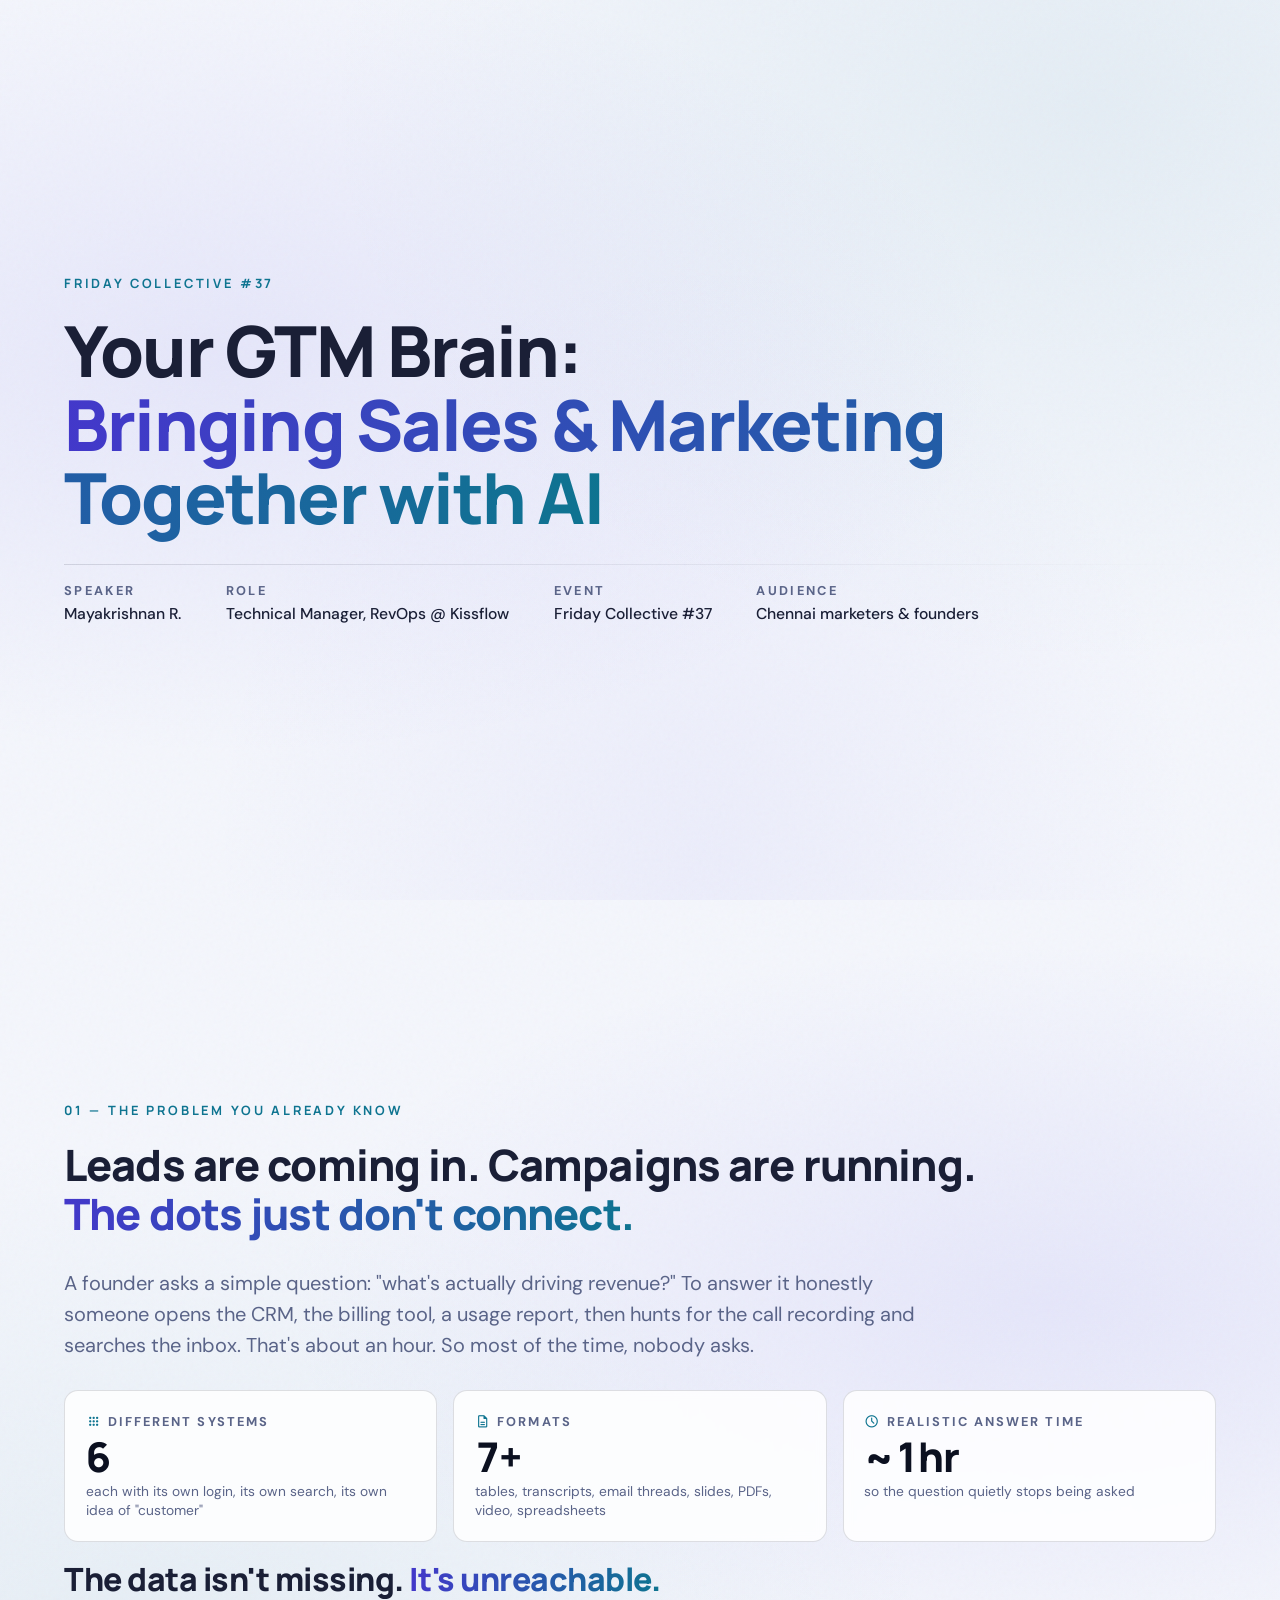
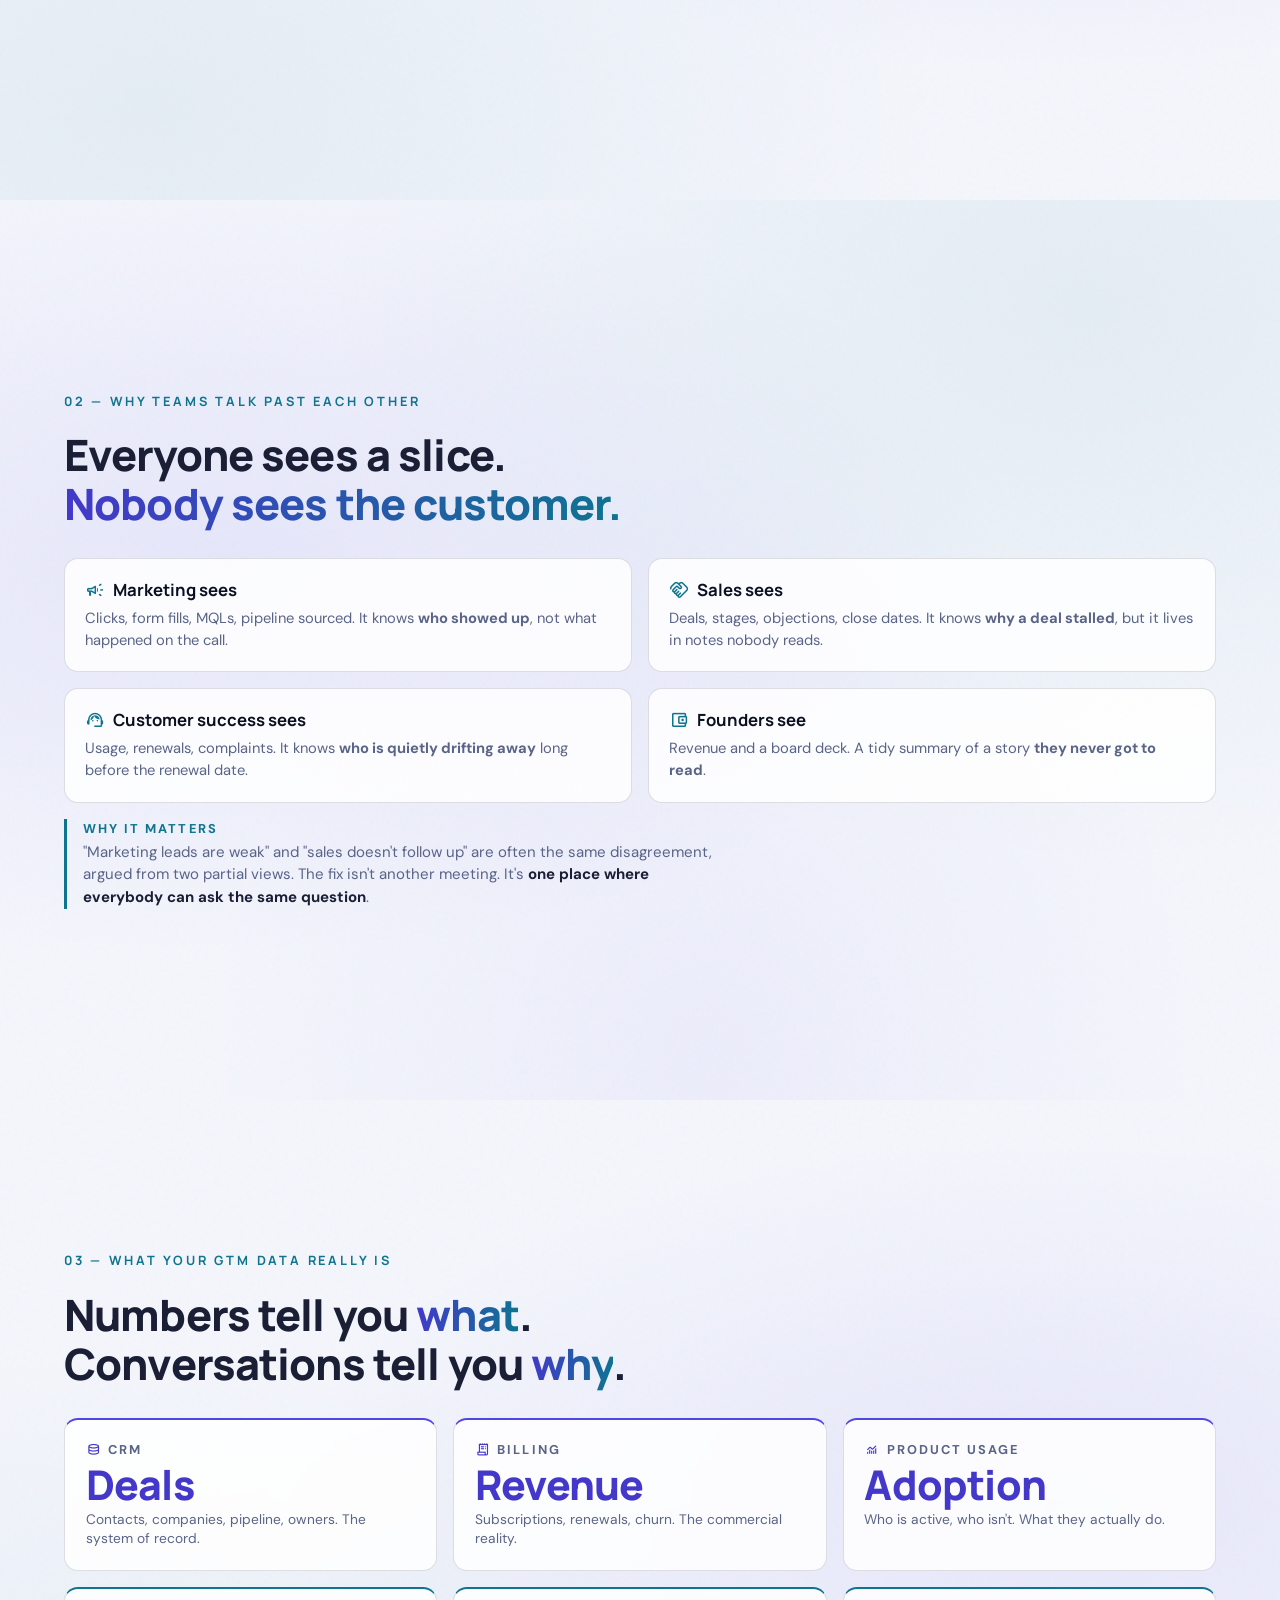
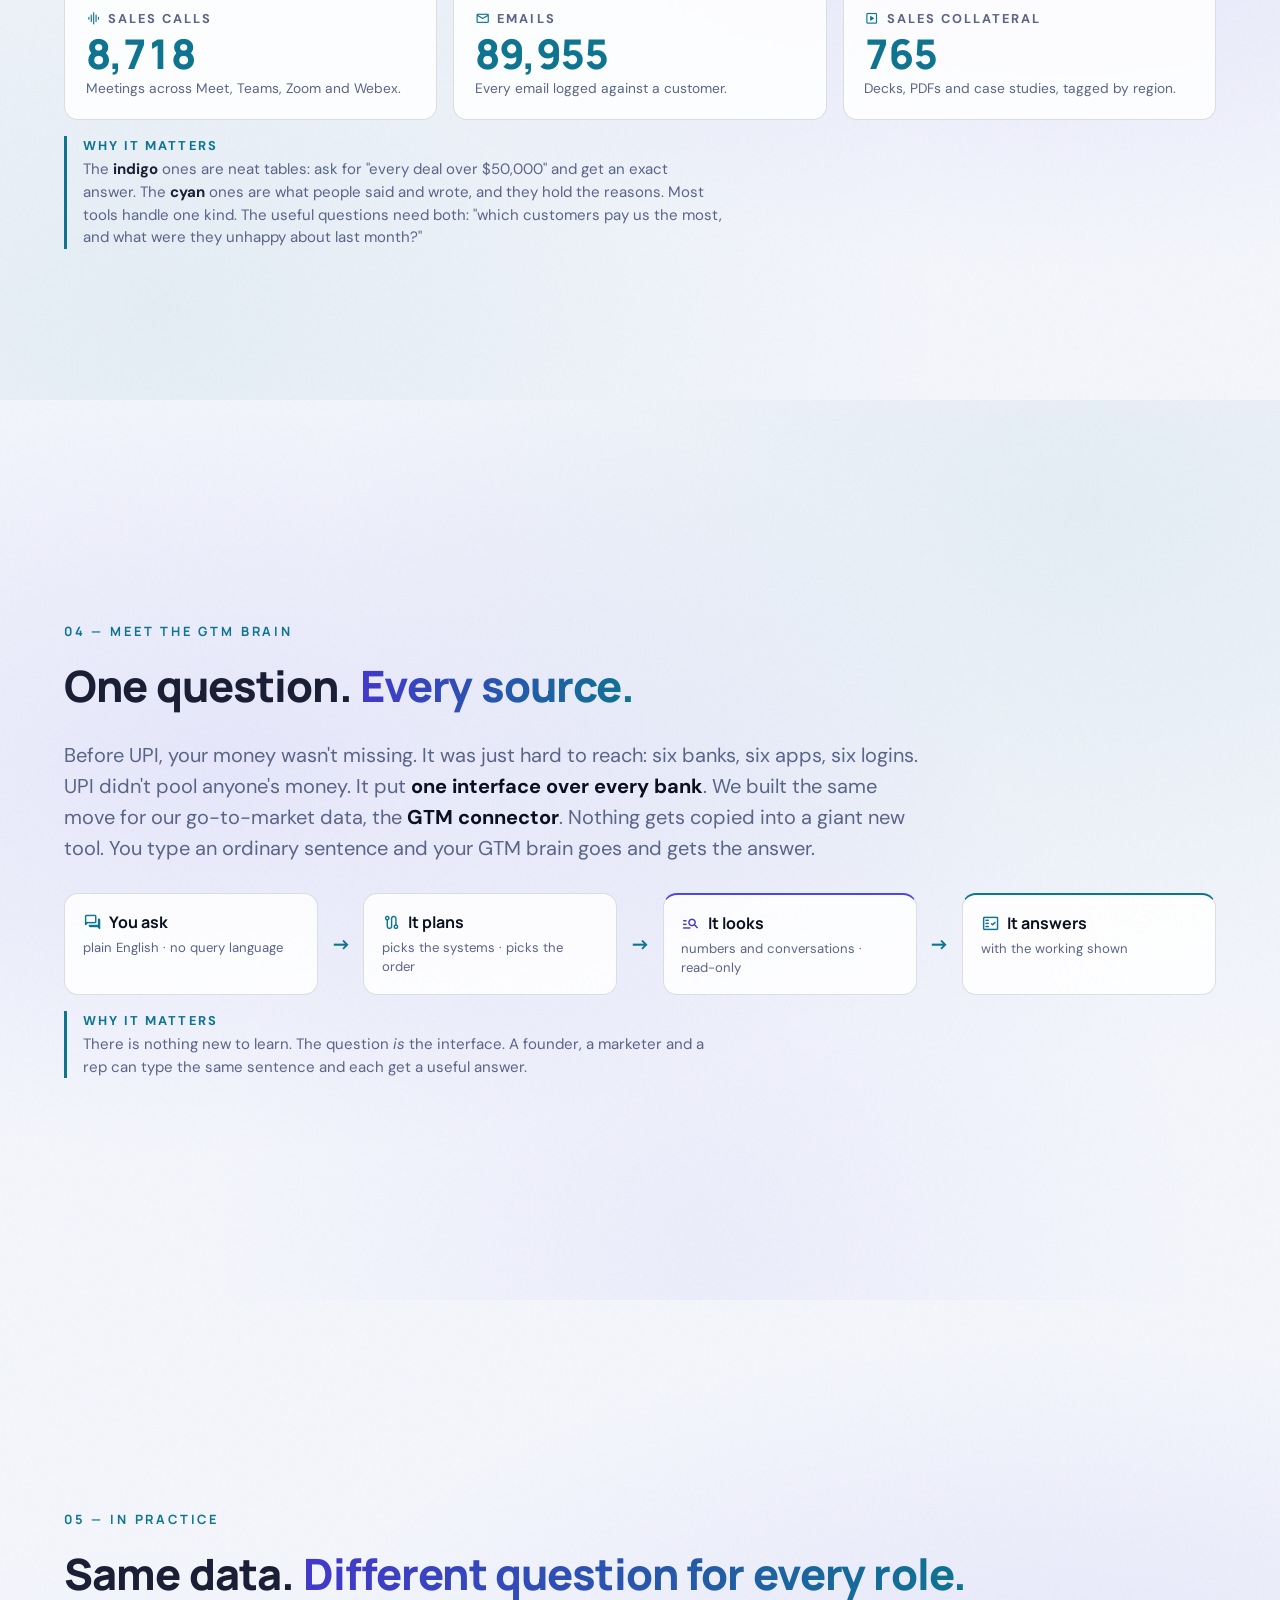
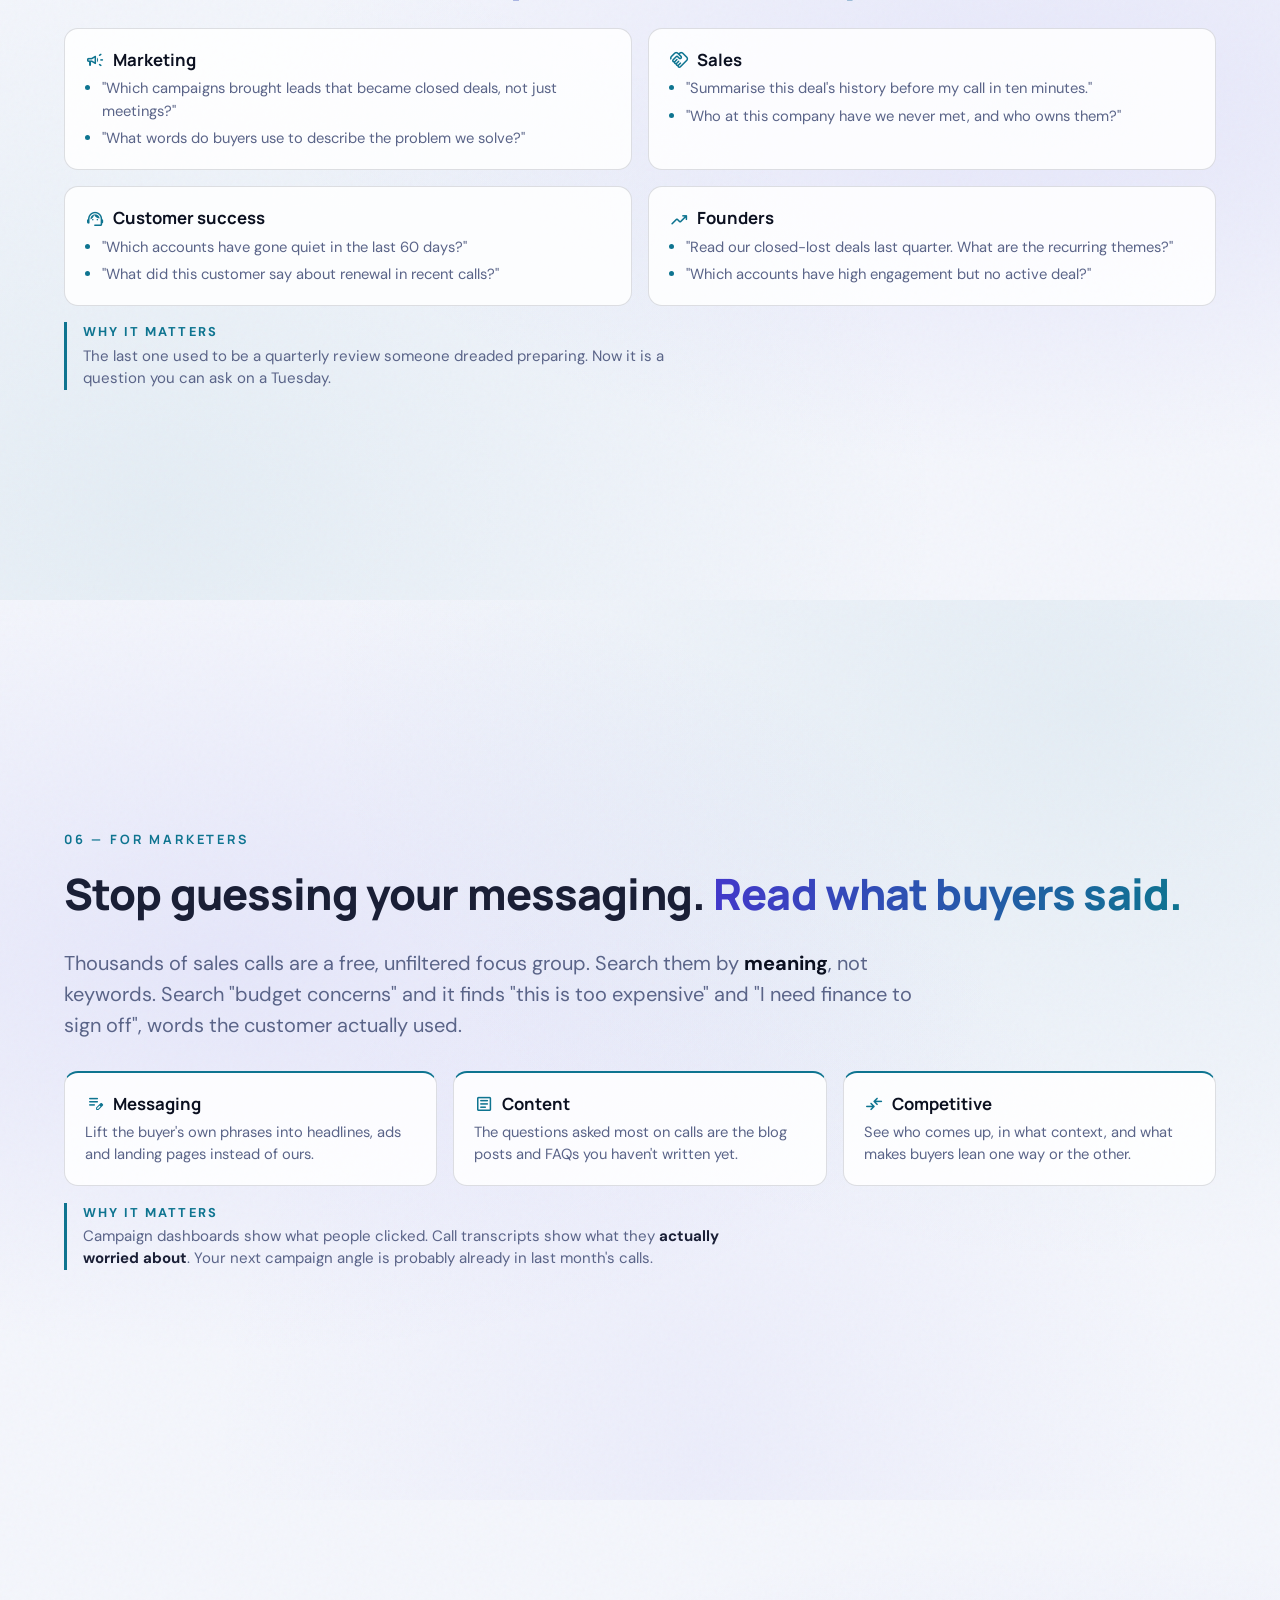
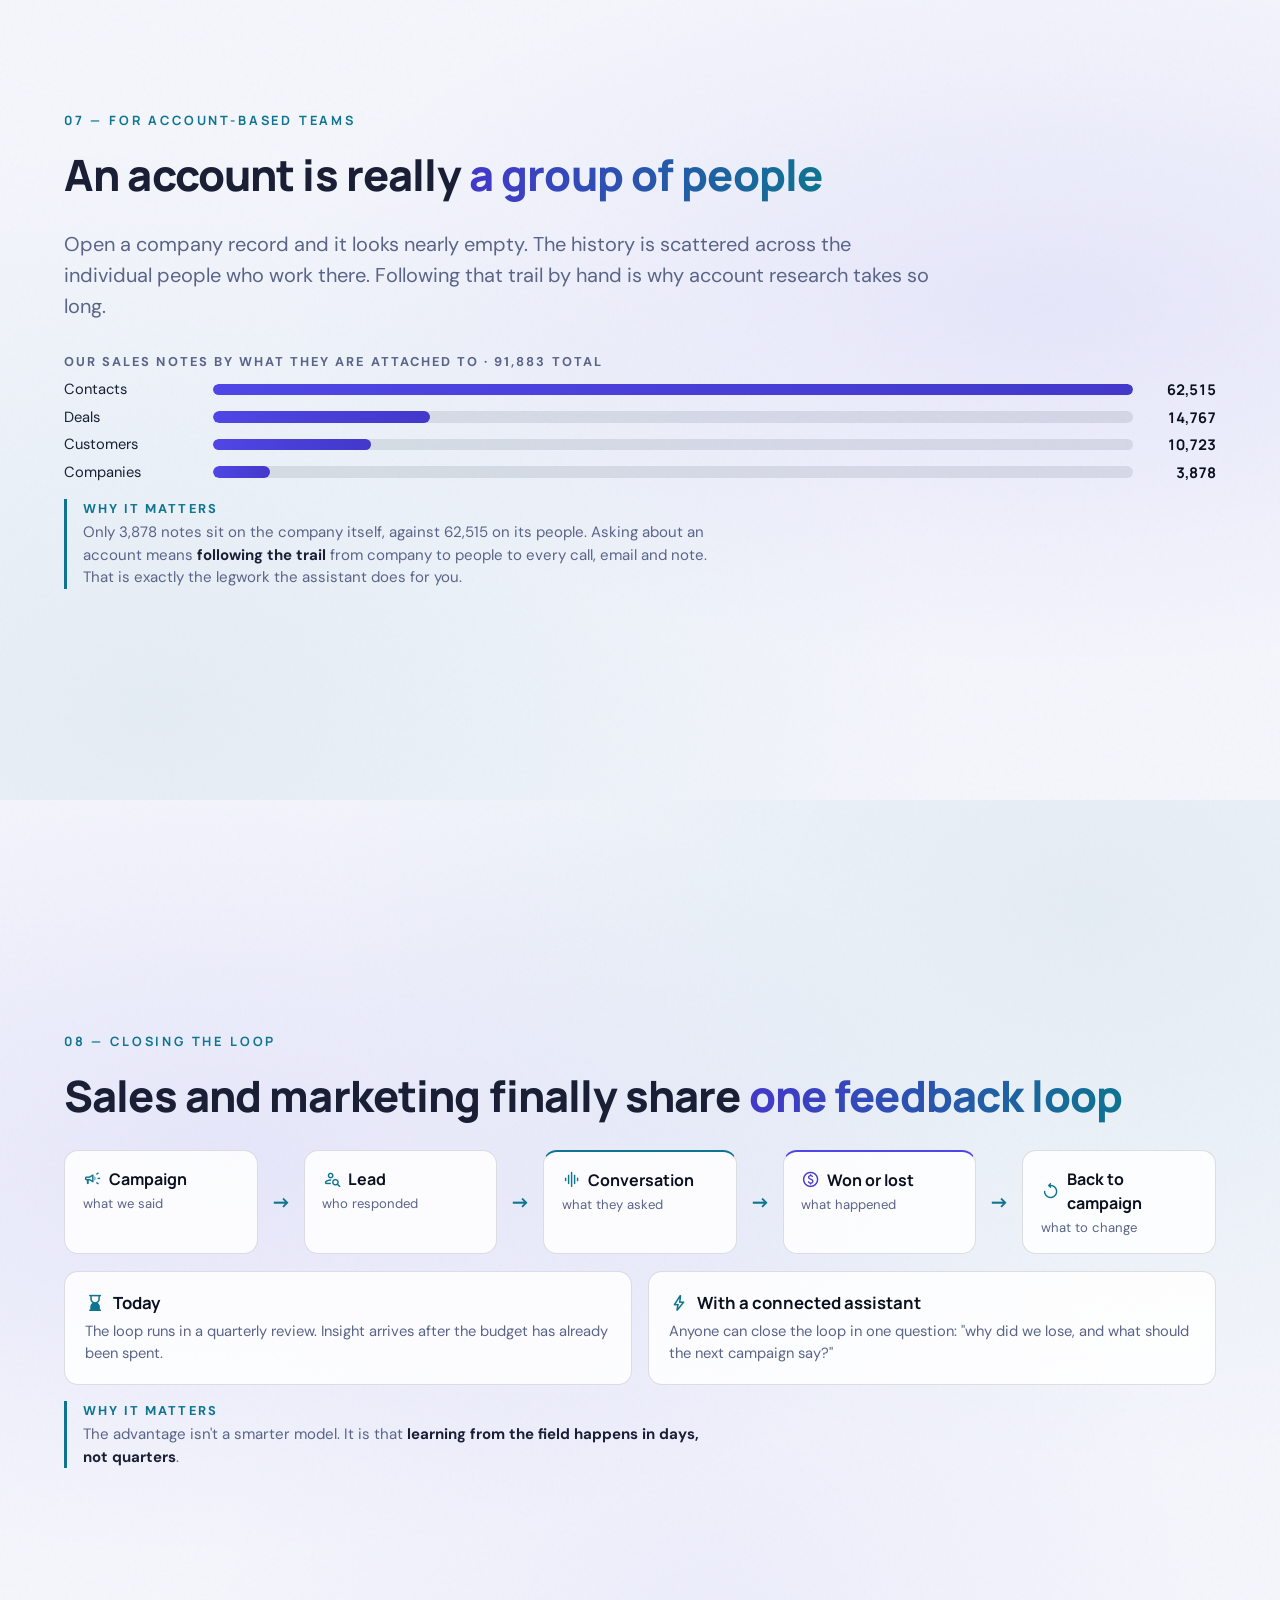
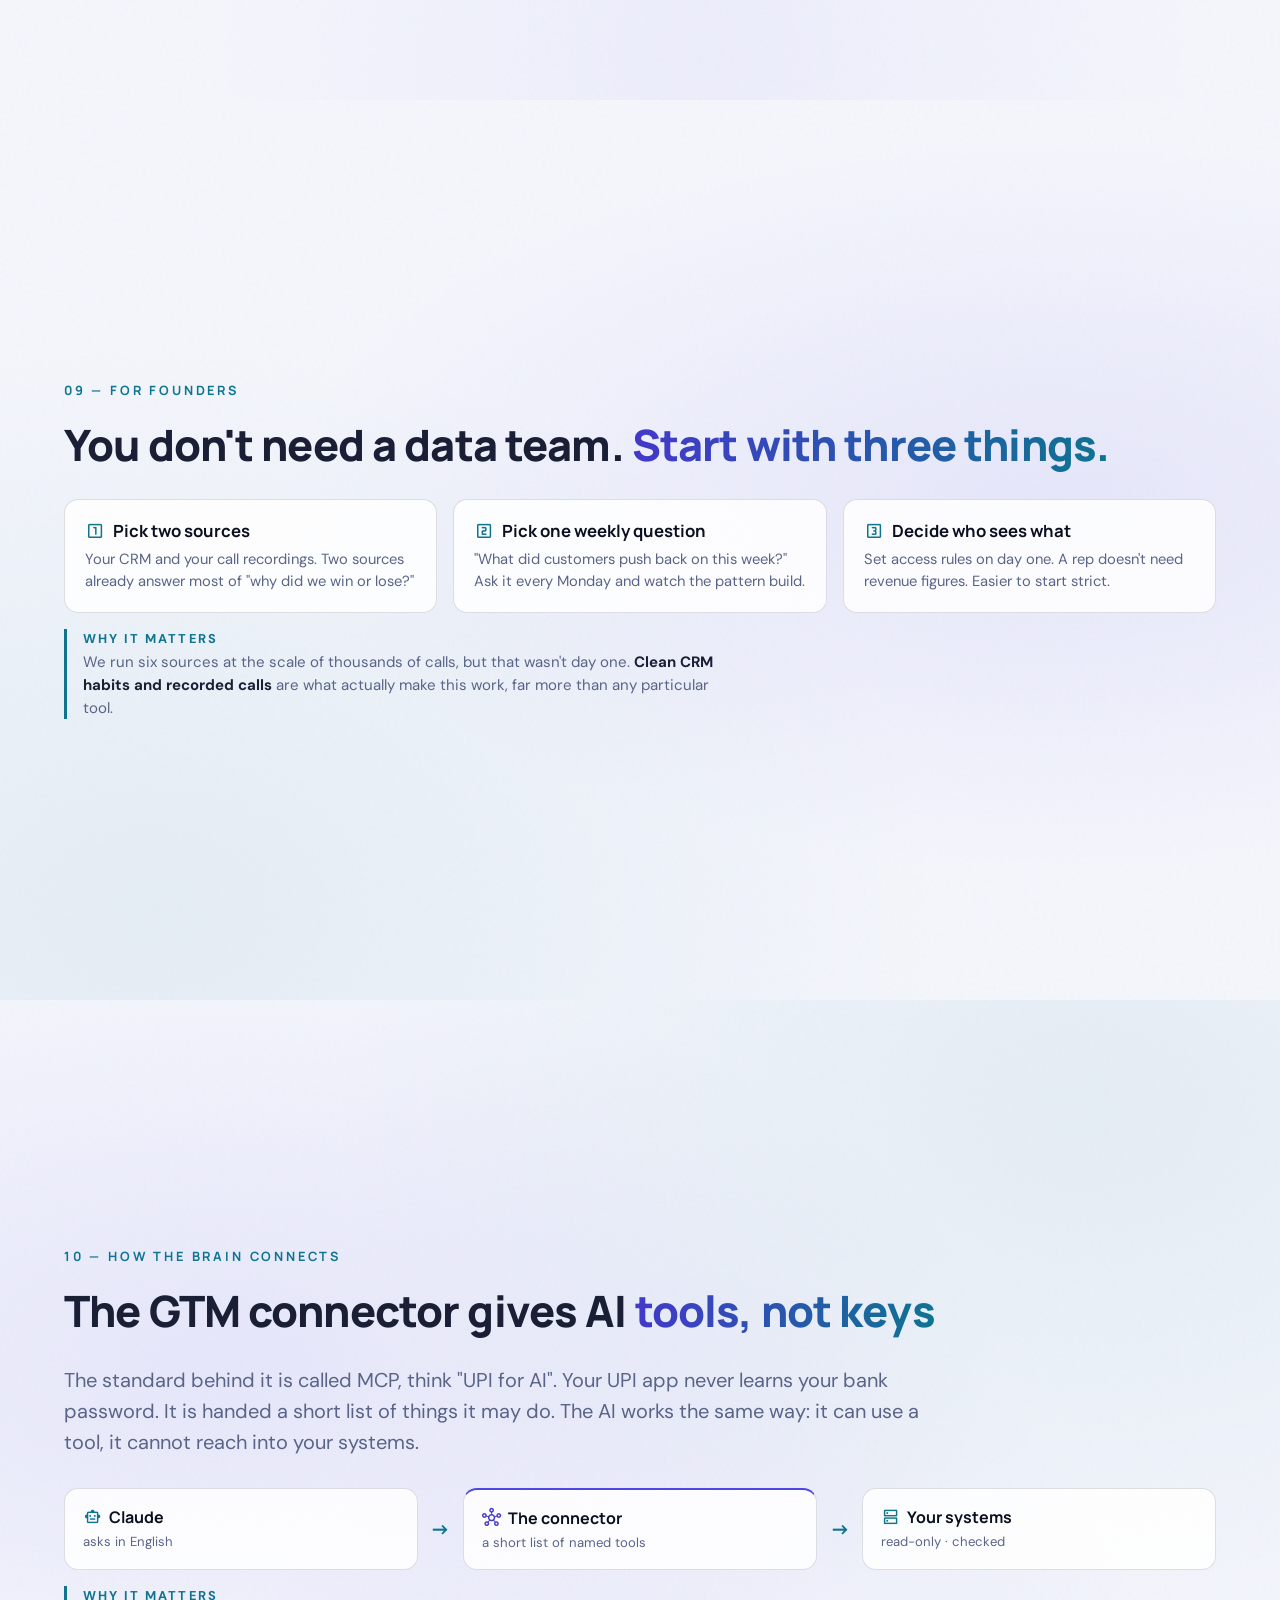
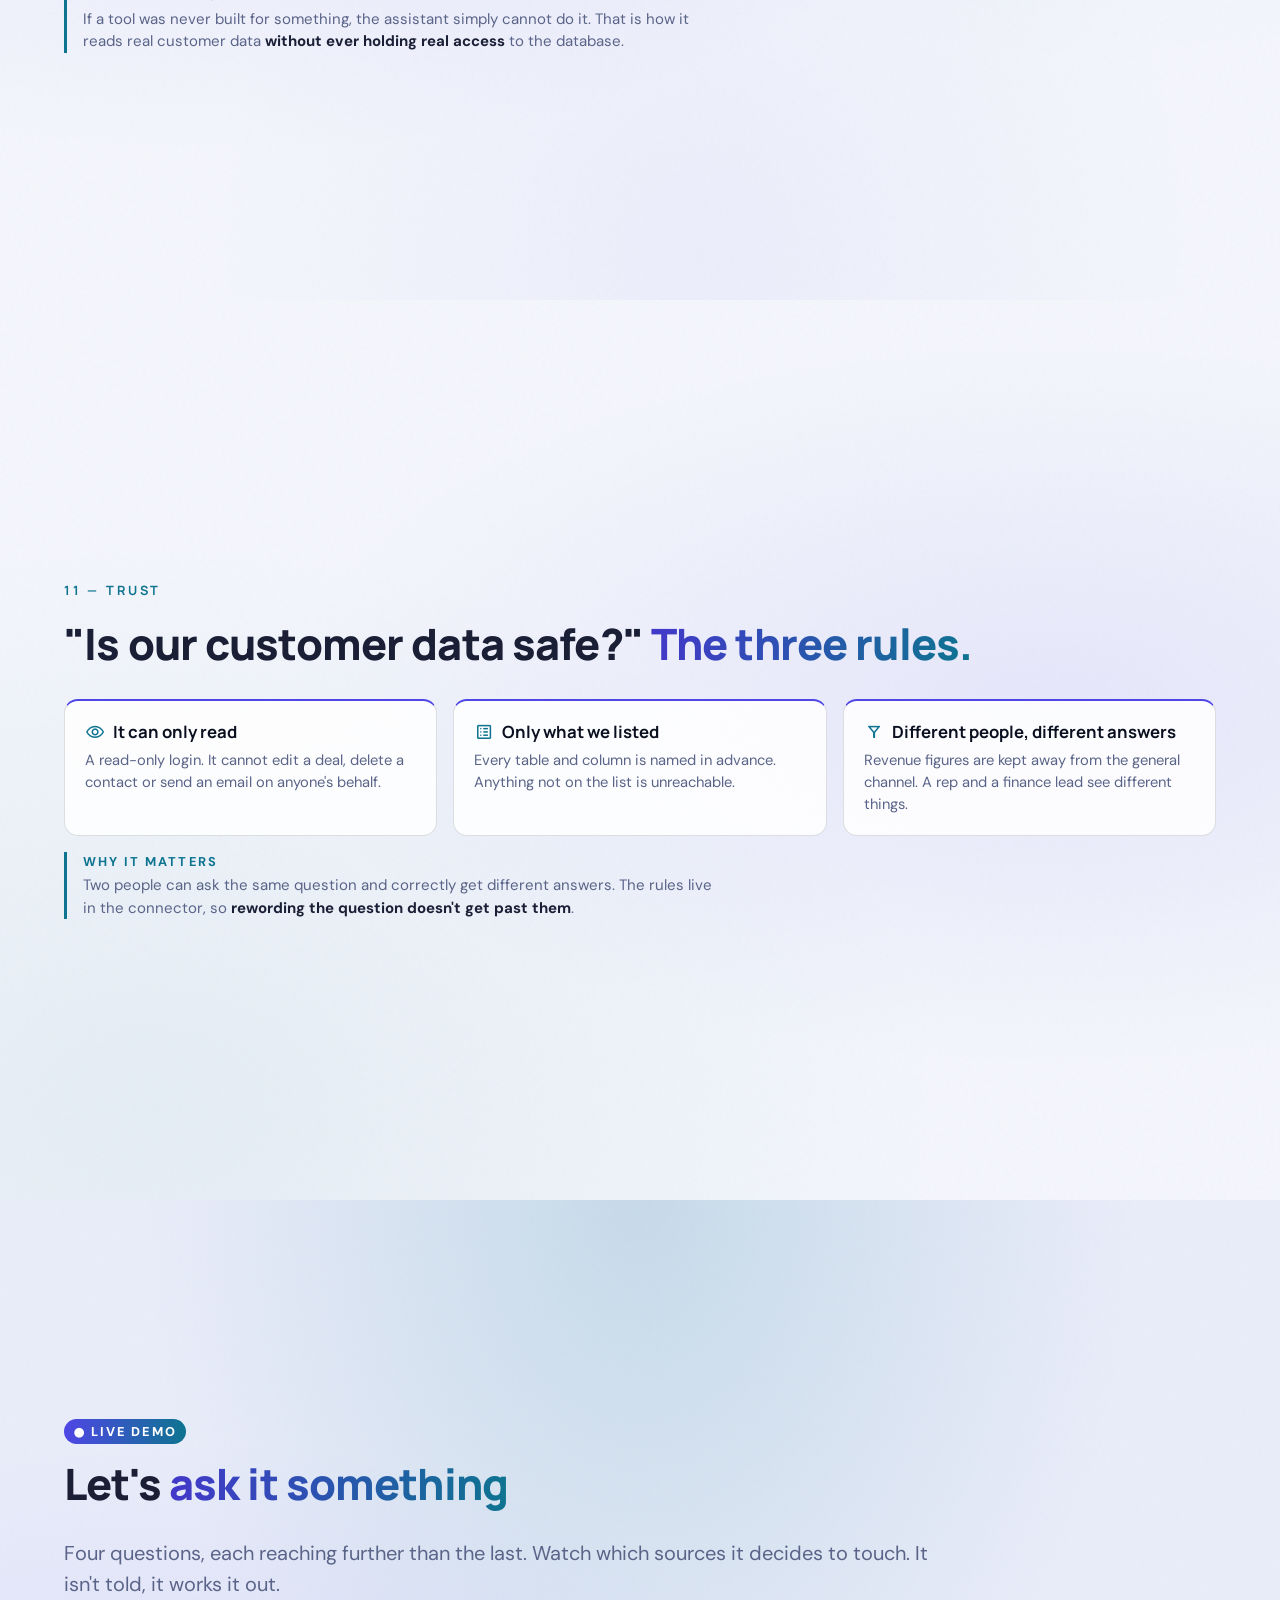
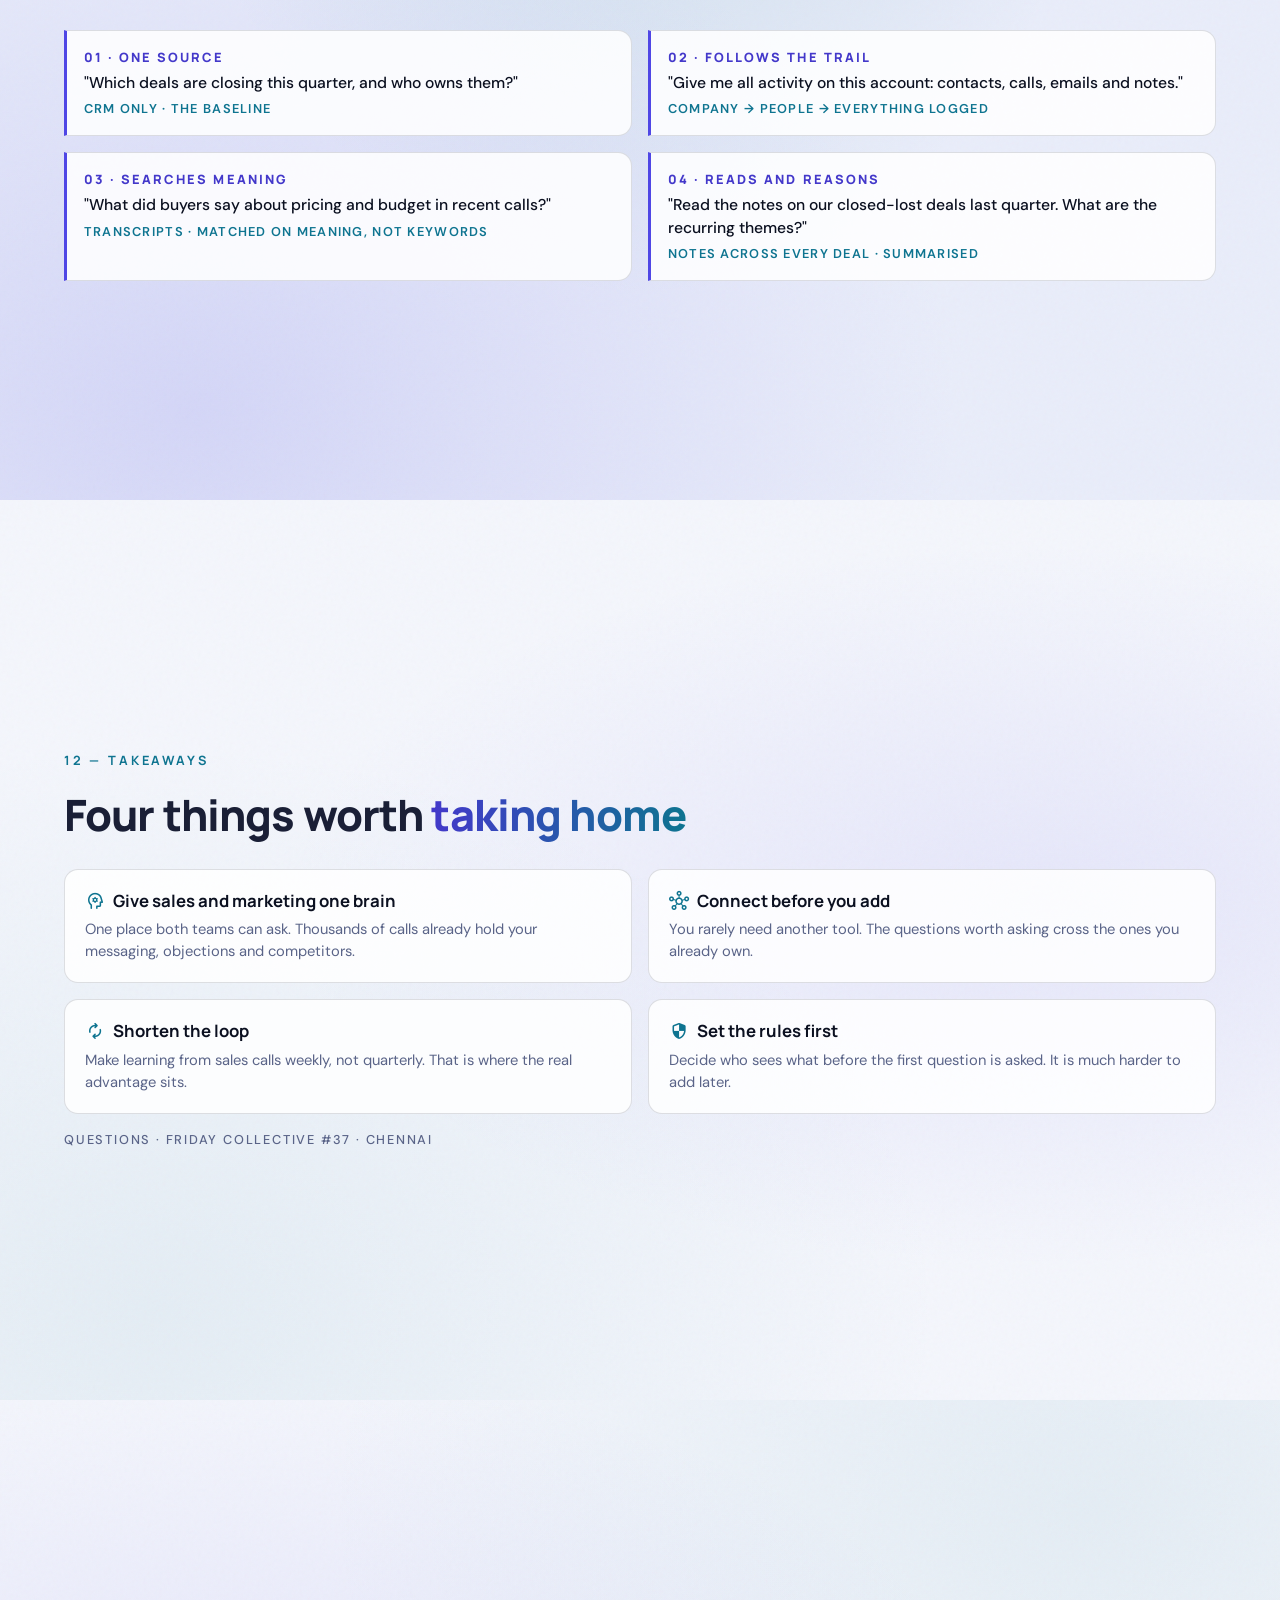
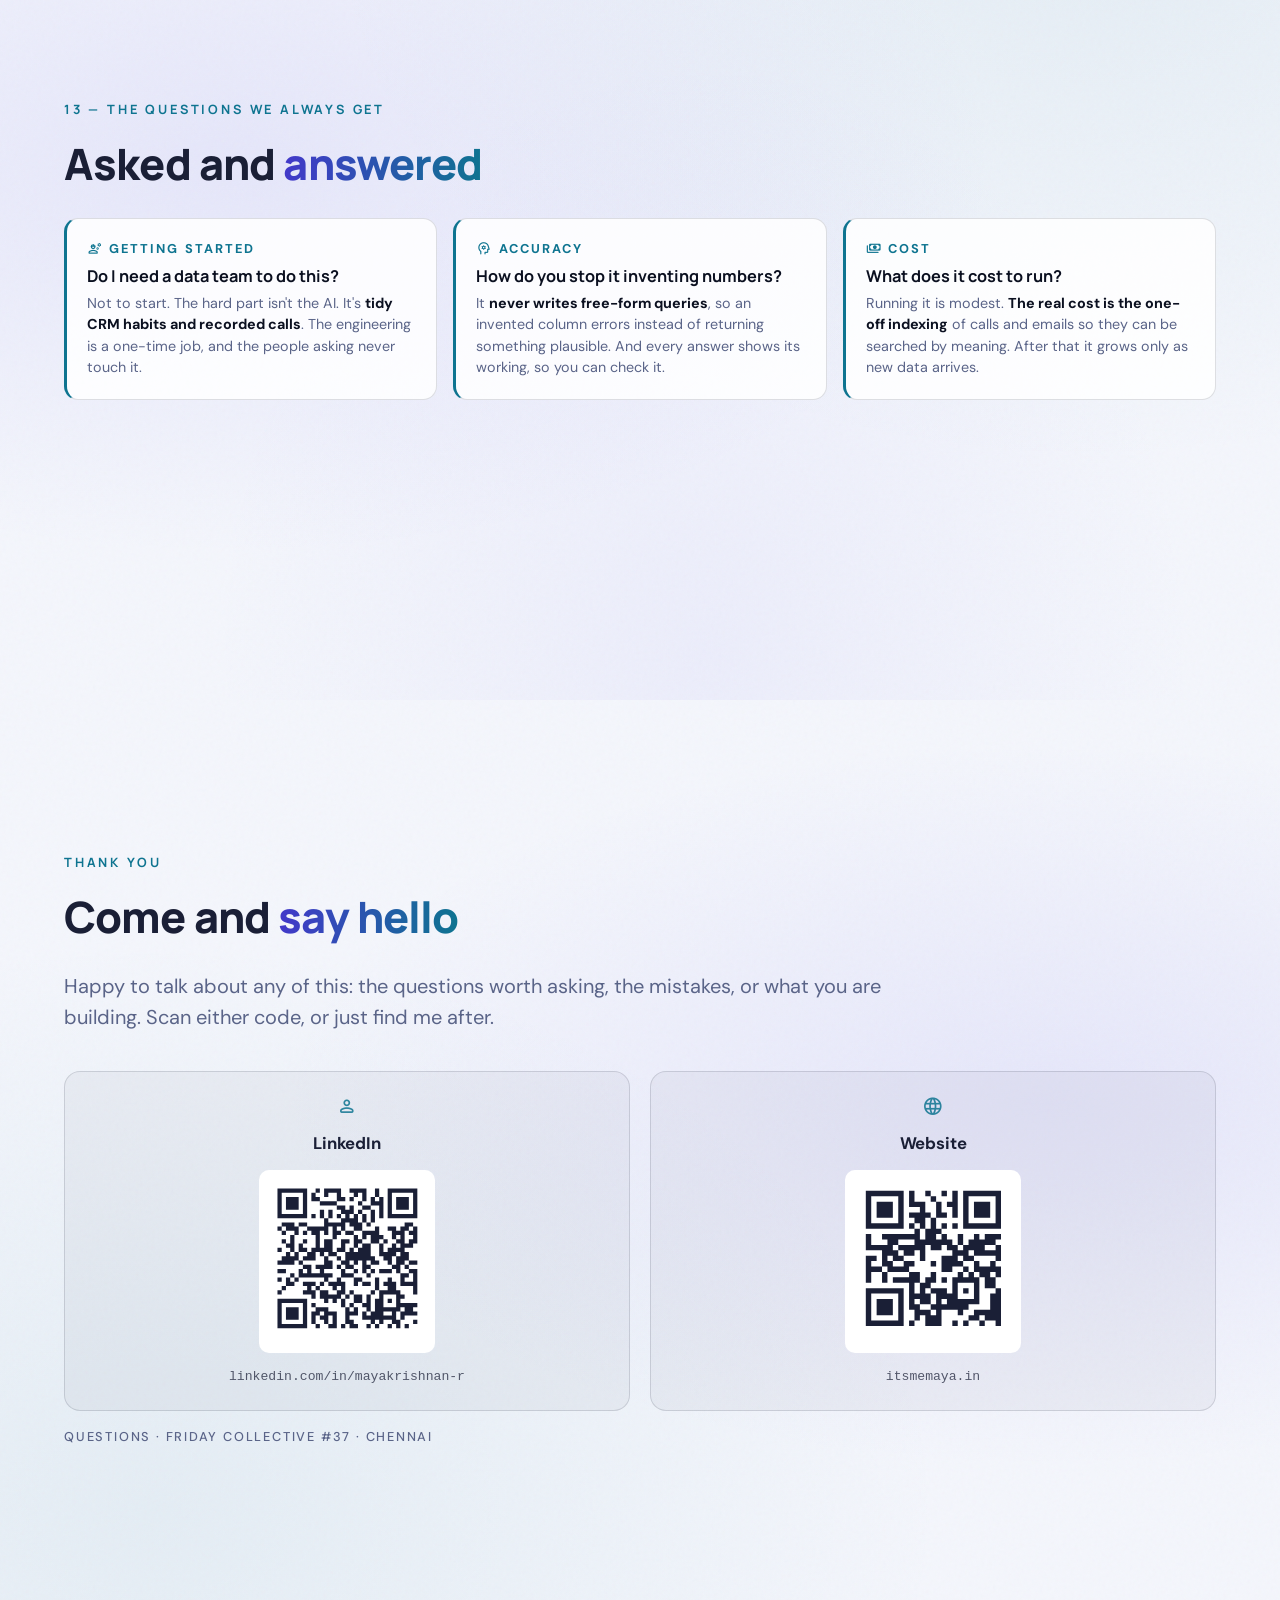
<file: gtm-growth-deck.html>
<!DOCTYPE html>
<html lang="en">
<head>
<meta charset="UTF-8">
<meta name="viewport" content="width=device-width, initial-scale=1.0">
<title>Your GTM Brain — Bringing Sales &amp; Marketing Together with AI · Friday Collective #37</title>

<!-- Fonts: Midnight Blue preset (Manrope headings / DM Sans body) -->
<link rel="preconnect" href="https://fonts.googleapis.com">
<link rel="preconnect" href="https://fonts.gstatic.com" crossorigin>
<link href="https://fonts.googleapis.com/css2?family=Manrope:wght@400;600;700;800&family=DM+Sans:wght@400;500;700&display=swap" rel="stylesheet">
<!-- Material Symbols (fonts.google.com/icons) — icons render only after the font loads -->
<link href="https://fonts.googleapis.com/css2?family=Material+Symbols+Rounded:opsz,wght,FILL,GRAD@24,400,0,0&display=block" rel="stylesheet">

<style>
/* ============================================
   MIDNIGHT BLUE PRESET — LIGHT BUILD — slides-ai-plugin
   Authoritative, data-driven. Indigo/cyan accents,
   metric highlight boxes, gradient-mesh depth.

   Semantic color coding for this deck:
     indigo = structured data (SQL)
     cyan   = semantic data (vectors)
     rose   = unused since the incidents slide was cut (kept for reuse)
   ============================================ */
:root {
  --bg-primary: #f4f6fc;
  --bg-secondary: #ffffff;
  --text-primary: #1a1f36;
  --text-secondary: #5a6488;
  --accent: #4f46e5;
  --accent-secondary: #0e7490;
  --accent-rgb: 79, 70, 229;
  --accent2-rgb: 14, 116, 144;
  --indigo-soft: #4338ca;
  --cyan-soft: #0e7490;
  --rose: #dc2626;
  --rose-rgb: 220, 38, 38;
  --line: rgba(26, 31, 54, 0.14);
  --font-heading: 'Manrope', system-ui, sans-serif;
  --font-body: 'DM Sans', system-ui, sans-serif;
  --title-size: clamp(2rem, 5.5vw, 4.4rem);
  --h2-size: clamp(1.5rem, 3.6vw, 2.7rem);
  --body-size: clamp(0.85rem, 1.5vw, 1.05rem);
  --lead-size: clamp(0.95rem, 1.8vw, 1.25rem);
  --caption-size: clamp(0.68rem, 1vw, 0.8rem);
  --ease-out-expo: cubic-bezier(0.16, 1, 0.3, 1);

  /* Surfaces, hairlines and ink — named so that reskinning the deck is a palette
     swap and nothing else. The light build overrides exactly this block. */
  --text-strong: #0b1020;
  --surface: rgba(255, 255, 255, 0.85);
  --surface-solid: rgba(255, 255, 255, 0.96);
  --surface-soft: rgba(255, 255, 255, 0.6);
  --panel: rgba(26, 31, 54, 0.04);
  --line-soft: rgba(26, 31, 54, 0.10);
  --line-mid: rgba(26, 31, 54, 0.20);
  --line-strong: rgba(26, 31, 54, 0.26);
  --wire: rgba(26, 31, 54, 0.45);
  --on-accent: #ffffff;
  --indigo-deep: #4f46e5;
  --demo-bg: #e9edfa;
  --mesh-1: 0.09; --mesh-2: 0.07; --mesh-3: 0.05;
  --orb-opacity: 0.3;
}

/* ============================================
   VIEWPORT BASE (mandatory — from plugin assets)
   ============================================ */
*, *::before, *::after { box-sizing: border-box; margin: 0; padding: 0; }

html {
  font-size: 16px;
  scroll-behavior: smooth;
  scroll-snap-type: y mandatory;
  -webkit-font-smoothing: antialiased;
  -moz-osx-font-smoothing: grayscale;
}

body {
  overflow-x: hidden;
  background: var(--bg-primary);
  color: var(--text-primary);
  font-family: var(--font-body);
  line-height: 1.5;
}

.slide {
  width: 100vw;
  height: 100vh;
  height: 100dvh;           /* iOS Safari dynamic viewport */
  overflow: hidden;          /* never scroll within a slide */
  position: relative;
  display: flex;
  flex-direction: column;
  justify-content: center;
  align-items: center;
  padding: clamp(1.5rem, 4vw, 4rem);
  scroll-snap-align: start;
  isolation: isolate;
}

/* Gradient mesh — the Midnight Blue atmospheric recipe.
   Ellipse positions alternate per slide for quiet variety. */
.slide {
  background:
    radial-gradient(ellipse at 18% 40%, rgba(var(--accent-rgb), var(--mesh-1)) 0%, transparent 52%),
    radial-gradient(ellipse at 85% 12%, rgba(var(--accent2-rgb), var(--mesh-2)) 0%, transparent 50%),
    radial-gradient(ellipse at 55% 95%, rgba(var(--accent-rgb), var(--mesh-3)) 0%, transparent 50%),
    var(--bg-primary);
}
.slide:nth-child(even) {
  background:
    radial-gradient(ellipse at 82% 45%, rgba(var(--accent-rgb), var(--mesh-1)) 0%, transparent 52%),
    radial-gradient(ellipse at 12% 90%, rgba(var(--accent2-rgb), var(--mesh-2)) 0%, transparent 50%),
    var(--bg-primary);
}
/* demo slide — darker, cyan-charged for the big moment */
.slide[data-theme="demo"] {
  background:
    radial-gradient(ellipse at 50% 0%, rgba(var(--accent2-rgb), 0.16) 0%, transparent 55%),
    radial-gradient(ellipse at 15% 90%, rgba(var(--accent-rgb), 0.14) 0%, transparent 50%),
    var(--demo-bg);
}
/* incidents slide — a low rose wash under the mesh */
.slide[data-theme="hot"] {
  background:
    radial-gradient(ellipse at 20% 20%, rgba(var(--rose-rgb), 0.10) 0%, transparent 50%),
    radial-gradient(ellipse at 85% 85%, rgba(var(--accent-rgb), 0.10) 0%, transparent 50%),
    var(--bg-primary);
}

/* subtle noise for texture over the mesh */
.slide::after {
  content: '';
  position: absolute;
  inset: 0;
  background: url("data:image/svg+xml,%3Csvg viewBox='0 0 256 256' xmlns='http://www.w3.org/2000/svg'%3E%3Cfilter id='n'%3E%3CfeTurbulence type='fractalNoise' baseFrequency='0.9' numOctaves='4' stitchTiles='stitch'/%3E%3C/filter%3E%3Crect width='100%25' height='100%25' filter='url(%23n)' opacity='0.03'/%3E%3C/svg%3E");
  pointer-events: none;
  z-index: 1;
}

.slide-content {
  width: 100%;
  max-width: min(90vw, 1200px);
  max-height: 100%;
  overflow: hidden;
  position: relative;
  z-index: 2;
  display: flex;
  flex-direction: column;
  gap: clamp(0.7rem, 1.8vh, 1.3rem);
}

/* ============================================
   TYPOGRAPHY
   ============================================ */
.slide-title {
  font-family: var(--font-heading);
  font-size: var(--h2-size);
  font-weight: 800;
  line-height: 1.12;
  letter-spacing: -0.02em;
  text-wrap: balance;
}
h1.slide-title { font-size: var(--title-size); line-height: 1.04; letter-spacing: -0.025em; }

/* breathing room: ~10px extra separation on top of the flex gap,
   between title → description → cards/content */
.slide-content > .slide-title { margin-bottom: clamp(0.55rem, 1.5vh, 0.9rem); }
.slide-content > .lead { margin-bottom: clamp(0.55rem, 1.5vh, 0.9rem); }
.slide-content > .kicker { margin-bottom: clamp(0.1rem, 0.5vh, 0.3rem); }

/* indigo→cyan gradient — the deck's signature emphasis */
.grad {
  background: linear-gradient(92deg, var(--indigo-soft) 0%, var(--accent-secondary) 100%);
  -webkit-background-clip: text;
  background-clip: text;
  color: transparent;
}

.kicker {
  font-family: var(--font-heading);
  font-size: var(--caption-size);
  font-weight: 700;
  letter-spacing: 0.22em;
  text-transform: uppercase;
  color: var(--accent-secondary);
}

/* ============================================
   MATERIAL SYMBOLS — hidden until the font is
   confirmed loaded (offline → clean text, no
   raw ligature words). Colors follow the data
   key: cyan default · indigo = SQL · rose = hot.
   ============================================ */
.msr {
  font-family: 'Material Symbols Rounded';
  font-weight: normal;
  font-style: normal;
  font-size: 1.2em;
  line-height: 1;
  display: none;
  letter-spacing: normal;
  text-transform: none;
  white-space: nowrap;
  direction: ltr;
  font-feature-settings: 'liga';
  -webkit-font-smoothing: antialiased;
  color: var(--accent-secondary);
  flex: none;
}
body.icons-ready .msr { display: inline-block; }
.metric .k, .node .t, .qa .cat { display: flex; align-items: center; gap: 0.45rem; }
.card h3 { display: flex; align-items: flex-start; gap: 0.5rem; }
.card h3 .msr { margin-top: 0.06em; }
.metric.sql .msr, .node.sqln .msr { color: var(--indigo-soft); }
.card.hot .msr { color: var(--rose); }
.shot .msr { font-size: 2rem; color: var(--text-secondary); }

.lead {
  font-size: var(--lead-size);
  line-height: 1.55;
  color: var(--text-primary);
  max-width: 62ch;
}
.lead b, li b, .a b { font-weight: 700; color: var(--text-strong); }
.dim { color: var(--text-secondary); }

.slide-caption {
  font-size: var(--caption-size);
  color: var(--text-secondary);
  letter-spacing: 0.14em;
  text-transform: uppercase;
  font-weight: 500;
}

.punch {
  font-family: var(--font-heading);
  font-size: clamp(1.2rem, 2.6vw, 2rem);
  font-weight: 800;
  letter-spacing: -0.015em;
  line-height: 1.25;
}

/* ============================================
   METRIC HIGHLIGHT BOXES — preset signature
   ============================================ */
.metrics { display: grid; gap: clamp(0.6rem, 1.4vw, 1rem); width: 100%; }
.m3 { grid-template-columns: repeat(3, 1fr); }
.m4 { grid-template-columns: repeat(4, 1fr); }

.metric {
  background: var(--surface);
  border: 1px solid var(--line);
  border-radius: 14px;
  padding: clamp(0.8rem, 1.8vw, 1.3rem);
  display: flex;
  flex-direction: column;
  gap: 0.3rem;
  min-width: 0;
  backdrop-filter: blur(4px);
}
.metric .k {
  font-size: var(--caption-size);
  font-weight: 700;
  letter-spacing: 0.16em;
  text-transform: uppercase;
  color: var(--text-secondary);
}
.metric .v {
  font-family: var(--font-heading);
  font-size: clamp(1.5rem, 3.2vw, 2.6rem);
  font-weight: 800;
  line-height: 1;
  letter-spacing: -0.02em;
  color: var(--text-strong);
  font-variant-numeric: tabular-nums;
}
.metric .d { font-size: clamp(0.72rem, 1.1vw, 0.86rem); color: var(--text-secondary); line-height: 1.4; }

/* data-plane keying: indigo = SQL · cyan = vectors · rose = unused (incidents slide cut) */
.metric.sql, .card.sql { border-top: 2px solid var(--accent); }
.metric.sql .v { color: var(--indigo-soft); }
.metric.vec, .card.vec { border-top: 2px solid var(--accent-secondary); }
.metric.vec .v { color: var(--cyan-soft); }
.metric.glow { box-shadow: 0 0 32px rgba(var(--accent-rgb), 0.14); }

/* ============================================
   DATA CARDS
   ============================================ */
.cards { display: grid; gap: clamp(0.6rem, 1.4vw, 1rem); width: 100%; }
.c2 { grid-template-columns: repeat(2, 1fr); }
.c3 { grid-template-columns: repeat(3, 1fr); }

.card {
  background: var(--surface);
  border: 1px solid var(--line);
  border-radius: 14px;
  padding: clamp(0.85rem, 1.8vw, 1.25rem);
  display: flex;
  flex-direction: column;
  gap: 0.4rem;
  min-width: 0;
}
.card h3 {
  font-family: var(--font-heading);
  font-size: clamp(0.9rem, 1.4vw, 1.05rem);
  font-weight: 700;
  line-height: 1.3;
  color: var(--text-strong);
}
.card p, .card li { font-size: clamp(0.78rem, 1.15vw, 0.92rem); color: var(--text-secondary); line-height: 1.5; }
.card ul { padding-left: 1.05rem; display: flex; flex-direction: column; gap: 0.35rem; }
.card li::marker { color: var(--accent-secondary); }
.card.hot { border-top: 2px solid var(--rose); }
.card.hot h3 { color: var(--rose); }

/* tag pills */
.tag {
  display: inline-flex;
  width: max-content;
  align-items: center;
  font-size: var(--caption-size);
  font-weight: 700;
  letter-spacing: 0.14em;
  text-transform: uppercase;
  padding: 0.22em 0.75em;
  border-radius: 999px;
}
.tag.sql { background: rgba(var(--accent-rgb), 0.16); color: var(--indigo-soft); }
.tag.vec { background: rgba(var(--accent2-rgb), 0.13); color: var(--cyan-soft); }
.tag.live {
  background: linear-gradient(90deg, var(--accent), var(--accent-secondary));
  color: var(--on-accent);
  font-weight: 800;
}

/* ============================================
   QUESTION CARDS
   ============================================ */
.qcard {
  background: var(--surface);
  border: 1px solid var(--line);
  border-left: 3px solid var(--accent);
  border-radius: 0 14px 14px 0;
  padding: clamp(0.7rem, 1.5vw, 1.05rem);
  display: flex;
  flex-direction: column;
  gap: 0.32rem;
  min-width: 0;
}
.qcard q { font-size: clamp(0.82rem, 1.25vw, 0.98rem); font-weight: 500; color: var(--text-strong); line-height: 1.42; quotes: '"' '"'; }
.qcard .src {
  font-size: var(--caption-size);
  font-weight: 600;
  letter-spacing: 0.1em;
  text-transform: uppercase;
  color: var(--accent-secondary);
}
.qcard .n {
  font-family: var(--font-heading);
  font-size: var(--caption-size);
  font-weight: 800;
  letter-spacing: 0.16em;
  text-transform: uppercase;
  color: var(--indigo-soft);
}

/* Q&A tiles */
.qa { border-left: 3px solid var(--accent-secondary); }
.qa .cat {
  font-size: var(--caption-size); font-weight: 700; letter-spacing: 0.16em;
  text-transform: uppercase; color: var(--accent-secondary);
}
.qa .q { font-family: var(--font-heading); font-size: clamp(0.88rem, 1.35vw, 1.02rem); font-weight: 700; color: var(--text-strong); line-height: 1.35; }
.qa .a { font-size: clamp(0.76rem, 1.12vw, 0.9rem); color: var(--text-secondary); line-height: 1.5; }

/* ============================================
   FLOW PIPELINE
   ============================================ */
.flow { display: flex; flex-wrap: wrap; align-items: stretch; gap: clamp(0.4rem, 1vw, 0.8rem); width: 100%; }
.node {
  flex: 1 1 10rem;
  background: var(--surface);
  border: 1px solid var(--line);
  border-radius: 14px;
  padding: clamp(0.7rem, 1.5vw, 1rem) clamp(0.8rem, 1.6vw, 1.1rem);
  display: flex;
  flex-direction: column;
  gap: 0.2rem;
  min-width: 0;
}
.node .t { font-family: var(--font-heading); font-weight: 700; font-size: clamp(0.85rem, 1.3vw, 1rem); color: var(--text-strong); }
.node .d { font-size: clamp(0.7rem, 1.05vw, 0.82rem); color: var(--text-secondary); }
.node.sqln { border-top: 2px solid var(--accent); }
.node.vecn { border-top: 2px solid var(--accent-secondary); }
.conn {
  align-self: center;
  color: var(--accent-secondary);
  font-family: var(--font-heading);
  font-weight: 800;
  font-size: clamp(0.9rem, 1.6vw, 1.25rem);
}

/* ============================================
   WHY-IT-MATTERS CALLOUT
   ============================================ */
.why {
  border-left: 3px solid var(--accent-secondary);
  padding-left: clamp(0.7rem, 1.5vw, 1rem);
  font-size: clamp(0.78rem, 1.18vw, 0.94rem);
  color: var(--text-secondary);
  max-width: 66ch;
  line-height: 1.5;
}
.why b {
  display: block;
  font-size: var(--caption-size);
  font-weight: 700;
  letter-spacing: 0.16em;
  text-transform: uppercase;
  color: var(--accent-secondary);
  margin-bottom: 0.18rem;
}
.why strong { color: var(--text-primary); font-weight: 700; }

/* ============================================
   BAR CHARTS — gradient fills, direct labels
   ============================================ */
.viz { display: flex; flex-direction: column; gap: 0.45rem; width: 100%; min-width: 0; }
.viz .vt {
  font-size: var(--caption-size); font-weight: 700; letter-spacing: 0.16em;
  text-transform: uppercase; color: var(--text-secondary);
}
.rows { display: flex; flex-direction: column; gap: 0.34rem; }
.r { display: grid; grid-template-columns: 8.5rem 1fr auto; align-items: center; gap: 0.8rem; }
.r .lbl { font-size: clamp(0.76rem, 1.15vw, 0.92rem); white-space: nowrap; overflow: hidden; text-overflow: ellipsis; }
.track { height: 0.72rem; background: var(--line-soft); border-radius: 999px; overflow: hidden; }
.fill {
  height: 100%; display: block; min-width: 4px; border-radius: 999px;
  background: linear-gradient(90deg, var(--accent), var(--accent-secondary));
}
.viz.mono .fill { background: linear-gradient(90deg, var(--indigo-deep), var(--indigo-soft)); }
.r .val {
  font-family: var(--font-heading); font-weight: 700;
  font-size: clamp(0.76rem, 1.15vw, 0.92rem);
  font-variant-numeric: tabular-nums; min-width: 4.4rem; text-align: right; color: var(--text-strong);
}

/* ============================================
   ARCHITECTURE DIAGRAM
   ============================================ */
.diagram { width: 100%; height: auto; max-height: 50vh; overflow: visible; }
.diagram .box { fill: var(--surface-solid); stroke: var(--line-mid); stroke-width: 1; }
.diagram .box.hub { stroke: var(--accent); stroke-width: 1.6; }
.diagram .box.sqlb { stroke: var(--accent); stroke-width: 1.4; }
.diagram .box.vecb { stroke: var(--accent-secondary); stroke-width: 1.4; }
/* marching-ants data flow: dashes travel left→right along each wire
   (paths are drawn left→right, so a negative dashoffset moves forward) */
.diagram .wire {
  stroke: var(--wire); stroke-width: 1.5; fill: none;
  stroke-dasharray: 7 6;
  stroke-linecap: round;
  animation: ants 0.8s linear infinite;
}
.diagram .wire.live { stroke: var(--accent-secondary); }
@keyframes ants { to { stroke-dashoffset: -13; } }
@media (prefers-reduced-motion: reduce) {
  .diagram .wire { animation: none; }
}
.diagram .t1 { fill: var(--text-strong); font-size: 13px; font-weight: 700; font-family: var(--font-heading); }
.diagram .t2 { fill: var(--text-secondary); font-size: 10.5px; font-family: var(--font-body); }
.diagram .cap { fill: var(--accent-secondary); font-size: 9.5px; letter-spacing: 0.14em;
                font-family: var(--font-heading); font-weight: 700; text-transform: uppercase; }
.diagram .cap2 { fill: var(--text-secondary); font-size: 9.5px; letter-spacing: 0.12em;
                 font-family: var(--font-heading); text-transform: uppercase; }

/* ============================================
   SCREENSHOT SLOTS — unused since the captured-demo slide was cut.
   Kept so screenshots can be dropped back in: <img class="shot" src="..." alt="...">
   ============================================ */
.shots { max-width: min(88vw, 62rem); margin-inline: auto; }
.shot {
  border: 1px dashed var(--line-strong);
  border-radius: 14px;
  background: var(--surface-soft);
  aspect-ratio: 16 / 9;
  width: 100%;
  display: flex;
  flex-direction: column;
  align-items: center;
  justify-content: center;
  gap: 0.35rem;
  text-align: center;
  padding: 0.8rem;
  object-fit: cover;
}
.shot .cap { font-family: var(--font-heading); font-weight: 700; font-size: clamp(0.8rem, 1.2vw, 0.95rem); color: var(--text-strong); }
.shot .hint { font-size: var(--caption-size); letter-spacing: 0.12em; text-transform: uppercase; color: var(--text-secondary); }

/* ============================================
   TITLE SLIDE EXTRAS
   ============================================ */
.meta-row { display: flex; flex-wrap: wrap; gap: 0.5rem 2.8rem; }
.meta-row div { display: flex; flex-direction: column; gap: 0.12rem; }
.meta-row .mk {
  font-size: var(--caption-size); font-weight: 700; letter-spacing: 0.18em;
  text-transform: uppercase; color: var(--text-secondary);
}
.meta-row .mv { font-size: clamp(0.82rem, 1.25vw, 0.98rem); font-weight: 500; color: var(--text-primary); }
.hair { border: 0; height: 1px; width: 100%; background: linear-gradient(90deg, var(--line), transparent); }

/* floating gradient orbs (GSAP drifts them; static without JS) */
.orb {
  position: fixed; border-radius: 50%; filter: blur(90px);
  pointer-events: none; z-index: 0; opacity: var(--orb-opacity);
}
.orb.o1 { width: 34vw; height: 34vw; background: rgba(var(--accent-rgb), 0.24); top: -12vw; left: -10vw; }
.orb.o2 { width: 28vw; height: 28vw; background: rgba(var(--accent2-rgb), 0.16); bottom: -10vw; right: -8vw; }

/* ============================================
   ANIMATIONS BASE — CSS-first, GSAP enhances
   ============================================ */
.reveal { opacity: 0; transform: translateY(20px);
  transition: opacity 0.6s var(--ease-out-expo), transform 0.6s var(--ease-out-expo); }
.reveal-scale { opacity: 0; transform: scale(0.95);
  transition: opacity 0.6s var(--ease-out-expo), transform 0.6s var(--ease-out-expo); }
.reveal.visible, .reveal-scale.visible { opacity: 1; transform: none; }

/* ============================================
   RESPONSIVE BREAKPOINTS
   ============================================ */
@media (max-height: 700px) {
  .slide { padding: clamp(1rem, 2vw, 2rem); }
  :root { --h2-size: clamp(1.3rem, 3.2vw, 2.1rem); --lead-size: clamp(0.85rem, 1.5vw, 1.05rem); }
  .metric .d { display: none; }
  .slide-content > .slide-title,
  .slide-content > .lead { margin-bottom: 0.25rem; }
}
@media (max-height: 600px) {
  .nav, .why, .metric .d, .idx { display: none; }
  :root { --title-size: clamp(1.6rem, 5vw, 2.8rem); }
}
@media (max-height: 500px) {
  .slide { padding: 0.75rem; }
  .lead { display: none; }
}
@media (max-width: 960px) {
  .c3, .m4 { grid-template-columns: repeat(2, 1fr); }
  .m3 { grid-template-columns: repeat(3, 1fr); }
  .diagram { max-height: 38vh; }
}
@media (max-width: 640px) {
  .c2, .c3 { grid-template-columns: 1fr; }
  .m3, .m4 { grid-template-columns: repeat(2, 1fr); }
  .cards.qgrid { grid-template-columns: repeat(2, 1fr); }
  .metric .d, .qcard .src, .node .d, .why { display: none; }
  .r { grid-template-columns: 5.5rem 1fr auto; }
  .nav { display: none; }
}

/* ============================================
   REDUCED MOTION
   ============================================ */
@media (prefers-reduced-motion: reduce) {
  .reveal, .reveal-scale { opacity: 1; transform: none; transition: none; }
  html { scroll-behavior: auto; }
}

/* ============================================
   PRINT / PDF EXPORT
   ============================================ */
@media print {
  .slide { page-break-after: always; height: 100vh; overflow: hidden; }
  .orb { display: none; }
  .reveal, .reveal-scale { opacity: 1; transform: none; }
}

:focus-visible { outline: 2px solid var(--accent-secondary); outline-offset: 3px; }

/* ---- thank-you slide ---------------------------------------------- */
.thanks-grid{display:grid;grid-template-columns:repeat(auto-fit,minmax(15rem,1fr));
  gap:1.25rem;width:100%;margin-top:.5rem}
.contact{display:flex;flex-direction:column;align-items:center;gap:.85rem;
  padding:1.5rem 1.25rem;border-radius:16px;text-align:center;
  background:var(--panel);border:1px solid var(--line)}
.contact .qr{width:min(11rem,42vw);height:auto;color:currentColor;
  background:#fff;padding:.6rem;border-radius:10px}
.contact .who{font-weight:700;font-size:1.05rem;letter-spacing:-.01em}
.contact .where{font-family:var(--mono,ui-monospace,monospace);font-size:.82rem;opacity:.72;
  word-break:break-all}
.contact .msr{font-size:1.35rem;opacity:.85}
@media (max-width:640px){.contact{padding:1.15rem}}
</style>
</head>
<body>

<div class="orb o1" aria-hidden="true"></div>
<div class="orb o2" aria-hidden="true"></div>

<!-- ============ SLIDE 1 · TITLE ============
     notes: Open with the room, not the tech. Ask for a show of hands:
     "Who has spent an hour finding out why a deal was lost?" -->
<section class="slide" id="slide-1">
  <div class="slide-content">
    <p class="kicker reveal">Friday Collective #37</p>
    <h1 class="slide-title reveal">Your GTM Brain:<br>
    <span class="grad">Bringing Sales &amp; Marketing<br>Together with AI</span></h1>
    <hr class="hair reveal">
    <div class="meta-row reveal">
      <div><span class="mk">Speaker</span><span class="mv">Mayakrishnan R.</span></div>
      <div><span class="mk">Role</span><span class="mv">Technical Manager, RevOps @ Kissflow</span></div>
      <div><span class="mk">Event</span><span class="mv">Friday Collective #37</span></div>
      <div><span class="mk">Audience</span><span class="mv">Chennai marketers &amp; founders</span></div>
    </div>
  </div>
</section>

<!-- ============ SLIDE 2 · THE FAMILIAR PROBLEM ============
     notes: Everyone nods here. Let "nobody asks" land before moving on. -->
<section class="slide" id="slide-2">
  <div class="slide-content">
    <p class="kicker reveal">01 — The problem you already know</p>
    <h2 class="slide-title reveal">Leads are coming in. Campaigns are running.<br><span class="grad">The dots just don't connect.</span></h2>
    <p class="lead reveal dim">A founder asks a simple question: "what's actually driving revenue?" To answer it honestly
    someone opens the CRM, the billing tool, a usage report, then hunts for the call recording
    and searches the inbox. That's about an hour. So most of the time, nobody asks.</p>
    <div class="metrics m3 reveal">
      <div class="metric"><span class="k"><span class="msr" aria-hidden="true">apps</span>Different systems</span><span class="v">6</span>
        <span class="d">each with its own login, its own search, its own idea of "customer"</span></div>
      <div class="metric"><span class="k"><span class="msr" aria-hidden="true">description</span>Formats</span><span class="v">7+</span>
        <span class="d">tables, transcripts, email threads, slides, PDFs, video, spreadsheets</span></div>
      <div class="metric"><span class="k"><span class="msr" aria-hidden="true">schedule</span>Realistic answer time</span><span class="v">~1hr</span>
        <span class="d">so the question quietly stops being asked</span></div>
    </div>
    <p class="punch reveal">The data isn't missing. <span class="grad">It's unreachable.</span></p>
  </div>
</section>

<!-- ============ SLIDE 3 · EVERYONE SEES A SLICE ============
     notes: This is the marketing-vs-sales argument in one picture. -->
<section class="slide" id="slide-3">
  <div class="slide-content">
    <p class="kicker reveal">02 — Why teams talk past each other</p>
    <h2 class="slide-title reveal">Everyone sees a slice.<br><span class="grad">Nobody sees the customer.</span></h2>
    <div class="cards c2 reveal">
      <div class="card"><h3><span class="msr" aria-hidden="true">campaign</span>Marketing sees</h3>
        <p>Clicks, form fills, MQLs, pipeline sourced. It knows <b>who showed up</b>, not what happened on the call.</p></div>
      <div class="card"><h3><span class="msr" aria-hidden="true">handshake</span>Sales sees</h3>
        <p>Deals, stages, objections, close dates. It knows <b>why a deal stalled</b>, but it lives in notes nobody reads.</p></div>
      <div class="card"><h3><span class="msr" aria-hidden="true">support_agent</span>Customer success sees</h3>
        <p>Usage, renewals, complaints. It knows <b>who is quietly drifting away</b> long before the renewal date.</p></div>
      <div class="card"><h3><span class="msr" aria-hidden="true">account_balance_wallet</span>Founders see</h3>
        <p>Revenue and a board deck. A tidy summary of a story <b>they never got to read</b>.</p></div>
    </div>
    <p class="why reveal"><b>Why it matters</b>"Marketing leads are weak" and "sales doesn't follow up" are often
    the same disagreement, argued from two partial views. The fix isn't another meeting. It's
    <strong>one place where everybody can ask the same question</strong>.</p>
  </div>
</section>

<!-- ============ SLIDE 4 · TWO KINDS OF DATA ============
     notes: Numbers tell you WHAT. Conversations tell you WHY. Both matter. -->
<section class="slide" id="slide-4">
  <div class="slide-content">
    <p class="kicker reveal">03 — What your GTM data really is</p>
    <h2 class="slide-title reveal">Numbers tell you <span class="grad">what</span>.<br>Conversations tell you <span class="grad">why</span>.</h2>
    <div class="metrics m3 reveal">
      <div class="metric sql"><span class="k"><span class="msr" aria-hidden="true">database</span>CRM</span><span class="v">Deals</span>
        <span class="d">Contacts, companies, pipeline, owners. The system of record.</span></div>
      <div class="metric sql"><span class="k"><span class="msr" aria-hidden="true">receipt_long</span>Billing</span><span class="v">Revenue</span>
        <span class="d">Subscriptions, renewals, churn. The commercial reality.</span></div>
      <div class="metric sql"><span class="k"><span class="msr" aria-hidden="true">monitoring</span>Product usage</span><span class="v">Adoption</span>
        <span class="d">Who is active, who isn't. What they actually do.</span></div>
      <div class="metric vec"><span class="k"><span class="msr" aria-hidden="true">graphic_eq</span>Sales calls</span><span class="v">8,718</span>
        <span class="d">Meetings across Meet, Teams, Zoom and Webex.</span></div>
      <div class="metric vec"><span class="k"><span class="msr" aria-hidden="true">mail</span>Emails</span><span class="v">89,955</span>
        <span class="d">Every email logged against a customer.</span></div>
      <div class="metric vec"><span class="k"><span class="msr" aria-hidden="true">slideshow</span>Sales collateral</span><span class="v">765</span>
        <span class="d">Decks, PDFs and case studies, tagged by region.</span></div>
    </div>
    <p class="why reveal"><b>Why it matters</b>The <strong>indigo</strong> ones are neat tables: ask for "every deal over
    $50,000" and get an exact answer. The <strong>cyan</strong> ones are what people said and wrote,
    and they hold the reasons. Most tools handle one kind. The useful questions need both:
    "which customers pay us the most, and what were they unhappy about last month?"</p>
  </div>
</section>

<!-- ============ SLIDE 5 · THE IDEA (UPI) ============
     notes: Keep the UPI story short. The point: nothing moved, it just became reachable. -->
<section class="slide" id="slide-5">
  <div class="slide-content">
    <p class="kicker reveal">04 — Meet the GTM brain</p>
    <h2 class="slide-title reveal">One question. <span class="grad">Every source.</span></h2>
    <p class="lead reveal dim">Before UPI, your money wasn't missing. It was just hard to reach: six banks, six
    apps, six logins. UPI didn't pool anyone's money. It put <b>one interface over every bank</b>.
    We built the same move for our go-to-market data, the <b>GTM connector</b>. Nothing gets copied
    into a giant new tool. You type an ordinary sentence and your GTM brain goes and gets the answer.</p>
    <div class="flow reveal">
      <div class="node"><span class="t"><span class="msr" aria-hidden="true">forum</span>You ask</span><span class="d">plain English · no query language</span></div>
      <span class="conn">→</span>
      <div class="node"><span class="t"><span class="msr" aria-hidden="true">route</span>It plans</span><span class="d">picks the systems · picks the order</span></div>
      <span class="conn">→</span>
      <div class="node sqln"><span class="t"><span class="msr" aria-hidden="true">manage_search</span>It looks</span><span class="d">numbers and conversations · read-only</span></div>
      <span class="conn">→</span>
      <div class="node vecn"><span class="t"><span class="msr" aria-hidden="true">fact_check</span>It answers</span><span class="d">with the working shown</span></div>
    </div>
    <p class="why reveal"><b>Why it matters</b>There is nothing new to learn. The question <em>is</em> the interface.
    A founder, a marketer and a rep can type the same sentence and each get a useful answer.</p>
  </div>
</section>

<!-- ============ SLIDE 6 · WHAT EACH ROLE ASKS ============ -->
<section class="slide" id="slide-6">
  <div class="slide-content">
    <p class="kicker reveal">05 — In practice</p>
    <h2 class="slide-title reveal">Same data. <span class="grad">Different question for every role.</span></h2>
    <div class="cards c2 reveal">
      <div class="card"><h3><span class="msr" aria-hidden="true">campaign</span>Marketing</h3>
        <ul>
          <li>"Which campaigns brought leads that became closed deals, not just meetings?"</li>
          <li>"What words do buyers use to describe the problem we solve?"</li>
        </ul></div>
      <div class="card"><h3><span class="msr" aria-hidden="true">handshake</span>Sales</h3>
        <ul>
          <li>"Summarise this deal's history before my call in ten minutes."</li>
          <li>"Who at this company have we never met, and who owns them?"</li>
        </ul></div>
      <div class="card"><h3><span class="msr" aria-hidden="true">support_agent</span>Customer success</h3>
        <ul>
          <li>"Which accounts have gone quiet in the last 60 days?"</li>
          <li>"What did this customer say about renewal in recent calls?"</li>
        </ul></div>
      <div class="card"><h3><span class="msr" aria-hidden="true">trending_up</span>Founders</h3>
        <ul>
          <li>"Read our closed-lost deals last quarter. What are the recurring themes?"</li>
          <li>"Which accounts have high engagement but no active deal?"</li>
        </ul></div>
    </div>
    <p class="why reveal"><b>Why it matters</b>The last one used to be a quarterly review someone dreaded preparing.
    Now it is a question you can ask on a Tuesday.</p>
  </div>
</section>

<!-- ============ SLIDE 7 · VOICE OF CUSTOMER (MARKETING) ============
     notes: This is the slide for the marketers. Buyers never use our category words. -->
<section class="slide" id="slide-7">
  <div class="slide-content">
    <p class="kicker reveal">06 — For marketers</p>
    <h2 class="slide-title reveal">Stop guessing your messaging. <span class="grad">Read what buyers said.</span></h2>
    <p class="lead reveal dim">Thousands of sales calls are a free, unfiltered focus group. Search them by
    <b>meaning</b>, not keywords. Search "budget concerns" and it finds "this is too expensive" and "I need
    finance to sign off", words the customer actually used.</p>
    <div class="cards c3 reveal">
      <div class="card vec"><h3><span class="msr" aria-hidden="true">edit_note</span>Messaging</h3>
        <p>Lift the buyer's own phrases into headlines, ads and landing pages instead of ours.</p></div>
      <div class="card vec"><h3><span class="msr" aria-hidden="true">article</span>Content</h3>
        <p>The questions asked most on calls are the blog posts and FAQs you haven't written yet.</p></div>
      <div class="card vec"><h3><span class="msr" aria-hidden="true">compare_arrows</span>Competitive</h3>
        <p>See who comes up, in what context, and what makes buyers lean one way or the other.</p></div>
    </div>
    <p class="why reveal"><b>Why it matters</b>Campaign dashboards show what people clicked. Call transcripts show what
    they <strong>actually worried about</strong>. Your next campaign angle is probably already in last month's calls.</p>
  </div>
</section>

<!-- ============ SLIDE 8 · ACCOUNTS ARE PEOPLE (ABM) ============
     notes: Real numbers from our CRM. The story lives on the people, not the company record. -->
<section class="slide" id="slide-8">
  <div class="slide-content">
    <p class="kicker reveal">07 — For account-based teams</p>
    <h2 class="slide-title reveal">An account is really <span class="grad">a group of people</span></h2>
    <p class="lead reveal dim">Open a company record and it looks nearly empty. The history is scattered across the
    individual people who work there. Following that trail by hand is why account research takes so long.</p>
    <div class="viz mono reveal" aria-label="Sales notes by the object they are attached to">
      <span class="vt">Our sales notes by what they are attached to · 91,883 total</span>
      <div class="rows">
        <div class="r"><span class="lbl">Contacts</span><span class="track"><span class="fill" data-w="100%"></span></span><span class="val">62,515</span></div>
        <div class="r"><span class="lbl">Deals</span><span class="track"><span class="fill" data-w="23.6%"></span></span><span class="val">14,767</span></div>
        <div class="r"><span class="lbl">Customers</span><span class="track"><span class="fill" data-w="17.2%"></span></span><span class="val">10,723</span></div>
        <div class="r"><span class="lbl">Companies</span><span class="track"><span class="fill" data-w="6.2%"></span></span><span class="val">3,878</span></div>
      </div>
    </div>
    <p class="why reveal"><b>Why it matters</b>Only 3,878 notes sit on the company itself, against 62,515 on its people.
    Asking about an account means <strong>following the trail</strong> from company to people to every
    call, email and note. That is exactly the legwork the assistant does for you.</p>
  </div>
</section>

<!-- ============ SLIDE 9 · THE LOOP ============
     notes: The loop most teams run once a quarter. Make it continuous. -->
<section class="slide" id="slide-9">
  <div class="slide-content">
    <p class="kicker reveal">08 — Closing the loop</p>
    <h2 class="slide-title reveal">Sales and marketing finally share <span class="grad">one feedback loop</span></h2>
    <div class="flow reveal">
      <div class="node"><span class="t"><span class="msr" aria-hidden="true">campaign</span>Campaign</span><span class="d">what we said</span></div>
      <span class="conn">→</span>
      <div class="node"><span class="t"><span class="msr" aria-hidden="true">person_search</span>Lead</span><span class="d">who responded</span></div>
      <span class="conn">→</span>
      <div class="node vecn"><span class="t"><span class="msr" aria-hidden="true">graphic_eq</span>Conversation</span><span class="d">what they asked</span></div>
      <span class="conn">→</span>
      <div class="node sqln"><span class="t"><span class="msr" aria-hidden="true">paid</span>Won or lost</span><span class="d">what happened</span></div>
      <span class="conn">→</span>
      <div class="node"><span class="t"><span class="msr" aria-hidden="true">replay</span>Back to campaign</span><span class="d">what to change</span></div>
    </div>
    <div class="cards c2 reveal">
      <div class="card"><h3><span class="msr" aria-hidden="true">hourglass_bottom</span>Today</h3>
        <p>The loop runs in a quarterly review. Insight arrives after the budget has already been spent.</p></div>
      <div class="card"><h3><span class="msr" aria-hidden="true">bolt</span>With a connected assistant</h3>
        <p>Anyone can close the loop in one question: "why did we lose, and what should the next campaign say?"</p></div>
    </div>
    <p class="why reveal"><b>Why it matters</b>The advantage isn't a smarter model. It is that
    <strong>learning from the field happens in days, not quarters</strong>.</p>
  </div>
</section>

<!-- ============ SLIDE 10 · FOUNDER STARTER KIT ============
     notes: For the SMB founders: you do not need our scale to start. Keep it small. -->
<section class="slide" id="slide-10">
  <div class="slide-content">
    <p class="kicker reveal">09 — For founders</p>
    <h2 class="slide-title reveal">You don't need a data team. <span class="grad">Start with three things.</span></h2>
    <div class="cards c3 reveal">
      <div class="card"><h3><span class="msr" aria-hidden="true">looks_one</span>Pick two sources</h3>
        <p>Your CRM and your call recordings. Two sources already answer most of "why did we win or lose?"</p></div>
      <div class="card"><h3><span class="msr" aria-hidden="true">looks_two</span>Pick one weekly question</h3>
        <p>"What did customers push back on this week?" Ask it every Monday and watch the pattern build.</p></div>
      <div class="card"><h3><span class="msr" aria-hidden="true">looks_3</span>Decide who sees what</h3>
        <p>Set access rules on day one. A rep doesn't need revenue figures. Easier to start strict.</p></div>
    </div>
    <p class="why reveal"><b>Why it matters</b>We run six sources at the scale of thousands of calls, but
    that wasn't day one. <strong>Clean CRM habits and recorded calls</strong> are what actually make this work,
    far more than any particular tool.</p>
  </div>
</section>

<!-- ============ SLIDE 11 · HOW IT WORKS (LIGHT TECH) ============
     notes: The only "tech" slide. Three boxes. If asked, name MCP, then move on. -->
<section class="slide" id="slide-11">
  <div class="slide-content">
    <p class="kicker reveal">10 — How the brain connects</p>
    <h2 class="slide-title reveal">The GTM connector gives AI <span class="grad">tools, not keys</span></h2>
    <p class="lead reveal dim">The standard behind it is called MCP, think "UPI for AI". Your UPI app never learns
    your bank password. It is handed a short list of things it may do. The AI works the
    same way: it can use a tool, it cannot reach into your systems.</p>
    <div class="flow reveal">
      <div class="node"><span class="t"><span class="msr" aria-hidden="true">smart_toy</span>Claude</span><span class="d">asks in English</span></div>
      <span class="conn">→</span>
      <div class="node sqln"><span class="t"><span class="msr" aria-hidden="true">hub</span>The connector</span><span class="d">a short list of named tools</span></div>
      <span class="conn">→</span>
      <div class="node"><span class="t"><span class="msr" aria-hidden="true">dns</span>Your systems</span><span class="d">read-only · checked</span></div>
    </div>
    <p class="why reveal"><b>Why it matters</b>If a tool was never built for something, the assistant simply cannot do it.
    That is how it reads real customer data <strong>without ever holding real access</strong> to the database.</p>
  </div>
</section>

<!-- ============ SLIDE 12 · TRUST ============ -->
<section class="slide" id="slide-12">
  <div class="slide-content">
    <p class="kicker reveal">11 — Trust</p>
    <h2 class="slide-title reveal">"Is our customer data safe?" <span class="grad">The three rules.</span></h2>
    <div class="cards c3 reveal">
      <div class="card sql"><h3><span class="msr" aria-hidden="true">visibility</span>It can only read</h3>
        <p>A read-only login. It cannot edit a deal, delete a contact or send an email on anyone's behalf.</p></div>
      <div class="card sql"><h3><span class="msr" aria-hidden="true">list_alt</span>Only what we listed</h3>
        <p>Every table and column is named in advance. Anything not on the list is unreachable.</p></div>
      <div class="card sql"><h3><span class="msr" aria-hidden="true">filter_alt</span>Different people, different answers</h3>
        <p>Revenue figures are kept away from the general channel. A rep and a finance lead see different things.</p></div>
    </div>
    <p class="why reveal"><b>Why it matters</b>Two people can ask the same question and correctly get different
    answers. The rules live in the connector, so <strong>rewording the question doesn't get past them</strong>.</p>
  </div>
</section>

<!-- ============ SLIDE 13 · LIVE DEMO ============
     notes: The centerpiece. Run these live. Narrate which sources it chooses. -->
<section class="slide" data-theme="demo" id="slide-13">
  <div class="slide-content">
    <span class="tag live reveal">● Live demo</span>
    <h2 class="slide-title reveal">Let's <span class="grad">ask it something</span></h2>
    <p class="lead reveal dim">Four questions, each reaching further than the last. Watch which
    sources it decides to touch. It isn't told, it works it out.</p>
    <div class="cards c2 qgrid reveal">
      <div class="qcard"><span class="n">01 · one source</span>
        <q>Which deals are closing this quarter, and who owns them?</q>
        <span class="src">CRM only · the baseline</span></div>
      <div class="qcard"><span class="n">02 · follows the trail</span>
        <q>Give me all activity on this account: contacts, calls, emails and notes.</q>
        <span class="src">company → people → everything logged</span></div>
      <div class="qcard"><span class="n">03 · searches meaning</span>
        <q>What did buyers say about pricing and budget in recent calls?</q>
        <span class="src">transcripts · matched on meaning, not keywords</span></div>
      <div class="qcard"><span class="n">04 · reads and reasons</span>
        <q>Read the notes on our closed-lost deals last quarter. What are the recurring themes?</q>
        <span class="src">notes across every deal · summarised</span></div>
    </div>
  </div>
</section>

<!-- ============ SLIDE 14 · TAKEAWAYS ============ -->
<section class="slide" id="slide-14">
  <div class="slide-content">
    <p class="kicker reveal">12 — Takeaways</p>
    <h2 class="slide-title reveal">Four things worth <span class="grad">taking home</span></h2>
    <div class="cards c2 reveal">
      <div class="card"><h3><span class="msr" aria-hidden="true">psychology</span>Give sales and marketing one brain</h3>
        <p>One place both teams can ask. Thousands of calls already hold your messaging, objections and competitors.</p></div>
      <div class="card"><h3><span class="msr" aria-hidden="true">hub</span>Connect before you add</h3>
        <p>You rarely need another tool. The questions worth asking cross the ones you already own.</p></div>
      <div class="card"><h3><span class="msr" aria-hidden="true">loop</span>Shorten the loop</h3>
        <p>Make learning from sales calls weekly, not quarterly. That is where the real advantage sits.</p></div>
      <div class="card"><h3><span class="msr" aria-hidden="true">security</span>Set the rules first</h3>
        <p>Decide who sees what before the first question is asked. It is much harder to add later.</p></div>
    </div>
    <p class="slide-caption reveal">Questions · Friday Collective #37 · Chennai</p>
  </div>
</section>

<!-- ============ SLIDE 15 · Q&A ============ -->
<section class="slide" id="slide-15">
  <div class="slide-content">
    <p class="kicker reveal">13 — The questions we always get</p>
    <h2 class="slide-title reveal">Asked and <span class="grad">answered</span></h2>
    <div class="cards c3 reveal">
      <div class="card qa"><span class="cat"><span class="msr" aria-hidden="true">engineering</span>Getting started</span>
        <p class="q">Do I need a data team to do this?</p>
        <p class="a">Not to start. The hard part isn't the AI. It's <b>tidy CRM habits and recorded
        calls</b>. The engineering is a one-time job, and the people asking never touch it.</p></div>
      <div class="card qa"><span class="cat"><span class="msr" aria-hidden="true">psychology</span>Accuracy</span>
        <p class="q">How do you stop it inventing numbers?</p>
        <p class="a">It <b>never writes free-form queries</b>, so an invented column errors instead of
        returning something plausible. And every answer shows its working, so you can check it.</p></div>
      <div class="card qa"><span class="cat"><span class="msr" aria-hidden="true">payments</span>Cost</span>
        <p class="q">What does it cost to run?</p>
        <p class="a">Running it is modest. <b>The real cost is the one-off indexing</b> of calls and
        emails so they can be searched by meaning. After that it grows only as new data arrives.</p></div>
    </div>
  </div>
</section>

<!-- ============ SLIDE 18 · THANK YOU ============
     notes: Leave this up during Q&A so people can scan while they ask. -->
<section class="slide" id="slide-16">
  <div class="slide-content">
    <p class="kicker reveal">Thank you</p>
    <h2 class="slide-title reveal">Come and <span class="grad">say hello</span></h2>
    <p class="lead reveal dim">Happy to talk about any of this: the questions worth asking, the mistakes, or
    what you are building. Scan either code, or just find me after.</p>
    <div class="thanks-grid reveal">
      <div class="contact">
        <span class="msr" aria-hidden="true">person</span>
        <span class="who">LinkedIn</span>
        <div class="qr"><svg xmlns="http://www.w3.org/2000/svg" viewBox="0 0 37 37" class="segno"><path class="qrline" stroke="currentColor" d="M2 2.5h7m2 0h1m1 0h4m2 0h4m2 0h1m2 0h7m-33 1h1m5 0h1m1 0h1m2 0h1m2 0h1m3 0h1m1 0h1m2 0h1m2 0h1m5 0h1m-33 1h1m1 0h3m1 0h1m1 0h2m4 0h2m1 0h1m2 0h1m1 0h1m1 0h1m1 0h1m1 0h3m1 0h1m-33 1h1m1 0h3m1 0h1m3 0h4m5 0h1m2 0h3m1 0h1m1 0h3m1 0h1m-33 1h1m1 0h3m1 0h1m7 0h2m1 0h1m2 0h2m2 0h1m1 0h1m1 0h3m1 0h1m-33 1h1m5 0h1m3 0h1m1 0h1m2 0h3m1 0h1m2 0h1m1 0h1m1 0h1m5 0h1m-33 1h7m1 0h1m1 0h1m1 0h1m1 0h1m1 0h1m1 0h1m1 0h1m1 0h1m1 0h1m1 0h7m-22 1h1m3 0h4m1 0h1m1 0h1m-22 1h3m1 0h2m4 0h5m1 0h3m1 0h1m8 0h2m-32 1h1m1 0h3m2 0h5m1 0h1m1 0h1m2 0h2m3 0h1m2 0h2m1 0h2m1 0h1m-32 1h1m2 0h1m1 0h1m1 0h2m1 0h1m1 0h2m1 0h2m2 0h4m3 0h3m1 0h2m-30 1h1m5 0h1m3 0h1m4 0h1m1 0h1m1 0h3m2 0h1m1 0h1m2 0h1m-32 1h1m1 0h1m2 0h1m2 0h1m1 0h2m2 0h2m1 0h2m2 0h2m1 0h1m2 0h2m1 0h2m-31 1h2m1 0h1m3 0h1m1 0h2m2 0h1m2 0h1m1 0h2m2 0h1m2 0h1m1 0h3m-32 1h1m2 0h1m1 0h2m1 0h5m1 0h2m1 0h1m1 0h3m2 0h1m1 0h4m-28 1h1m1 0h1m2 0h2m1 0h1m1 0h2m2 0h6m2 0h4m1 0h2m-30 1h4m1 0h3m2 0h1m2 0h1m1 0h7m2 0h2m1 0h3m-31 1h4m1 0h1m5 0h2m2 0h2m1 0h1m1 0h1m1 0h2m2 0h1m1 0h2m1 0h2m-27 1h2m1 0h4m1 0h1m1 0h2m2 0h2m5 0h2m1 0h1m-31 1h2m3 0h1m1 0h1m2 0h1m4 0h1m2 0h1m1 0h1m1 0h1m1 0h3m1 0h1m2 0h2m-30 1h1m1 0h8m2 0h3m3 0h1m7 0h2m1 0h1m-33 1h1m1 0h1m1 0h1m6 0h1m2 0h1m3 0h2m3 0h1m2 0h1m2 0h1m2 0h1m-31 1h2m2 0h3m1 0h1m1 0h4m2 0h1m1 0h2m1 0h1m1 0h3m1 0h4m-32 1h1m5 0h1m1 0h1m3 0h1m1 0h1m7 0h1m2 0h2m4 0h1m-33 1h1m5 0h3m1 0h2m2 0h2m1 0h1m4 0h1m1 0h5m3 0h1m-25 1h1m1 0h5m1 0h1m1 0h2m1 0h1m2 0h1m3 0h2m-30 1h7m4 0h1m1 0h1m1 0h1m2 0h2m1 0h1m1 0h2m1 0h1m1 0h1m-29 1h1m5 0h1m1 0h1m6 0h1m1 0h1m2 0h2m1 0h2m3 0h5m-33 1h1m1 0h3m1 0h1m2 0h3m4 0h1m1 0h1m2 0h1m1 0h6m1 0h2m-32 1h1m1 0h3m1 0h1m1 0h2m1 0h3m2 0h3m1 0h1m1 0h3m2 0h1m1 0h4m-33 1h1m1 0h3m1 0h1m1 0h1m1 0h2m1 0h1m2 0h1m3 0h8m1 0h1m-30 1h1m5 0h1m1 0h1m2 0h1m1 0h1m2 0h2m4 0h1m1 0h1m2 0h2m3 0h1m-33 1h7m2 0h1m2 0h2m1 0h1m1 0h2m2 0h1m1 0h1m2 0h1m1 0h1m1 0h1"/></svg></div>
        <span class="where">linkedin.com/in/mayakrishnan-r</span>
      </div>
      <div class="contact">
        <span class="msr" aria-hidden="true">language</span>
        <span class="who">Website</span>
        <div class="qr"><svg xmlns="http://www.w3.org/2000/svg" viewBox="0 0 29 29" class="segno"><path class="qrline" stroke="currentColor" d="M2 2.5h7m1 0h1m2 0h1m2 0h1m1 0h1m1 0h7m-25 1h1m5 0h1m1 0h1m3 0h1m3 0h1m1 0h1m5 0h1m-25 1h1m1 0h3m1 0h1m1 0h3m2 0h1m1 0h2m1 0h1m1 0h3m1 0h1m-25 1h1m1 0h3m1 0h1m3 0h1m2 0h1m2 0h1m1 0h1m1 0h3m1 0h1m-25 1h1m1 0h3m1 0h1m1 0h4m1 0h2m1 0h1m1 0h1m1 0h3m1 0h1m-25 1h1m5 0h1m2 0h2m1 0h1m5 0h1m5 0h1m-25 1h7m1 0h1m1 0h1m1 0h1m1 0h1m1 0h1m1 0h7m-16 1h1m1 0h3m-14 1h1m2 0h7m1 0h2m1 0h1m2 0h1m2 0h1m1 0h3m-25 1h1m3 0h2m3 0h7m1 0h1m1 0h5m-24 1h5m1 0h5m1 0h2m1 0h2m1 0h4m2 0h1m-22 1h3m1 0h2m1 0h1m5 0h3m1 0h5m-25 1h2m1 0h1m1 0h2m3 0h1m3 0h3m1 0h2m4 0h1m-25 1h1m2 0h2m2 0h2m3 0h1m1 0h4m2 0h1m2 0h1m-24 1h3m1 0h4m6 0h2m2 0h1m1 0h5m-25 1h1m2 0h1m4 0h2m2 0h1m4 0h1m1 0h1m1 0h2m1 0h1m-25 1h1m2 0h1m1 0h5m1 0h2m1 0h1m1 0h5m1 0h2m-16 1h1m1 0h2m4 0h1m3 0h1m1 0h2m-24 1h7m1 0h1m1 0h1m1 0h3m1 0h1m1 0h1m1 0h1m3 0h1m-25 1h1m5 0h1m1 0h4m1 0h4m3 0h1m2 0h2m-25 1h1m1 0h3m1 0h1m1 0h1m1 0h2m1 0h1m1 0h6m2 0h2m-25 1h1m1 0h3m1 0h1m1 0h2m2 0h7m4 0h2m-25 1h1m1 0h3m1 0h1m2 0h3m1 0h1m3 0h1m2 0h5m-25 1h1m5 0h1m2 0h1m1 0h3m5 0h2m1 0h3m-25 1h7m1 0h1m2 0h3m2 0h1m1 0h1m2 0h1m2 0h1"/></svg></div>
        <span class="where">itsmemaya.in</span>
      </div>
    </div>
    <p class="slide-caption reveal">Questions · Friday Collective #37 · Chennai</p>
  </div>
</section>
<!-- ============ NAVIGATION DOTS ============ -->
<!-- GSAP enhancement (CDN). If offline, CSS reveals still run. -->
<script src="https://cdnjs.cloudflare.com/ajax/libs/gsap/3.12.5/gsap.min.js"></script>

<script>
/* ============================================
   SLIDE CONTROLLER — plugin html-template pattern
   Keyboard + touch nav, IO-driven
   reveals, counters, and optional GSAP polish.
   ============================================ */
(function () {
  const slides = Array.from(document.querySelectorAll('.slide'));
  const reduced = window.matchMedia('(prefers-reduced-motion: reduce)').matches;
  let currentSlide = 0;


  function goToSlide(index) {
    if (index < 0 || index >= slides.length) return;
    currentSlide = index;
    slides[index].scrollIntoView({ behavior: reduced ? 'auto' : 'smooth' });
  }

  /* --- keyboard --- */
  document.addEventListener('keydown', (e) => {
    if (e.key === 'ArrowRight' || e.key === 'ArrowDown' || e.key === ' ' || e.key === 'PageDown') {
      e.preventDefault(); goToSlide(currentSlide + 1);
    } else if (e.key === 'ArrowLeft' || e.key === 'ArrowUp' || e.key === 'PageUp') {
      e.preventDefault(); goToSlide(currentSlide - 1);
    } else if (e.key === 'Home') { e.preventDefault(); goToSlide(0); }
    else if (e.key === 'End') { e.preventDefault(); goToSlide(slides.length - 1); }
  });

  /* --- touch swipe --- */
  let touchStartY = 0;
  document.addEventListener('touchstart', (e) => { touchStartY = e.touches[0].clientY; }, { passive: true });
  document.addEventListener('touchend', (e) => {
    const diff = touchStartY - e.changedTouches[0].clientY;
    if (Math.abs(diff) > 50) goToSlide(currentSlide + (diff > 0 ? 1 : -1));
  }, { passive: true });

  /* --- counters (run once per element) --- */
  function runCounters(slide) {
    slide.querySelectorAll('[data-count]').forEach((el) => {
      if (el.dataset.done) return;
      el.dataset.done = '1';
      const target = parseFloat(el.dataset.count);
      const decimals = parseInt(el.dataset.decimals || '0', 10);
      const suffix = el.dataset.suffix || '';
      if (reduced) {
        el.textContent = target.toLocaleString(undefined, { minimumFractionDigits: decimals, maximumFractionDigits: decimals }) + suffix;
        return;
      }
      const startTime = performance.now();
      const duration = 1400;
      function update(now) {
        const p = Math.min((now - startTime) / duration, 1);
        const eased = 1 - Math.pow(1 - p, 3);
        el.textContent = (eased * target).toLocaleString(undefined, {
          minimumFractionDigits: decimals, maximumFractionDigits: decimals
        }) + suffix;
        if (p < 1) requestAnimationFrame(update);
      }
      requestAnimationFrame(update);
    });
  }

  /* --- bar chart fills (widths applied on slide entry) --- */
  function runBars(slide) {
    slide.querySelectorAll('.fill[data-w]').forEach((f) => {
      if (!f.style.width || f.style.width === '0px') {
        if (reduced || !window.gsap) { f.style.width = f.dataset.w; }
        else {
          f.style.width = '0%';
          gsap.to(f, { width: f.dataset.w, duration: 0.9, ease: 'power3.out', delay: 0.25 });
        }
      }
    });
  }

  /* --- reveals --- */
  function triggerAnimations(slide) {
    slide.querySelectorAll('.reveal, .reveal-scale').forEach((el, i) => {
      setTimeout(() => el.classList.add('visible'), reduced ? 0 : i * 90);
    });
    runCounters(slide);
    runBars(slide);
  }

  const observer = new IntersectionObserver((entries) => {
    entries.forEach((entry) => {
      if (entry.isIntersecting) {
        currentSlide = slides.indexOf(entry.target);
        triggerAnimations(entry.target);
      }
    });
  }, { threshold: 0.5 });
  slides.forEach((s) => observer.observe(s));

  triggerAnimations(slides[0]);

  /* --- material symbols: reveal icons only once the font is live.
         Offline → the class is never added and labels render as clean text. --- */
  if (document.fonts && document.fonts.load) {
    document.fonts.load('1em "Material Symbols Rounded"', 'database').then(() => {
      if (document.fonts.check('1em "Material Symbols Rounded"')) {
        document.body.classList.add('icons-ready');
      }
    }).catch(() => { /* font unavailable — keep icons hidden */ });
  }

  /* --- GSAP polish: drifting gradient orbs (skipped if offline/reduced) --- */
  if (window.gsap && !reduced) {
    gsap.to('.orb.o1', { x: 60, y: 40, duration: 18, yoyo: true, repeat: -1, ease: 'sine.inOut' });
    gsap.to('.orb.o2', { x: -50, y: -35, duration: 22, yoyo: true, repeat: -1, ease: 'sine.inOut' });
  }
})();
</script>
</body>
</html>
</file>
<file: styles.css>
/* ===========================
   CYBERPUNK THEME VARIABLES — LIGHT
   Neon-on-black translated to ink-on-paper: the hues are kept
   but darkened so they hold as text, and bloom becomes elevation.
   =========================== */

:root {
    /* Core Colors */
    --bg-dark: #f2f5f9;
    --bg-darker: #e7ecf3;
    --bg-card: rgba(255, 255, 255, 0.94);

    /* Accent Colors — same hues as the neons, weighted for paper */
    --neon-cyan: #087287;
    --neon-magenta: #b0119b;
    --neon-purple: #7b34c4;
    --neon-blue: #2a5bd7;
    --neon-green: #0a7a4a;
    --neon-yellow: #9a6a00;
    --neon-orange: #c4471a;

    /* Text */
    --text-primary: #0d1424;
    --text-secondary: #3f4a63;
    --text-muted: #5c6780;

    /* Hairlines & fills */
    --line-soft: rgba(13, 20, 36, 0.10);
    --lift: 0 1px 2px rgba(13, 20, 36, 0.05), 0 10px 24px -14px rgba(13, 20, 36, 0.18);
    --line-strong: rgba(13, 20, 36, 0.16);
    --tint-cyan: rgba(8, 114, 135, 0.08);
    --tint-cyan-strong: rgba(8, 114, 135, 0.16);

    /* Elevation — what the neon bloom becomes on a light ground */
    --glow-cyan: 0 0 0 1px rgba(8, 114, 135, 0.30), 0 8px 22px -8px rgba(8, 114, 135, 0.55);
    --glow-magenta: 0 0 0 1px rgba(176, 17, 155, 0.30), 0 8px 22px -8px rgba(176, 17, 155, 0.55);
    --glow-purple: 0 0 0 1px rgba(123, 52, 196, 0.30), 0 8px 22px -8px rgba(123, 52, 196, 0.55);

    /* Glowing text just reads as blur on paper — colour carries the emphasis */
    --text-glow-cyan: none;
    --text-glow-magenta: none;

    /* Fonts */
    --font-display: 'Orbitron', sans-serif;
    --font-body: 'Rajdhani', sans-serif;
    --font-mono: 'Share Tech Mono', monospace;

    /* Spacing */
    --container-width: 1200px;
}

/* ===========================
   RESET & BASE
   =========================== */

*, *::before, *::after {
    margin: 0;
    padding: 0;
    box-sizing: border-box;
}

html {
    scroll-behavior: smooth;
    scroll-padding-top: 100px;
}

body {
    font-family: var(--font-body);
    background: var(--bg-dark);
    color: var(--text-primary);
    line-height: 1.6;
    overflow-x: hidden;
    cursor: none;
}

::selection {
    background: var(--neon-cyan);
    color: var(--bg-dark);
}

/* ===========================
   PRELOADER
   =========================== */

.preloader {
    position: fixed;
    top: 0;
    left: 0;
    width: 100%;
    height: 100%;
    background: var(--bg-darker);
    display: flex;
    align-items: center;
    justify-content: center;
    z-index: 10000;
    transition: opacity 0.5s ease, visibility 0.5s ease;
}

.preloader.hidden {
    opacity: 0;
    visibility: hidden;
}

.loader {
    text-align: center;
}

.loader-text {
    font-family: var(--font-display);
    font-size: 1.5rem;
    color: var(--neon-cyan);
    letter-spacing: 0.3em;
    margin-bottom: 2rem;
    animation: glitchText 2s infinite;
}

.loader-text span {
    position: relative;
}

.loader-text span::before,
.loader-text span::after {
    content: attr(data-text);
    position: absolute;
    left: 0;
    top: 0;
    width: 100%;
    height: 100%;
}

.loader-text span::before {
    color: var(--neon-magenta);
    animation: glitchBefore 2s infinite;
    clip-path: polygon(0 0, 100% 0, 100% 45%, 0 45%);
}

.loader-text span::after {
    color: var(--neon-cyan);
    animation: glitchAfter 2s infinite;
    clip-path: polygon(0 55%, 100% 55%, 100% 100%, 0 100%);
}

.loader-bar {
    width: 200px;
    height: 3px;
    background: var(--line-soft);
    border-radius: 3px;
    overflow: hidden;
}

.loader-progress {
    height: 100%;
    width: 0;
    background: linear-gradient(90deg, var(--neon-cyan), var(--neon-magenta));
    animation: loadProgress 2s ease-in-out forwards;
    box-shadow: var(--glow-cyan);
}

@keyframes loadProgress {
    0% { width: 0; }
    100% { width: 100%; }
}

/* ===========================
   SCANLINES OVERLAY
   =========================== */

.scanlines {
    position: fixed;
    top: 0;
    left: 0;
    width: 100%;
    height: 100%;
    background: repeating-linear-gradient(
        0deg,
        transparent,
        transparent 2px,
        rgba(8, 114, 135, 0.05) 2px,
        rgba(8, 114, 135, 0.05) 4px
    );
    pointer-events: none;
    z-index: 9999;
    opacity: 0.5;
}

/* ===========================
   CURSOR GLOW
   =========================== */

.cursor-glow {
    position: fixed;
    width: 300px;
    height: 300px;
    background: radial-gradient(circle, rgba(8, 114, 135, 0.13), transparent 70%);
    border-radius: 50%;
    pointer-events: none;
    z-index: 9998;
    transform: translate(-50%, -50%);
    transition: opacity 0.3s ease;
    mix-blend-mode: multiply;
}

/* ===========================
   GRID BACKGROUND
   =========================== */

.grid-bg {
    position: fixed;
    top: 0;
    left: 0;
    width: 100%;
    height: 100%;
    background-image:
        linear-gradient(rgba(8, 114, 135, 0.09) 1px, transparent 1px),
        linear-gradient(90deg, rgba(8, 114, 135, 0.09) 1px, transparent 1px);
    background-size: 50px 50px;
    pointer-events: none;
    z-index: 0;
}

/* ===========================
   PARTICLES
   =========================== */

.particles {
    position: fixed;
    top: 0;
    left: 0;
    width: 100%;
    height: 100%;
    pointer-events: none;
    z-index: 1;
    overflow: hidden;
}

.particle {
    position: absolute;
    width: 4px;
    height: 4px;
    background: var(--neon-cyan);
    border-radius: 50%;
    box-shadow: 0 0 6px rgba(8, 114, 135, 0.35);
    animation: particleFloat linear infinite;
}

@keyframes particleFloat {
    0% {
        transform: translateY(100vh) translateX(0);
        opacity: 0;
    }
    10% {
        opacity: 0.45;
    }
    90% {
        opacity: 0.45;
    }
    100% {
        transform: translateY(-100px) translateX(100px);
        opacity: 0;
    }
}

/* ===========================
   NAVIGATION
   =========================== */

.nav {
    position: fixed;
    top: 0;
    left: 0;
    right: 0;
    z-index: 1000;
    padding: 1.5rem 3rem;
    transition: all 0.3s ease;
}

.nav.scrolled {
    background: rgba(255, 255, 255, 0.88);
    backdrop-filter: blur(20px);
    border-bottom: 1px solid rgba(8, 114, 135, 0.16);
    padding: 1rem 3rem;
}

.nav-container {
    max-width: var(--container-width);
    margin: 0 auto;
    display: flex;
    justify-content: space-between;
    align-items: center;
}

.nav-logo {
    font-family: var(--font-display);
    font-size: 1.5rem;
    font-weight: 700;
    text-decoration: none;
    display: flex;
    align-items: center;
    gap: 0.25rem;
}

.logo-bracket {
    color: var(--neon-cyan);
    text-shadow: var(--text-glow-cyan);
}

.logo-text {
    color: var(--text-primary);
    transition: all 0.3s ease;
}

.nav-logo:hover .logo-text {
    color: var(--neon-cyan);
    text-shadow: var(--text-glow-cyan);
}

.nav-links {
    display: flex;
    gap: 3rem;
}

.nav-link {
    font-family: var(--font-display);
    font-size: 0.85rem;
    font-weight: 500;
    color: var(--text-secondary);
    text-decoration: none;
    letter-spacing: 0.1em;
    position: relative;
    padding: 0.5rem 0;
    transition: all 0.3s ease;
}

.nav-link::before {
    content: '';
    position: absolute;
    bottom: 0;
    left: 0;
    width: 0;
    height: 2px;
    background: var(--neon-cyan);
    box-shadow: var(--glow-cyan);
    transition: width 0.3s ease;
}

.nav-link:hover {
    color: var(--neon-cyan);
    text-shadow: var(--text-glow-cyan);
}

.nav-link:hover::before {
    width: 100%;
}

.nav-actions {
    display: flex;
    gap: 1rem;
}

.nav-social {
    width: 40px;
    height: 40px;
    display: flex;
    align-items: center;
    justify-content: center;
    border: 1px solid var(--line-strong);
    color: var(--text-secondary);
    text-decoration: none;
    transition: all 0.3s ease;
    clip-path: polygon(10% 0, 100% 0, 100% 90%, 90% 100%, 0 100%, 0 10%);
}

.nav-social:hover {
    border-color: var(--neon-cyan);
    color: var(--neon-cyan);
    box-shadow: var(--glow-cyan);
    background: var(--tint-cyan);
}

/* Mobile Menu */
.mobile-menu-btn {
    display: none;
    position: fixed;
    top: 1.5rem;
    right: 1.5rem;
    z-index: 1001;
    width: 50px;
    height: 50px;
    background: rgba(255, 255, 255, 0.92);
    border: 1px solid rgba(8, 114, 135, 0.35);
    cursor: pointer;
    flex-direction: column;
    justify-content: center;
    align-items: center;
    gap: 6px;
    clip-path: polygon(10% 0, 100% 0, 100% 90%, 90% 100%, 0 100%, 0 10%);
}

.mobile-menu-btn span {
    display: block;
    width: 24px;
    height: 2px;
    background: var(--neon-cyan);
    transition: all 0.3s ease;
    box-shadow: none;
}

.mobile-menu-btn.active span:nth-child(1) {
    transform: rotate(45deg) translate(6px, 6px);
}

.mobile-menu-btn.active span:nth-child(2) {
    opacity: 0;
}

.mobile-menu-btn.active span:nth-child(3) {
    transform: rotate(-45deg) translate(6px, -6px);
}

/* ===========================
   HERO SECTION
   =========================== */

.hero {
    min-height: 100vh;
    display: flex;
    align-items: center;
    justify-content: center;
    position: relative;
    padding: 6rem 2rem;
}

.hero-content {
    text-align: center;
    position: relative;
    z-index: 10;
}

.hero-glitch-container {
    margin-bottom: 2rem;
}

.hero-subtitle {
    font-family: var(--font-mono);
    font-size: 1rem;
    color: var(--neon-cyan);
    margin-bottom: 1rem;
    display: flex;
    align-items: center;
    justify-content: center;
    gap: 0.25rem;
}

.typing-text {
    min-height: 1.2em;
}

.cursor {
    animation: blink 1s step-end infinite;
}

@keyframes blink {
    50% { opacity: 0; }
}

/* Glitch Effect */
.glitch {
    font-family: var(--font-display);
    font-size: clamp(3rem, 10vw, 6rem);
    font-weight: 900;
    text-transform: uppercase;
    position: relative;
    text-shadow: var(--text-glow-cyan);
    animation: glitchMain 5s infinite;
}

.glitch::before,
.glitch::after {
    content: attr(data-text);
    position: absolute;
    top: 0;
    left: 0;
    width: 100%;
    height: 100%;
}

.glitch::before {
    color: var(--neon-blue);
    animation: glitchBefore 3s infinite;
    clip-path: polygon(0 0, 100% 0, 100% 45%, 0 45%);
    transform: translateX(-2px);
}

.glitch::after {
    color: var(--neon-cyan);
    animation: glitchAfter 2s infinite;
    clip-path: polygon(0 55%, 100% 55%, 100% 100%, 0 100%);
    transform: translateX(2px);
}

@keyframes glitchMain {
    0%, 90%, 100% { opacity: 1; }
    91% { opacity: 0.8; transform: translateX(2px); }
    92% { opacity: 1; transform: translateX(-2px); }
    93% { opacity: 0.9; transform: translateX(0); }
}

@keyframes glitchBefore {
    0%, 100% { transform: translateX(-2px); }
    33% { transform: translateX(2px) skewX(2deg); }
    66% { transform: translateX(-1px) skewX(-1deg); }
}

@keyframes glitchAfter {
    0%, 100% { transform: translateX(2px); }
    33% { transform: translateX(-2px) skewX(-2deg); }
    66% { transform: translateX(1px) skewX(1deg); }
}

.hero-role {
    display: flex;
    align-items: center;
    justify-content: center;
    gap: 1.5rem;
    margin-bottom: 2rem;
}

.role-line {
    width: 50px;
    height: 1px;
    background: linear-gradient(90deg, transparent, var(--neon-cyan), transparent);
}

.role-text {
    font-family: var(--font-display);
    font-size: 1rem;
    font-weight: 500;
    letter-spacing: 0.2em;
    color: var(--text-secondary);
}

.hero-desc {
    font-size: 1.2rem;
    color: var(--text-secondary);
    max-width: 600px;
    margin: 0 auto 3rem;
    line-height: 1.8;
}

.highlight {
    color: var(--neon-cyan);
    text-shadow: var(--text-glow-cyan);
}

/* Hero Stats */
.hero-stats {
    display: flex;
    justify-content: center;
    align-items: center;
    gap: 3rem;
    margin-bottom: 3rem;
    flex-wrap: wrap;
}

.stat-item {
    text-align: center;
}

.stat-value {
    font-family: var(--font-display);
    font-size: 3rem;
    font-weight: 700;
    color: var(--neon-cyan);
    text-shadow: var(--text-glow-cyan);
    display: block;
}

.stat-value::after {
    content: '+';
    font-size: 1.5rem;
}

.stat-label {
    font-family: var(--font-mono);
    font-size: 0.75rem;
    color: var(--text-muted);
    letter-spacing: 0.15em;
}

.stat-divider {
    width: 1px;
    height: 50px;
    background: linear-gradient(180deg, transparent, var(--neon-cyan), transparent);
}

/* Hero CTA */
.hero-cta {
    display: flex;
    gap: 1.5rem;
    justify-content: center;
    flex-wrap: wrap;
}

.btn {
    font-family: var(--font-display);
    font-size: 0.9rem;
    font-weight: 600;
    letter-spacing: 0.1em;
    padding: 1rem 2rem;
    text-decoration: none;
    display: inline-flex;
    align-items: center;
    gap: 0.75rem;
    transition: all 0.3s ease;
    position: relative;
    overflow: hidden;
    clip-path: polygon(10px 0, 100% 0, 100% calc(100% - 10px), calc(100% - 10px) 100%, 0 100%, 0 10px);
}

.btn::before {
    content: '';
    position: absolute;
    top: 0;
    left: -100%;
    width: 100%;
    height: 100%;
    background: linear-gradient(90deg, transparent, rgba(255, 255, 255, 0.45), transparent);
    transition: left 0.5s ease;
}

.btn:hover::before {
    left: 100%;
}

.btn-primary {
    background: linear-gradient(135deg, var(--neon-cyan), var(--neon-blue));
    color: var(--bg-dark);
    border: none;
}

.btn-primary:hover {
    box-shadow: var(--glow-cyan);
    transform: translateY(-3px);
}

.btn-secondary {
    background: transparent;
    color: var(--neon-cyan);
    border: 1px solid var(--neon-cyan);
}

.btn-secondary:hover {
    background: var(--tint-cyan);
    box-shadow: var(--glow-cyan);
    transform: translateY(-3px);
}

.btn-icon {
    transition: transform 0.3s ease;
}

.btn:hover .btn-icon {
    transform: translateX(5px);
}

/* Scroll Indicator */
.scroll-indicator {
    position: absolute;
    bottom: 3rem;
    left: 50%;
    transform: translateX(-50%);
    display: flex;
    flex-direction: column;
    align-items: center;
    gap: 1rem;
}

.scroll-text {
    font-family: var(--font-mono);
    font-size: 0.7rem;
    color: var(--text-muted);
    letter-spacing: 0.2em;
}

.scroll-line {
    width: 1px;
    height: 60px;
    background: var(--line-strong);
    position: relative;
    overflow: hidden;
}

.scroll-dot {
    width: 3px;
    height: 10px;
    background: var(--neon-cyan);
    border-radius: 3px;
    position: absolute;
    left: -1px;
    animation: scrollDown 2s infinite;
    box-shadow: 0 0 0 4px rgba(8, 114, 135, 0.16);
}

@keyframes scrollDown {
    0% { top: 0; opacity: 0; }
    30% { opacity: 1; }
    70% { opacity: 1; }
    100% { top: 100%; opacity: 0; }
}

/* ===========================
   SECTIONS
   =========================== */

.section {
    padding: 8rem 2rem;
    position: relative;
}

.container {
    max-width: var(--container-width);
    margin: 0 auto;
}

.section-header {
    display: flex;
    align-items: center;
    gap: 1.5rem;
    margin-bottom: 4rem;
}

.section-number {
    font-family: var(--font-mono);
    font-size: 1rem;
    color: var(--neon-cyan);
    text-shadow: var(--text-glow-cyan);
}

.section-title {
    font-family: var(--font-display);
    font-size: 2rem;
    font-weight: 700;
    letter-spacing: 0.1em;
    position: relative;
}

.glitch-hover {
    transition: all 0.3s ease;
}

.glitch-hover:hover {
    animation: glitchMain 0.3s;
    text-shadow: var(--text-glow-cyan);
    color: var(--neon-cyan);
}

.section-line {
    flex: 1;
    height: 1px;
    background: linear-gradient(90deg, var(--neon-cyan), transparent);
}

/* ===========================
   ABOUT SECTION
   =========================== */

.about-grid {
    display: grid;
    grid-template-columns: 1.2fr 1fr;
    gap: 4rem;
    align-items: start;
}

.about-text {
    font-size: 1.1rem;
    color: var(--text-secondary);
}

.about-lead {
    font-size: 1.3rem;
    margin-bottom: 1.5rem;
    line-height: 1.8;
}

.about-text p {
    margin-bottom: 1.5rem;
}

.skills-container {
    background: var(--bg-card);
    border: 1px solid rgba(8, 114, 135, 0.18);
    box-shadow: var(--lift);
    padding: 2rem;
    clip-path: polygon(0 0, calc(100% - 20px) 0, 100% 20px, 100% 100%, 20px 100%, 0 calc(100% - 20px));
}

.skills-title {
    font-family: var(--font-mono);
    font-size: 1rem;
    color: var(--neon-cyan);
    margin-bottom: 1.5rem;
}

.skills-grid {
    display: grid;
    grid-template-columns: repeat(2, 1fr);
    gap: 1rem;
}

.skill-item {
    display: flex;
    align-items: center;
    gap: 1rem;
    padding: 1rem;
    background: var(--tint-cyan);
    border: 1px solid transparent;
    transition: all 0.3s ease;
    cursor: default;
}

.skill-item:hover {
    border-color: var(--neon-cyan);
    box-shadow: inset 0 0 20px rgba(8, 114, 135, 0.09);
    transform: translateX(5px);
}

.skill-icon {
    width: 40px;
    height: 40px;
    display: flex;
    align-items: center;
    justify-content: center;
    color: var(--neon-cyan);
    font-size: 1.2rem;
}

.skill-name {
    font-family: var(--font-display);
    font-size: 0.9rem;
    font-weight: 500;
}

/* ===========================
   PROJECTS SECTION
   =========================== */

.projects-grid {
    display: grid;
    grid-template-columns: repeat(auto-fit, minmax(350px, 1fr));
    gap: 2rem;
}

.project-card {
    perspective: 1000px;
}

.project-card-inner {
    background: var(--bg-card);
    border: 1px solid var(--line-soft);
    box-shadow: var(--lift);
    padding: 2rem;
    position: relative;
    transition: all 0.4s ease;
    clip-path: polygon(0 0, calc(100% - 15px) 0, 100% 15px, 100% 100%, 15px 100%, 0 calc(100% - 15px));
    transform-style: preserve-3d;
}

.project-card:hover .project-card-inner {
    border-color: var(--neon-cyan);
    transform: translateY(-10px) rotateX(5deg);
    box-shadow: 0 18px 36px -14px rgba(13, 20, 36, 0.22), var(--glow-cyan);
}

.project-glow {
    position: absolute;
    top: 0;
    left: 0;
    right: 0;
    bottom: 0;
    background: linear-gradient(135deg, rgba(8, 114, 135, 0.09), transparent);
    opacity: 0;
    transition: opacity 0.3s ease;
    pointer-events: none;
}

.project-card:hover .project-glow {
    opacity: 1;
}

.project-header {
    display: flex;
    justify-content: space-between;
    align-items: flex-start;
    margin-bottom: 1.5rem;
}

.project-icon {
    width: 50px;
    height: 50px;
    display: flex;
    align-items: center;
    justify-content: center;
    background: linear-gradient(135deg, rgba(8, 114, 135, 0.20), rgba(123, 52, 196, 0.20));
    color: var(--neon-cyan);
    font-size: 1.3rem;
    clip-path: polygon(10% 0, 100% 0, 100% 90%, 90% 100%, 0 100%, 0 10%);
}

.project-status {
    font-family: var(--font-mono);
    font-size: 0.7rem;
    font-weight: 600;
    padding: 0.4rem 0.8rem;
    letter-spacing: 0.1em;
}

.status-live {
    background: rgba(10, 122, 74, 0.12);
    color: var(--neon-green);
    border: 1px solid rgba(10, 122, 74, 0.35);
}

.status-ongoing {
    background: rgba(154, 106, 0, 0.12);
    color: var(--neon-yellow);
    border: 1px solid rgba(154, 106, 0, 0.35);
}

.project-title {
    font-family: var(--font-display);
    font-size: 1.3rem;
    font-weight: 700;
    margin-bottom: 1rem;
    transition: all 0.3s ease;
}

.project-card:hover .project-title {
    color: var(--neon-cyan);
    text-shadow: var(--text-glow-cyan);
}

.project-title.has-tagline {
    margin-bottom: 0.35rem;
}

.project-tagline {
    font-family: var(--font-display);
    font-size: 0.7rem;
    font-weight: 500;
    letter-spacing: 0.12em;
    text-transform: uppercase;
    color: var(--text-muted);
    margin-bottom: 1rem;
    transition: color 0.3s ease;
}

.project-card:hover .project-tagline {
    color: var(--text-secondary);
}

.project-desc {
    color: var(--text-secondary);
    font-size: 0.95rem;
    line-height: 1.7;
    margin-bottom: 1.5rem;
}

.project-tags {
    display: flex;
    flex-wrap: wrap;
    gap: 0.5rem;
}

.tag {
    font-family: var(--font-mono);
    font-size: 0.75rem;
    padding: 0.4rem 0.8rem;
    background: rgba(8, 114, 135, 0.09);
    color: var(--neon-cyan);
    border: 1px solid rgba(8, 114, 135, 0.28);
}

/* ===========================
   AWARDS SECTION
   =========================== */

.awards-timeline {
    position: relative;
    padding-left: 3rem;
}

.timeline-line {
    position: absolute;
    left: 0;
    top: 0;
    bottom: 0;
    width: 2px;
    background: linear-gradient(180deg, var(--neon-cyan), var(--neon-purple), var(--neon-magenta));
    box-shadow: 0 0 8px rgba(8, 114, 135, 0.30);
}

.award-item {
    display: flex;
    gap: 2rem;
    margin-bottom: 3rem;
    position: relative;
}

.award-year {
    font-family: var(--font-display);
    font-size: 1rem;
    font-weight: 700;
    color: var(--neon-cyan);
    min-width: 60px;
    text-shadow: var(--text-glow-cyan);
}

.award-content {
    flex: 1;
    background: var(--bg-card);
    border: 1px solid var(--line-soft);
    box-shadow: var(--lift);
    padding: 2rem;
    position: relative;
    transition: all 0.3s ease;
}

.award-item:hover .award-content {
    border-color: var(--neon-cyan);
    box-shadow: 0 12px 28px -12px rgba(13, 20, 36, 0.20), var(--glow-cyan);
    transform: translateX(10px);
}

.award-dot {
    position: absolute;
    left: -3.65rem;
    top: 2rem;
    width: 12px;
    height: 12px;
    background: var(--neon-cyan);
    border-radius: 50%;
    box-shadow: var(--glow-cyan);
}

.award-title {
    font-family: var(--font-display);
    font-size: 1.3rem;
    font-weight: 700;
    margin-bottom: 0.5rem;
}

.award-org {
    font-family: var(--font-mono);
    font-size: 0.9rem;
    color: var(--neon-purple);
    margin-bottom: 1rem;
}

.award-desc {
    color: var(--text-secondary);
    font-size: 0.95rem;
    line-height: 1.7;
    margin-bottom: 1rem;
}

.award-link {
    display: inline-flex;
    align-items: center;
    gap: 0.5rem;
    font-family: var(--font-mono);
    font-size: 0.85rem;
    color: var(--neon-cyan);
    text-decoration: none;
    transition: all 0.3s ease;
}

.award-link:hover {
    text-shadow: var(--text-glow-cyan);
    gap: 0.75rem;
}

/* ===========================
   BLOG SECTION
   =========================== */

.content-tabs {
    display: flex;
    gap: 1rem;
    margin-bottom: 3rem;
}

.tab-btn {
    font-family: var(--font-display);
    font-size: 0.9rem;
    font-weight: 600;
    padding: 1rem 2rem;
    background: transparent;
    border: 1px solid var(--line-strong);
    color: var(--text-secondary);
    cursor: pointer;
    display: flex;
    align-items: center;
    gap: 0.75rem;
    transition: all 0.3s ease;
    clip-path: polygon(10px 0, 100% 0, 100% calc(100% - 10px), calc(100% - 10px) 100%, 0 100%, 0 10px);
}

.tab-btn:hover {
    border-color: var(--neon-cyan);
    color: var(--neon-cyan);
}

.tab-btn.active {
    background: linear-gradient(135deg, rgba(8, 114, 135, 0.14), rgba(123, 52, 196, 0.14));
    border-color: var(--neon-cyan);
    color: var(--neon-cyan);
    box-shadow: var(--glow-cyan);
}

.loading {
    display: none;
    text-align: center;
    padding: 3rem;
}

.loading.active {
    display: block;
}

.loader-ring {
    width: 50px;
    height: 50px;
    border: 3px solid var(--line-soft);
    border-top-color: var(--neon-cyan);
    border-radius: 50%;
    margin: 0 auto 1rem;
    animation: spin 1s linear infinite;
    box-shadow: var(--glow-cyan);
}

@keyframes spin {
    to { transform: rotate(360deg); }
}

.loading span {
    font-family: var(--font-mono);
    font-size: 0.9rem;
    color: var(--text-muted);
    letter-spacing: 0.1em;
}

.blog-grid {
    display: none;
    grid-template-columns: repeat(auto-fit, minmax(300px, 1fr));
    gap: 2rem;
}

.blog-grid.active {
    display: grid;
}

.blog-card {
    perspective: 1000px;
}

.blog-card-inner {
    background: var(--bg-card);
    border: 1px solid var(--line-soft);
    box-shadow: var(--lift);
    padding: 2rem;
    transition: all 0.4s ease;
    transform-style: preserve-3d;
}

.blog-card:hover .blog-card-inner {
    border-color: var(--neon-magenta);
    transform: translateY(-5px);
    box-shadow: 0 14px 30px -12px rgba(13, 20, 36, 0.20), var(--glow-magenta);
}

.blog-icon {
    font-size: 2rem;
    color: var(--neon-magenta);
    margin-bottom: 1.5rem;
}

.blog-date {
    font-family: var(--font-mono);
    font-size: 0.8rem;
    color: var(--text-muted);
    margin-bottom: 0.5rem;
}

.blog-title {
    font-family: var(--font-display);
    font-size: 1.2rem;
    font-weight: 700;
    margin-bottom: 1rem;
    transition: all 0.3s ease;
}

.blog-card:hover .blog-title {
    color: var(--neon-magenta);
}

.blog-excerpt {
    color: var(--text-secondary);
    font-size: 0.95rem;
    line-height: 1.7;
    margin-bottom: 1.5rem;
}

.blog-link {
    display: inline-flex;
    align-items: center;
    gap: 0.5rem;
    font-family: var(--font-mono);
    font-size: 0.85rem;
    color: var(--neon-magenta);
    text-decoration: none;
    transition: all 0.3s ease;
}

.blog-link:hover {
    text-shadow: var(--text-glow-magenta);
    gap: 0.75rem;
}

/* ===========================
   FOOTER
   =========================== */

.footer {
    padding: 4rem 2rem;
    background: var(--bg-darker);
    border-top: 1px solid rgba(8, 114, 135, 0.18);
    text-align: center;
}

.footer-content {
    max-width: var(--container-width);
    margin: 0 auto;
}

.footer-logo {
    font-family: var(--font-display);
    font-size: 2rem;
    font-weight: 700;
    margin-bottom: 2rem;
}

.footer-links {
    display: flex;
    justify-content: center;
    gap: 2rem;
    margin-bottom: 2rem;
}

.footer-links a {
    font-size: 1.5rem;
    color: var(--text-muted);
    transition: all 0.3s ease;
}

.footer-links a:hover {
    color: var(--neon-cyan);
    text-shadow: var(--text-glow-cyan);
    transform: translateY(-3px);
}

.footer-text {
    font-family: var(--font-mono);
    font-size: 0.9rem;
    color: var(--text-muted);
}

.terminal-prompt {
    color: var(--neon-cyan);
}

/* ===========================
   REVEAL ANIMATIONS
   =========================== */

.reveal-up,
.reveal-left,
.reveal-right {
    opacity: 0;
    transition: all 0.8s cubic-bezier(0.4, 0, 0.2, 1);
}

.reveal-up {
    transform: translateY(50px);
}

.reveal-left {
    transform: translateX(-50px);
}

.reveal-right {
    transform: translateX(50px);
}

.reveal-up.revealed,
.reveal-left.revealed,
.reveal-right.revealed {
    opacity: 1;
    transform: translate(0);
}

/* ===========================
   RESPONSIVE DESIGN
   =========================== */

@media (max-width: 1024px) {
    .about-grid {
        grid-template-columns: 1fr;
        gap: 3rem;
    }

    .nav-links {
        gap: 2rem;
    }
}

@media (max-width: 768px) {
    body {
        cursor: auto;
    }

    .cursor-glow {
        display: none;
    }

    .nav {
        padding: 1rem 1.5rem;
    }

    .nav-links {
        display: none;
        position: fixed;
        top: 0;
        left: 0;
        right: 0;
        bottom: 0;
        background: rgba(242, 245, 249, 0.98);
        flex-direction: column;
        justify-content: center;
        align-items: center;
        gap: 2.5rem;
    }

    .nav-links.active {
        display: flex;
    }

    .nav-link {
        font-size: 1.5rem;
    }

    .nav-actions {
        display: none;
    }

    .mobile-menu-btn {
        display: flex;
    }

    .hero {
        padding: 6rem 1.5rem;
    }

    .glitch {
        font-size: clamp(2rem, 12vw, 3.5rem);
    }

    .hero-stats {
        gap: 2rem;
    }

    .stat-value {
        font-size: 2rem;
    }

    .stat-divider {
        display: none;
    }

    .hero-cta {
        flex-direction: column;
        align-items: center;
    }

    .btn {
        width: 100%;
        max-width: 280px;
        justify-content: center;
    }

    .section {
        padding: 5rem 1.5rem;
    }

    .section-header {
        flex-wrap: wrap;
        gap: 1rem;
    }

    .section-title {
        font-size: 1.5rem;
    }

    .section-line {
        width: 100%;
        order: 3;
    }

    .projects-grid {
        grid-template-columns: 1fr;
    }

    .awards-timeline {
        padding-left: 2rem;
    }

    .award-item {
        flex-direction: column;
        gap: 1rem;
    }

    .award-year {
        padding-left: 1.5rem;
    }

    .award-dot {
        left: -2.65rem;
        top: 0.3rem;
    }

    .content-tabs {
        flex-direction: column;
    }

    .tab-btn {
        justify-content: center;
    }

    .skills-grid {
        grid-template-columns: 1fr;
    }
}

@media (max-width: 480px) {
    .glitch {
        font-size: 2rem;
    }

    .hero-role {
        flex-direction: column;
        gap: 0.5rem;
    }

    .role-line {
        display: none;
    }

    .hero-desc {
        font-size: 1rem;
    }

    .stat-value {
        font-size: 1.8rem;
    }

    .project-card-inner,
    .award-content,
    .blog-card-inner {
        padding: 1.5rem;
    }

    .scanlines {
        display: none;
    }
}

/* Reduced motion */
@media (prefers-reduced-motion: reduce) {
    *,
    *::before,
    *::after {
        animation-duration: 0.01ms !important;
        animation-iteration-count: 1 !important;
        transition-duration: 0.01ms !important;
    }

    .glitch::before,
    .glitch::after {
        display: none;
    }

    .particle {
        display: none;
    }
}
</file>
